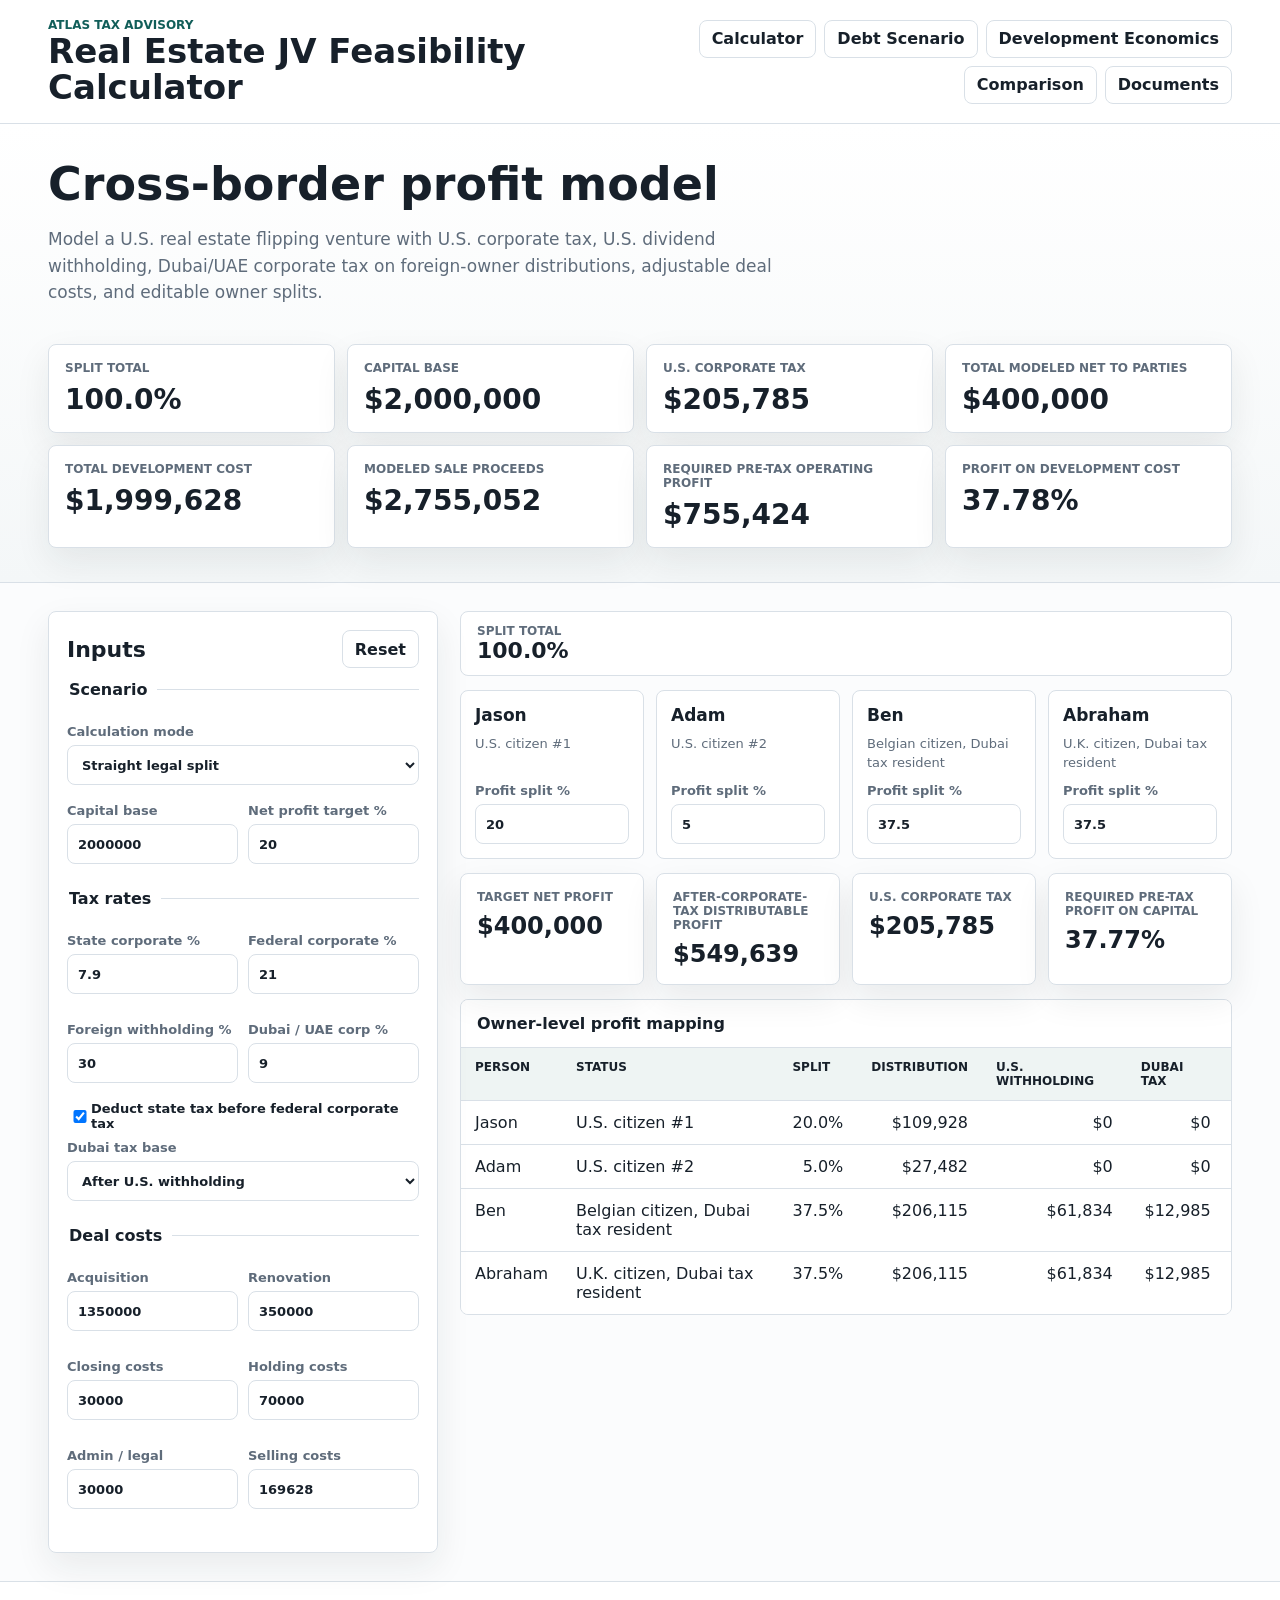
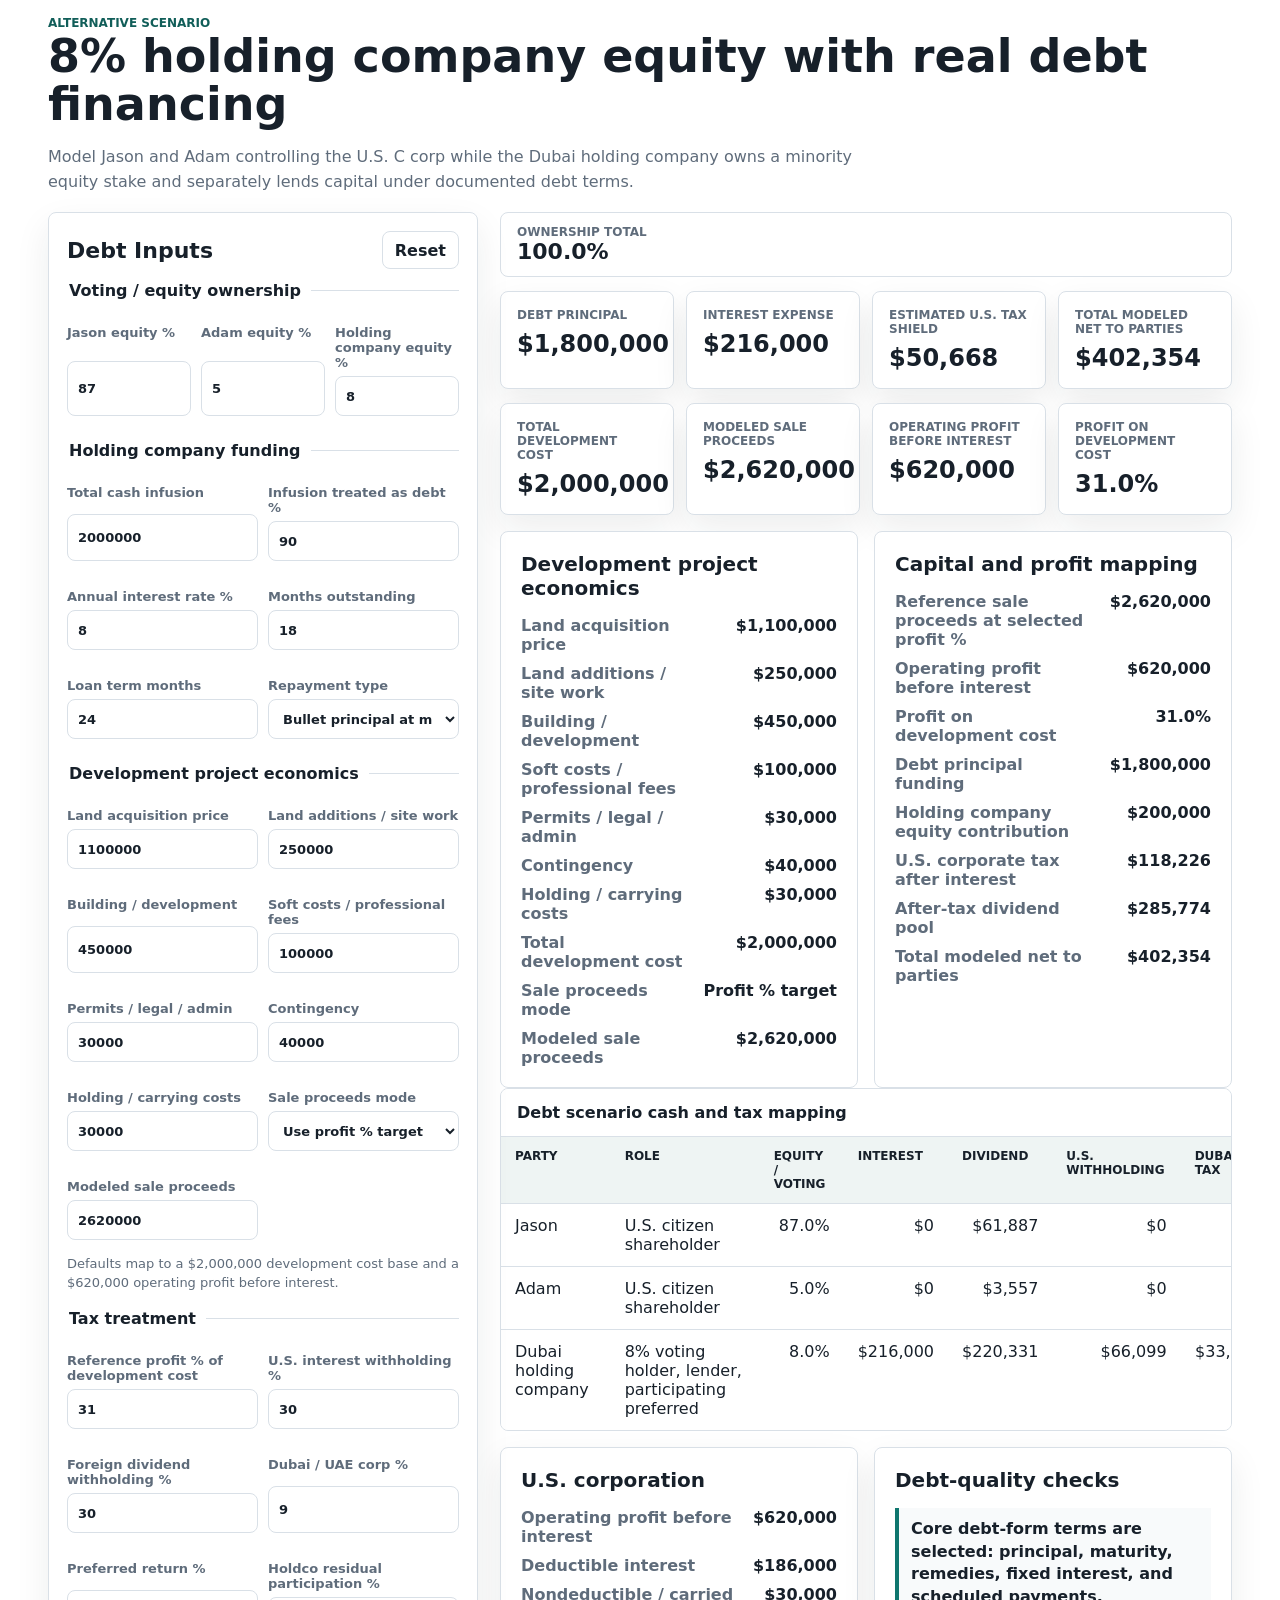
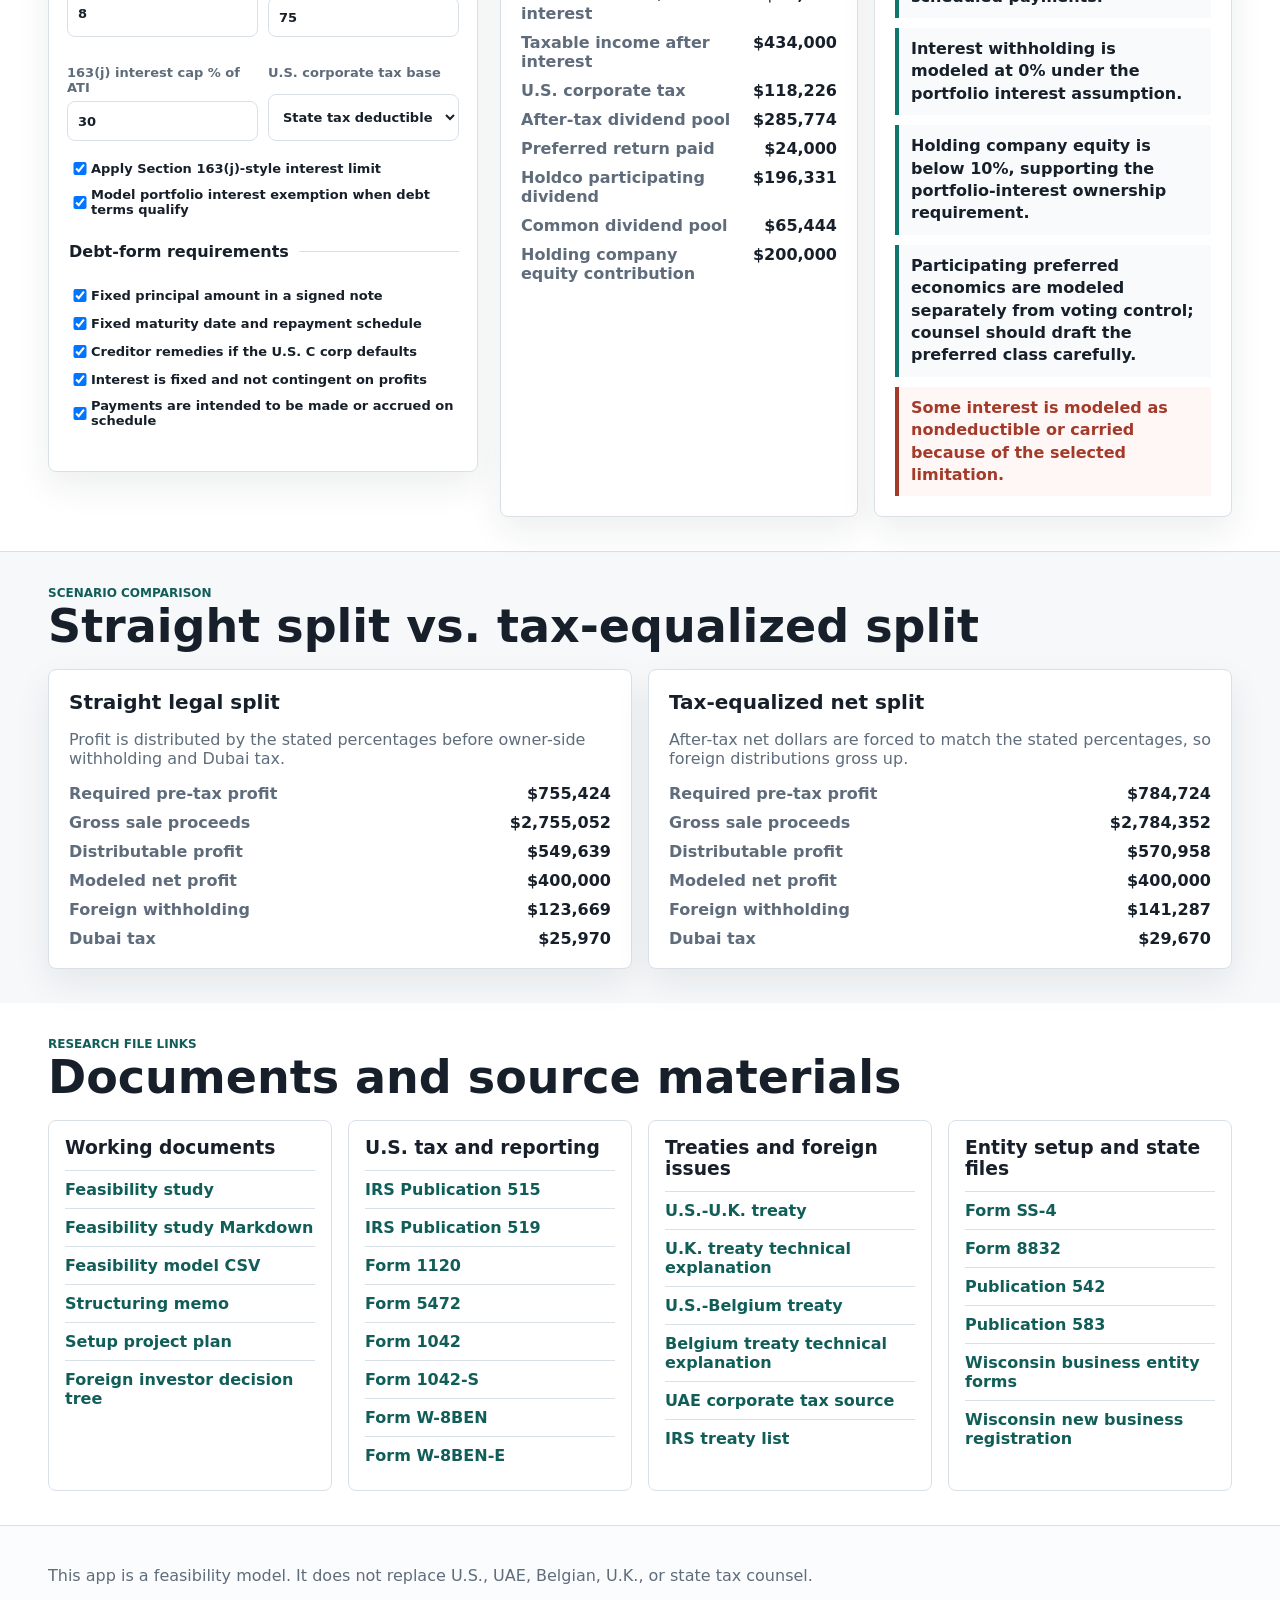
<file: index.html>
<!doctype html>
<html lang="en">
  <head>
    <meta charset="utf-8">
    <meta name="viewport" content="width=device-width, initial-scale=1">
    <title>Real Estate JV Tax Feasibility App</title>
    <link rel="stylesheet" href="assets/styles.css?v=20260604-cross-border-metrics">
  </head>
  <body>
    <header class="topbar">
      <div>
        <p class="eyebrow">Atlas Tax Advisory</p>
        <h1>Real Estate JV Feasibility Calculator</h1>
      </div>
      <nav aria-label="Document navigation">
        <a href="#calculator">Calculator</a>
        <a href="#debt-scenario">Debt Scenario</a>
        <a href="#development-economics">Development Economics</a>
        <a href="#comparison">Comparison</a>
        <a href="#documents">Documents</a>
      </nav>
    </header>

    <main>
      <section class="summary-band" aria-labelledby="summary-title">
        <div>
          <h2 id="summary-title">Cross-border profit model</h2>
          <p>
            Model a U.S. real estate flipping venture with U.S. corporate tax, U.S. dividend withholding,
            Dubai/UAE corporate tax on foreign-owner distributions, adjustable deal costs, and editable owner splits.
          </p>
        </div>
        <div class="metric-strip comparable-metrics" aria-live="polite">
          <div>
            <span>Split total</span>
            <strong id="heroSplitTotal">100.0%</strong>
          </div>
          <div>
            <span>Capital base</span>
            <strong id="heroCapital">$2,000,000</strong>
          </div>
          <div>
            <span>U.S. corporate tax</span>
            <strong id="heroCorpTax">$0</strong>
          </div>
          <div>
            <span>Total modeled net to parties</span>
            <strong id="heroNet">$0</strong>
          </div>
          <div>
            <span>Total development cost</span>
            <strong id="heroProjectCost">$0</strong>
          </div>
          <div>
            <span>Modeled sale proceeds</span>
            <strong id="heroProceeds">$0</strong>
          </div>
          <div>
            <span>Required pre-tax operating profit</span>
            <strong id="heroPretax">$0</strong>
          </div>
          <div>
            <span>Profit on development cost</span>
            <strong id="heroProjectProfitPct">0.0%</strong>
          </div>
        </div>
      </section>

      <section id="calculator" class="layout">
        <aside class="control-panel" aria-label="Calculator inputs">
          <div class="panel-head">
            <h2>Inputs</h2>
            <button id="resetBtn" type="button">Reset</button>
          </div>

          <fieldset>
            <legend>Scenario</legend>
            <label>
              <span>Calculation mode</span>
              <select id="mode">
                <option value="legal">Straight legal split</option>
                <option value="equalized">Tax-equalized net split</option>
              </select>
            </label>
            <div class="two-col">
              <label>
                <span>Capital base</span>
                <input id="capital" type="number" min="0" step="10000" value="2000000">
              </label>
              <label>
                <span>Net profit target %</span>
                <input id="targetNetPct" type="number" min="0" step="0.1" value="20">
              </label>
            </div>
          </fieldset>

          <fieldset>
            <legend>Tax rates</legend>
            <div class="two-col">
              <label>
                <span>State corporate %</span>
                <input id="stateTax" type="number" min="0" step="0.1" value="7.9">
              </label>
              <label>
                <span>Federal corporate %</span>
                <input id="federalTax" type="number" min="0" step="0.1" value="21">
              </label>
              <label>
                <span>Foreign withholding %</span>
                <input id="withholdingTax" type="number" min="0" step="0.1" value="30">
              </label>
              <label>
                <span>Dubai / UAE corp %</span>
                <input id="uaeTax" type="number" min="0" step="0.1" value="9">
              </label>
            </div>
            <label class="check-row">
              <input id="stateDeductible" type="checkbox" checked>
              <span>Deduct state tax before federal corporate tax</span>
            </label>
            <label>
              <span>Dubai tax base</span>
              <select id="uaeTaxBase">
                <option value="afterWithholding">After U.S. withholding</option>
                <option value="beforeWithholding">Before U.S. withholding</option>
              </select>
            </label>
          </fieldset>

          <fieldset>
            <legend>Deal costs</legend>
            <div class="two-col">
              <label>
                <span>Acquisition</span>
                <input id="acquisitionCost" type="number" min="0" step="10000" value="1350000">
              </label>
              <label>
                <span>Renovation</span>
                <input id="renovationCost" type="number" min="0" step="10000" value="350000">
              </label>
              <label>
                <span>Closing costs</span>
                <input id="closingCost" type="number" min="0" step="1000" value="30000">
              </label>
              <label>
                <span>Holding costs</span>
                <input id="holdingCost" type="number" min="0" step="1000" value="70000">
              </label>
              <label>
                <span>Admin / legal</span>
                <input id="adminCost" type="number" min="0" step="1000" value="30000">
              </label>
              <label>
                <span>Selling costs</span>
                <input id="sellingCost" type="number" min="0" step="1000" value="169628">
              </label>
            </div>
          </fieldset>
        </aside>

        <section class="workspace" aria-label="Calculator results">
          <div class="status-row">
            <div>
              <span>Split total</span>
              <strong id="splitTotal">100.0%</strong>
            </div>
            <p id="splitWarning" class="warning" role="status"></p>
          </div>

          <div class="owners" id="owners"></div>

          <div class="result-grid">
            <article>
              <span>Target net profit</span>
              <strong id="targetNet">$0</strong>
            </article>
            <article>
              <span>After-corporate-tax distributable profit</span>
              <strong id="distributableProfit">$0</strong>
            </article>
            <article>
              <span>U.S. corporate tax</span>
              <strong id="corpTaxTotal">$0</strong>
            </article>
            <article>
              <span>Required pre-tax profit on capital</span>
              <strong id="pretaxPct">0.0%</strong>
            </article>
          </div>

          <div class="table-wrap">
            <table>
              <caption>Owner-level profit mapping</caption>
              <thead>
                <tr>
                  <th>Person</th>
                  <th>Status</th>
                  <th>Split</th>
                  <th>Distribution</th>
                  <th>U.S. withholding</th>
                  <th>Dubai tax</th>
                  <th>Modeled net</th>
                </tr>
              </thead>
              <tbody id="ownerRows"></tbody>
            </table>
          </div>
        </section>
      </section>

      <section id="debt-scenario" class="debt-band" aria-labelledby="debt-title">
        <div class="section-title">
          <p class="eyebrow">Alternative scenario</p>
          <h2 id="debt-title">8% holding company equity with real debt financing</h2>
          <p>
            Model Jason and Adam controlling the U.S. C corp while the Dubai holding company owns a minority
            equity stake and separately lends capital under documented debt terms.
          </p>
        </div>

        <div class="debt-layout">
          <aside class="control-panel debt-panel" aria-label="Debt scenario inputs">
            <div class="panel-head">
              <h2>Debt Inputs</h2>
              <button id="debtResetBtn" type="button">Reset</button>
            </div>

            <fieldset>
              <legend>Voting / equity ownership</legend>
              <div class="three-col">
                <label>
                  <span>Jason equity %</span>
                  <input id="debtJasonEquity" type="number" min="0" step="0.1" value="87">
                </label>
                <label>
                  <span>Adam equity %</span>
                  <input id="debtAdamEquity" type="number" min="0" step="0.1" value="5">
                </label>
                <label>
                  <span>Holding company equity %</span>
                  <input id="debtHoldcoEquity" type="number" min="0" step="0.1" value="8">
                </label>
              </div>
            </fieldset>

            <fieldset>
              <legend>Holding company funding</legend>
              <div class="two-col">
                <label>
                  <span>Total cash infusion</span>
                  <input id="holdcoInfusion" type="number" min="0" step="10000" value="2000000">
                </label>
                <label>
                  <span>Infusion treated as debt %</span>
                  <input id="debtFundingPct" type="number" min="0" max="100" step="1" value="90">
                </label>
                <label>
                  <span>Annual interest rate %</span>
                  <input id="interestRate" type="number" min="0" step="0.1" value="8">
                </label>
                <label>
                  <span>Months outstanding</span>
                  <input id="monthsOutstanding" type="number" min="1" step="1" value="18">
                </label>
                <label>
                  <span>Loan term months</span>
                  <input id="loanTermMonths" type="number" min="1" step="1" value="24">
                </label>
                <label>
                  <span>Repayment type</span>
                  <select id="repaymentType">
                    <option value="bullet">Bullet principal at maturity</option>
                    <option value="amortizing">Level principal amortization</option>
                  </select>
                </label>
              </div>
            </fieldset>

            <fieldset id="development-economics">
              <legend>Development project economics</legend>
              <div class="two-col">
                <label>
                  <span>Land acquisition price</span>
                  <input id="devLandCost" type="number" min="0" step="10000" value="1100000">
                </label>
                <label>
                  <span>Land additions / site work</span>
                  <input id="devLandImprovements" type="number" min="0" step="10000" value="250000">
                </label>
                <label>
                  <span>Building / development</span>
                  <input id="devHardCosts" type="number" min="0" step="10000" value="450000">
                </label>
                <label>
                  <span>Soft costs / professional fees</span>
                  <input id="devSoftCosts" type="number" min="0" step="5000" value="100000">
                </label>
                <label>
                  <span>Permits / legal / admin</span>
                  <input id="devAdminCosts" type="number" min="0" step="5000" value="30000">
                </label>
                <label>
                  <span>Contingency</span>
                  <input id="devContingency" type="number" min="0" step="5000" value="40000">
                </label>
                <label>
                  <span>Holding / carrying costs</span>
                  <input id="devCarryingCosts" type="number" min="0" step="5000" value="30000">
                </label>
                <label>
                  <span>Sale proceeds mode</span>
                  <select id="devSaleMode">
                    <option value="targetProfit">Use profit % target</option>
                    <option value="manualSale">Use manual sale proceeds</option>
                  </select>
                </label>
                <label>
                  <span>Modeled sale proceeds</span>
                  <input id="devSaleProceeds" type="number" min="0" step="10000" value="2620000">
                </label>
              </div>
              <p class="field-note">
                Defaults map to a $2,000,000 development cost base and a $620,000 operating profit before interest.
              </p>
            </fieldset>

            <fieldset>
              <legend>Tax treatment</legend>
              <div class="two-col">
                <label>
                  <span>Reference profit % of development cost</span>
                  <input id="debtOperatingProfitPct" type="number" min="0" step="0.1" value="31">
                </label>
                <label>
                  <span>U.S. interest withholding %</span>
                  <input id="interestWithholdingRate" type="number" min="0" step="0.1" value="30">
                </label>
                <label>
                  <span>Foreign dividend withholding %</span>
                  <input id="debtDividendWithholdingRate" type="number" min="0" step="0.1" value="30">
                </label>
                <label>
                  <span>Dubai / UAE corp %</span>
                  <input id="debtUaeTaxRate" type="number" min="0" step="0.1" value="9">
                </label>
                <label>
                  <span>Preferred return %</span>
                  <input id="preferredReturnRate" type="number" min="0" step="0.1" value="8">
                </label>
                <label>
                  <span>Holdco residual participation %</span>
                  <input id="preferredParticipationPct" type="number" min="0" max="100" step="0.1" value="75">
                </label>
                <label>
                  <span>163(j) interest cap % of ATI</span>
                  <input id="interestLimitPct" type="number" min="0" step="1" value="30">
                </label>
                <label>
                  <span>U.S. corporate tax base</span>
                  <select id="debtStateDeductible">
                    <option value="yes">State tax deductible federally</option>
                    <option value="no">State tax not deductible federally</option>
                  </select>
                </label>
              </div>
              <label class="check-row">
                <input id="applyInterestLimit" type="checkbox" checked>
                <span>Apply Section 163(j)-style interest limit</span>
              </label>
              <label class="check-row">
                <input id="portfolioInterestExemption" type="checkbox" checked>
                <span>Model portfolio interest exemption when debt terms qualify</span>
              </label>
            </fieldset>

            <fieldset>
              <legend>Debt-form requirements</legend>
              <label class="check-row">
                <input id="fixedPrincipal" type="checkbox" checked>
                <span>Fixed principal amount in a signed note</span>
              </label>
              <label class="check-row">
                <input id="fixedMaturity" type="checkbox" checked>
                <span>Fixed maturity date and repayment schedule</span>
              </label>
              <label class="check-row">
                <input id="creditorRights" type="checkbox" checked>
                <span>Creditor remedies if the U.S. C corp defaults</span>
              </label>
              <label class="check-row">
                <input id="nonContingentInterest" type="checkbox" checked>
                <span>Interest is fixed and not contingent on profits</span>
              </label>
              <label class="check-row">
                <input id="actualPaymentIntent" type="checkbox" checked>
                <span>Payments are intended to be made or accrued on schedule</span>
              </label>
            </fieldset>
          </aside>

          <section class="workspace" aria-label="Debt scenario results">
            <div class="status-row">
              <div>
                <span>Ownership total</span>
                <strong id="debtOwnershipTotal">100.0%</strong>
              </div>
              <p id="debtWarning" class="warning" role="status"></p>
            </div>

            <div class="result-grid debt-results">
              <article>
                <span>Debt principal</span>
                <strong id="debtPrincipal">$0</strong>
              </article>
              <article>
                <span>Interest expense</span>
                <strong id="interestExpense">$0</strong>
              </article>
              <article>
                <span>Estimated U.S. tax shield</span>
                <strong id="taxShield">$0</strong>
              </article>
              <article>
                <span>Total modeled net to parties</span>
                <strong id="debtModeledNet">$0</strong>
              </article>
            </div>

            <div class="result-grid development-results">
              <article>
                <span>Total development cost</span>
                <strong id="devTotalCost">$2,000,000</strong>
              </article>
              <article>
                <span>Modeled sale proceeds</span>
                <strong id="devModeledSale">$2,620,000</strong>
              </article>
              <article>
                <span>Operating profit before interest</span>
                <strong id="devOperatingProfit">$620,000</strong>
              </article>
              <article>
                <span>Profit on development cost</span>
                <strong id="devProfitPct">31.0%</strong>
              </article>
            </div>

            <div class="project-economics-grid">
              <article>
                <h3>Development project economics</h3>
                <dl id="developmentSummary">
                  <dt>Land acquisition price</dt><dd>$1,100,000</dd>
                  <dt>Land additions / site work</dt><dd>$250,000</dd>
                  <dt>Building / development</dt><dd>$450,000</dd>
                  <dt>Soft costs / professional fees</dt><dd>$100,000</dd>
                  <dt>Permits / legal / admin</dt><dd>$30,000</dd>
                  <dt>Contingency</dt><dd>$40,000</dd>
                  <dt>Holding / carrying costs</dt><dd>$30,000</dd>
                  <dt>Total development cost</dt><dd>$2,000,000</dd>
                  <dt>Sale proceeds mode</dt><dd>Profit % target</dd>
                  <dt>Modeled sale proceeds</dt><dd>$2,620,000</dd>
                </dl>
              </article>
              <article>
                <h3>Capital and profit mapping</h3>
                <dl id="capitalMappingSummary">
                  <dt>Reference sale proceeds at selected profit %</dt><dd>$2,620,000</dd>
                  <dt>Operating profit before interest</dt><dd>$620,000</dd>
                  <dt>Profit on development cost</dt><dd>31.0%</dd>
                  <dt>Debt principal funding</dt><dd>$1,350,000</dd>
                  <dt>Holding company equity contribution</dt><dd>$150,000</dd>
                  <dt>U.S. corporate tax after interest</dt><dd>$118,226</dd>
                  <dt>After-tax dividend pool</dt><dd>$285,774</dd>
                  <dt>Total modeled net to parties</dt><dd>$402,899</dd>
                </dl>
              </article>
            </div>

            <div class="table-wrap">
              <table>
                <caption>Debt scenario cash and tax mapping</caption>
                <thead>
                  <tr>
                    <th>Party</th>
                    <th>Role</th>
                    <th>Equity / voting</th>
                    <th>Interest</th>
                    <th>Dividend</th>
                    <th>U.S. withholding</th>
                    <th>Dubai tax</th>
                    <th>Modeled net</th>
                  </tr>
                </thead>
                <tbody id="debtRows"></tbody>
              </table>
            </div>

            <div class="compare-grid debt-detail-grid">
              <article>
                <h3>U.S. corporation</h3>
                <dl id="debtCorpSummary"></dl>
              </article>
              <article>
                <h3>Debt-quality checks</h3>
                <ul id="debtQualityList" class="risk-list"></ul>
              </article>
            </div>
          </section>
        </div>
      </section>

      <section id="comparison" class="comparison-band" aria-labelledby="comparison-title">
        <div class="section-title">
          <p class="eyebrow">Scenario comparison</p>
          <h2 id="comparison-title">Straight split vs. tax-equalized split</h2>
        </div>
        <div class="compare-grid">
          <article>
            <h3>Straight legal split</h3>
            <p>Profit is distributed by the stated percentages before owner-side withholding and Dubai tax.</p>
            <dl id="legalSummary"></dl>
          </article>
          <article>
            <h3>Tax-equalized net split</h3>
            <p>After-tax net dollars are forced to match the stated percentages, so foreign distributions gross up.</p>
            <dl id="equalizedSummary"></dl>
          </article>
        </div>
      </section>

      <section id="documents" class="documents-band" aria-labelledby="documents-title">
        <div class="section-title">
          <p class="eyebrow">Research file links</p>
          <h2 id="documents-title">Documents and source materials</h2>
        </div>
        <div class="document-grid">
          <article>
            <h3>Working documents</h3>
            <a href="research/real-estate-jv-tax-2026-06-03/feasibility-study-20pct-net-profit.html">Feasibility study</a>
            <a href="research/real-estate-jv-tax-2026-06-03/feasibility-study-20pct-net-profit.md">Feasibility study Markdown</a>
            <a href="research/real-estate-jv-tax-2026-06-03/feasibility-study-20pct-net-profit-model.csv">Feasibility model CSV</a>
            <a href="research/real-estate-jv-tax-2026-06-03/structuring-memo.html">Structuring memo</a>
            <a href="research/real-estate-jv-tax-2026-06-03/project-plan.html">Setup project plan</a>
            <a href="research/real-estate-jv-tax-2026-06-03/foreign-investor-decision-tree.html">Foreign investor decision tree</a>
          </article>
          <article>
            <h3>U.S. tax and reporting</h3>
            <a href="https://www.irs.gov/pub/irs-pdf/p515.pdf">IRS Publication 515</a>
            <a href="https://www.irs.gov/pub/irs-pdf/p519.pdf">IRS Publication 519</a>
            <a href="https://www.irs.gov/pub/irs-pdf/f1120.pdf">Form 1120</a>
            <a href="https://www.irs.gov/pub/irs-pdf/f5472.pdf">Form 5472</a>
            <a href="https://www.irs.gov/pub/irs-pdf/f1042.pdf">Form 1042</a>
            <a href="https://www.irs.gov/pub/irs-pdf/f1042s.pdf">Form 1042-S</a>
            <a href="https://www.irs.gov/pub/irs-pdf/fw8ben.pdf">Form W-8BEN</a>
            <a href="https://www.irs.gov/pub/irs-pdf/fw8bene.pdf">Form W-8BEN-E</a>
          </article>
          <article>
            <h3>Treaties and foreign issues</h3>
            <a href="https://home.treasury.gov/system/files/131/Treaty-UK-7-24-2001.pdf">U.S.-U.K. treaty</a>
            <a href="https://www.irs.gov/pub/irs-trty/uktech.pdf">U.K. treaty technical explanation</a>
            <a href="https://www.irs.gov/pub/irs-trty/belgium.pdf">U.S.-Belgium treaty</a>
            <a href="https://www.irs.gov/pub/irs-trty/belgtech.pdf">Belgium treaty technical explanation</a>
            <a href="https://tax.gov.ae/en/taxes/corporate.tax.aspx">UAE corporate tax source</a>
            <a href="https://www.irs.gov/businesses/international-businesses/united-states-income-tax-treaties-a-to-z">IRS treaty list</a>
          </article>
          <article>
            <h3>Entity setup and state files</h3>
            <a href="https://www.irs.gov/pub/irs-pdf/fss4.pdf">Form SS-4</a>
            <a href="https://www.irs.gov/pub/irs-pdf/f8832.pdf">Form 8832</a>
            <a href="https://www.irs.gov/pub/irs-pdf/p542.pdf">Publication 542</a>
            <a href="https://www.irs.gov/pub/irs-pdf/p583.pdf">Publication 583</a>
            <a href="https://wdfi.org/corporations/forms/">Wisconsin business entity forms</a>
            <a href="https://www.revenue.wi.gov/Pages/Businesses/New-Business-home.aspx">Wisconsin new business registration</a>
          </article>
        </div>
      </section>
    </main>

    <footer>
      <p>This app is a feasibility model. It does not replace U.S., UAE, Belgian, U.K., or state tax counsel.</p>
    </footer>

    <script src="assets/app.js?v=20260604-cross-border-metrics"></script>
  </body>
</html>
</file>
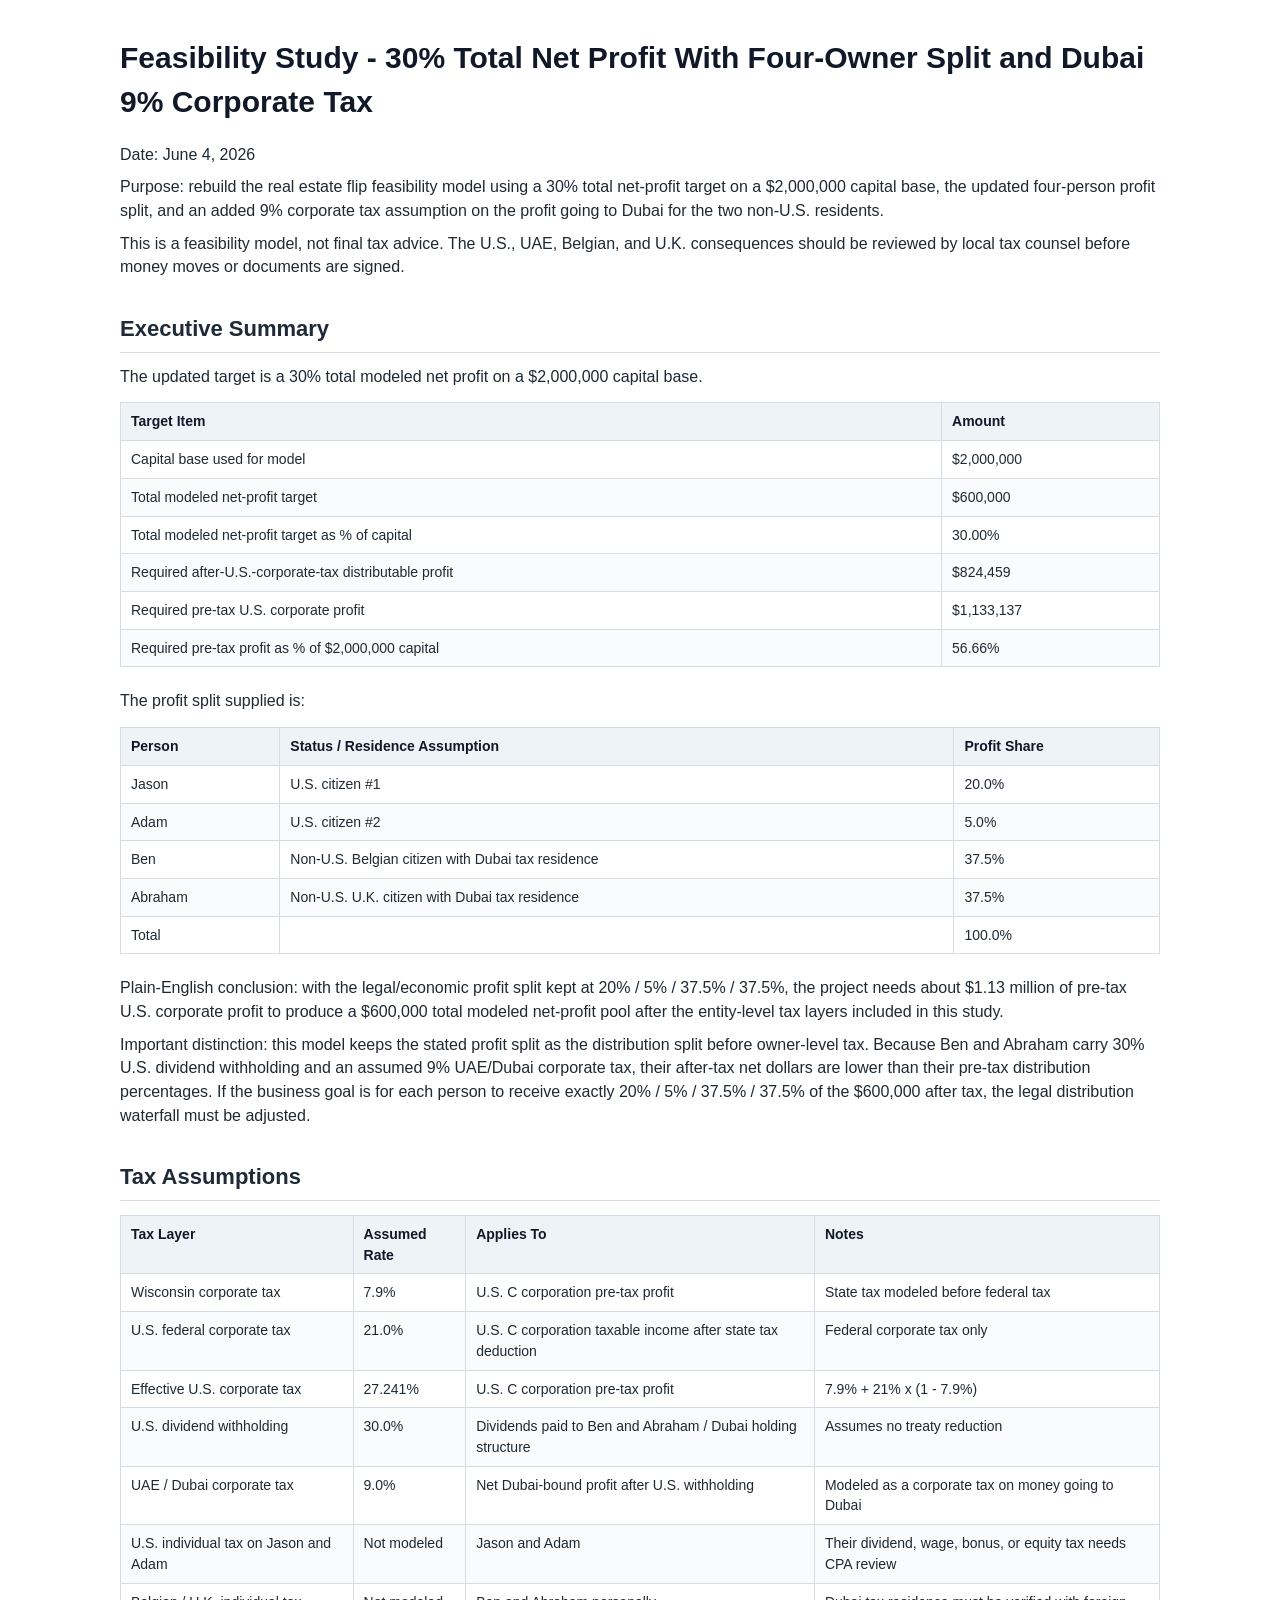
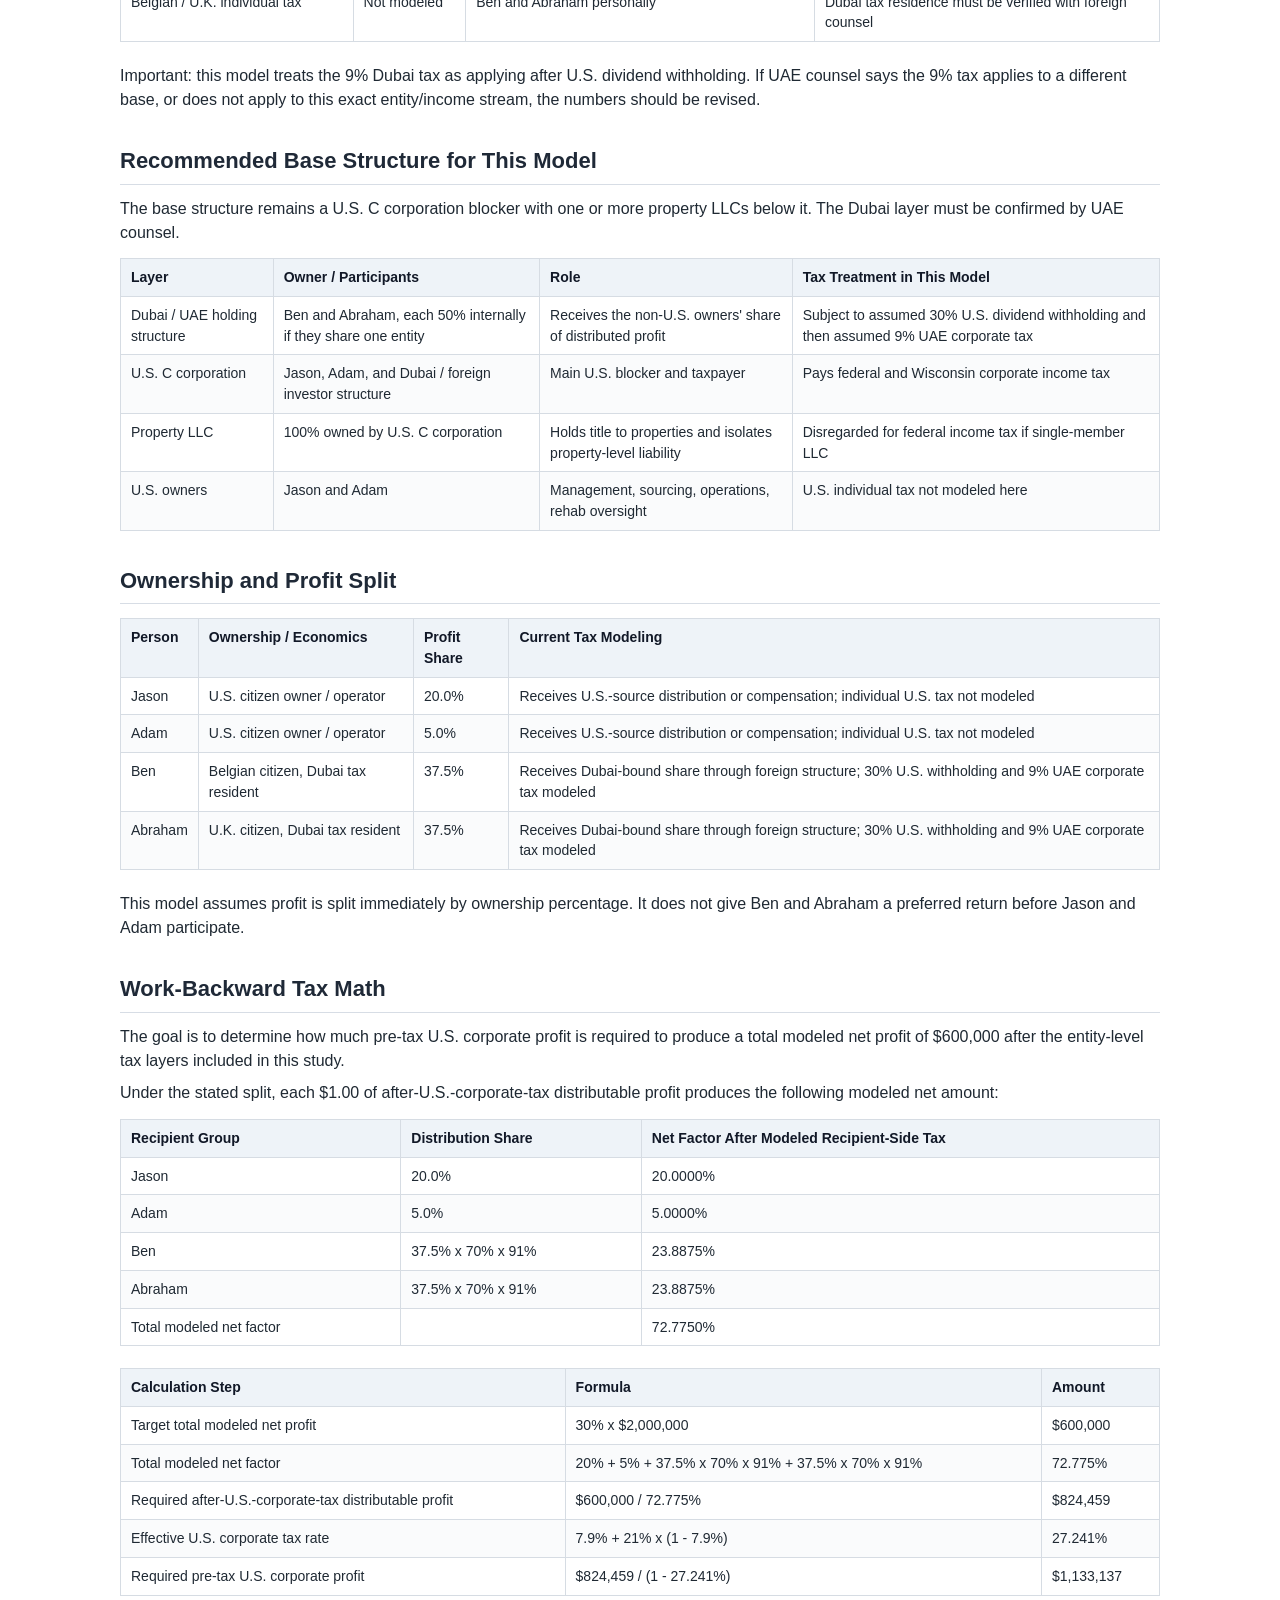
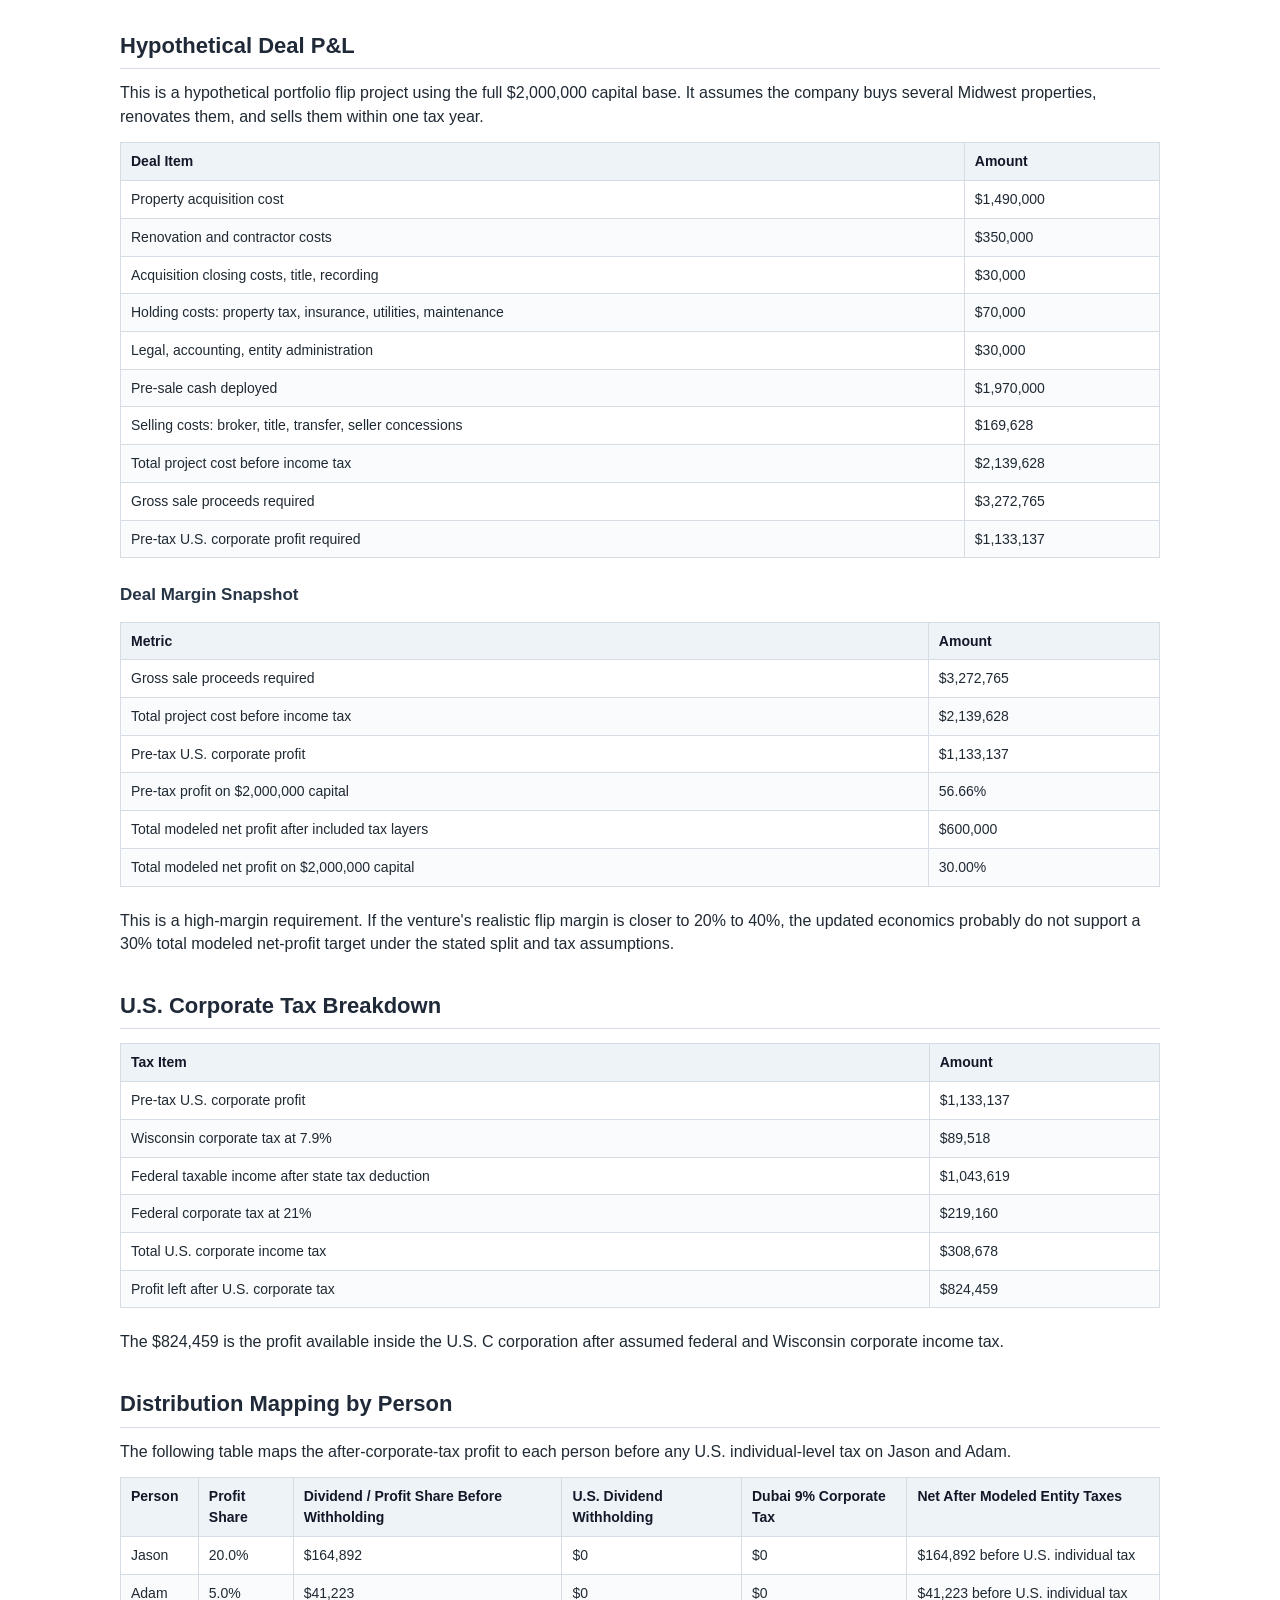
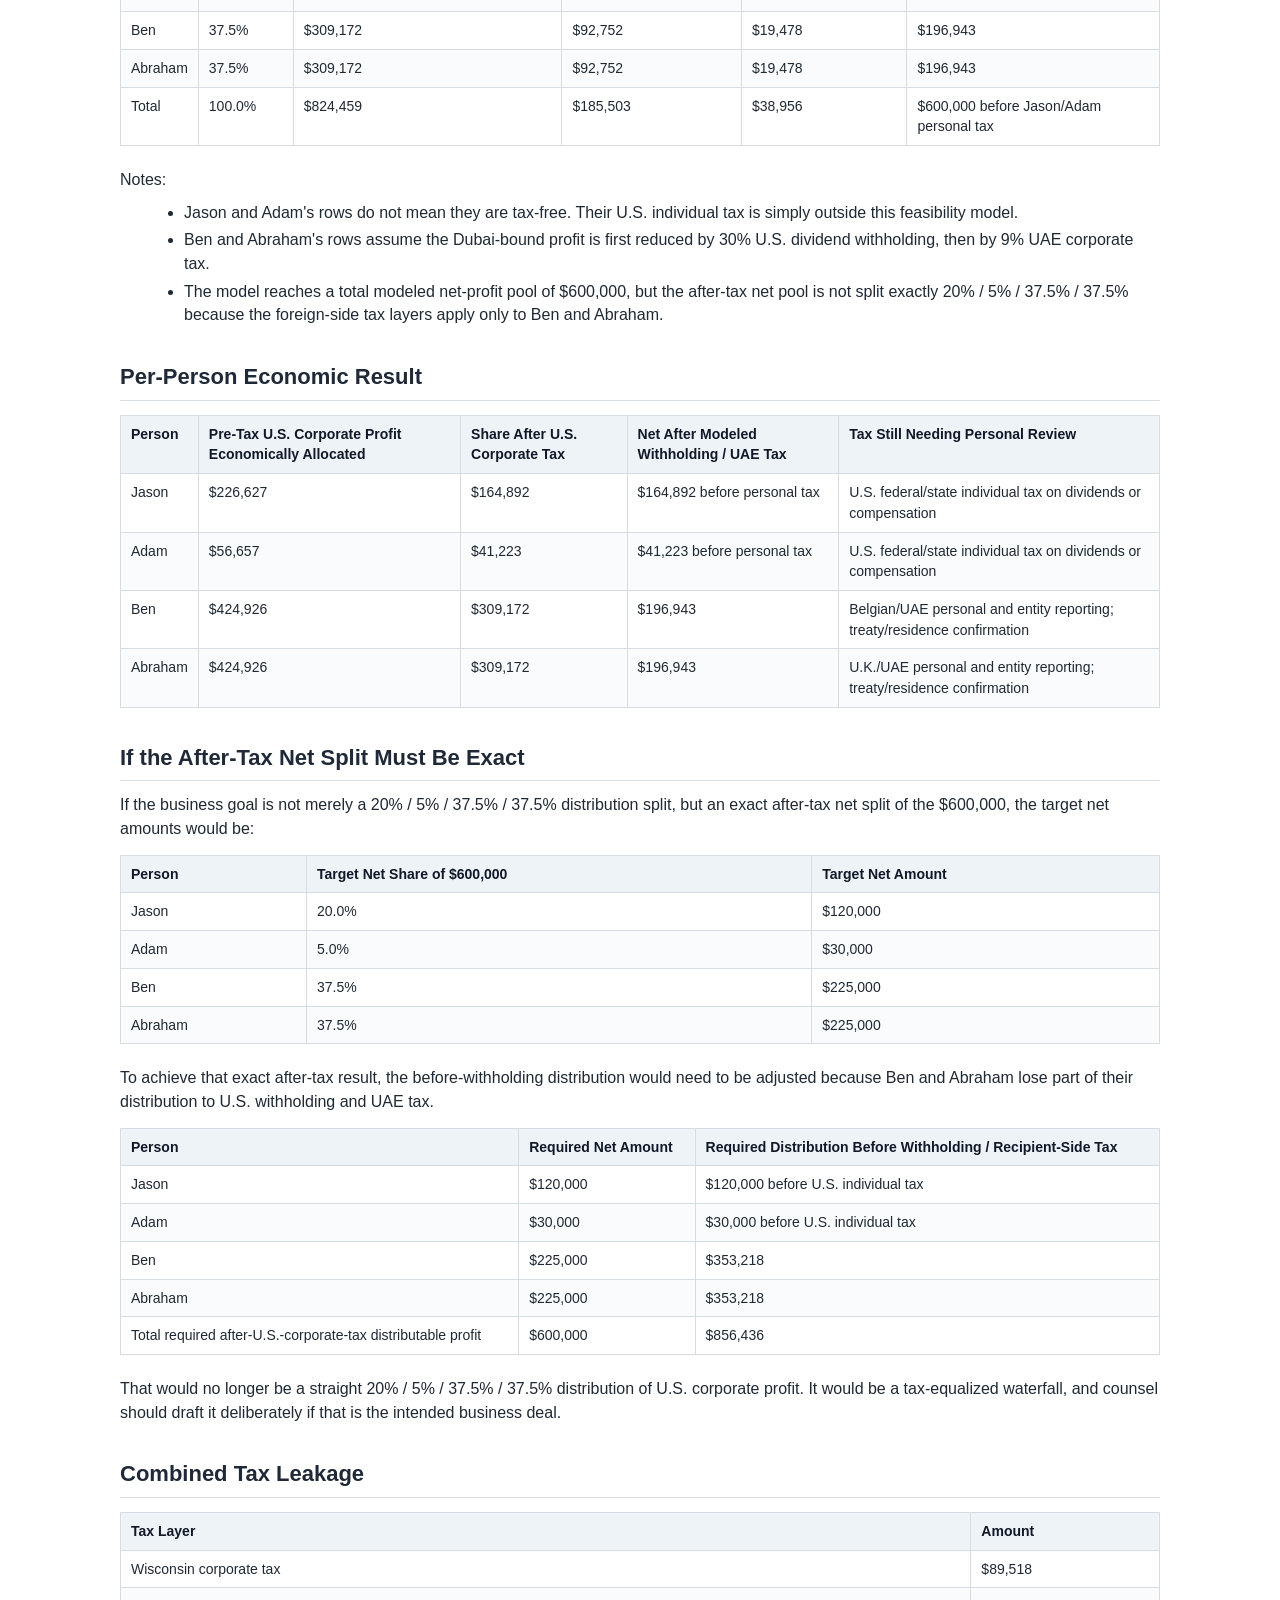
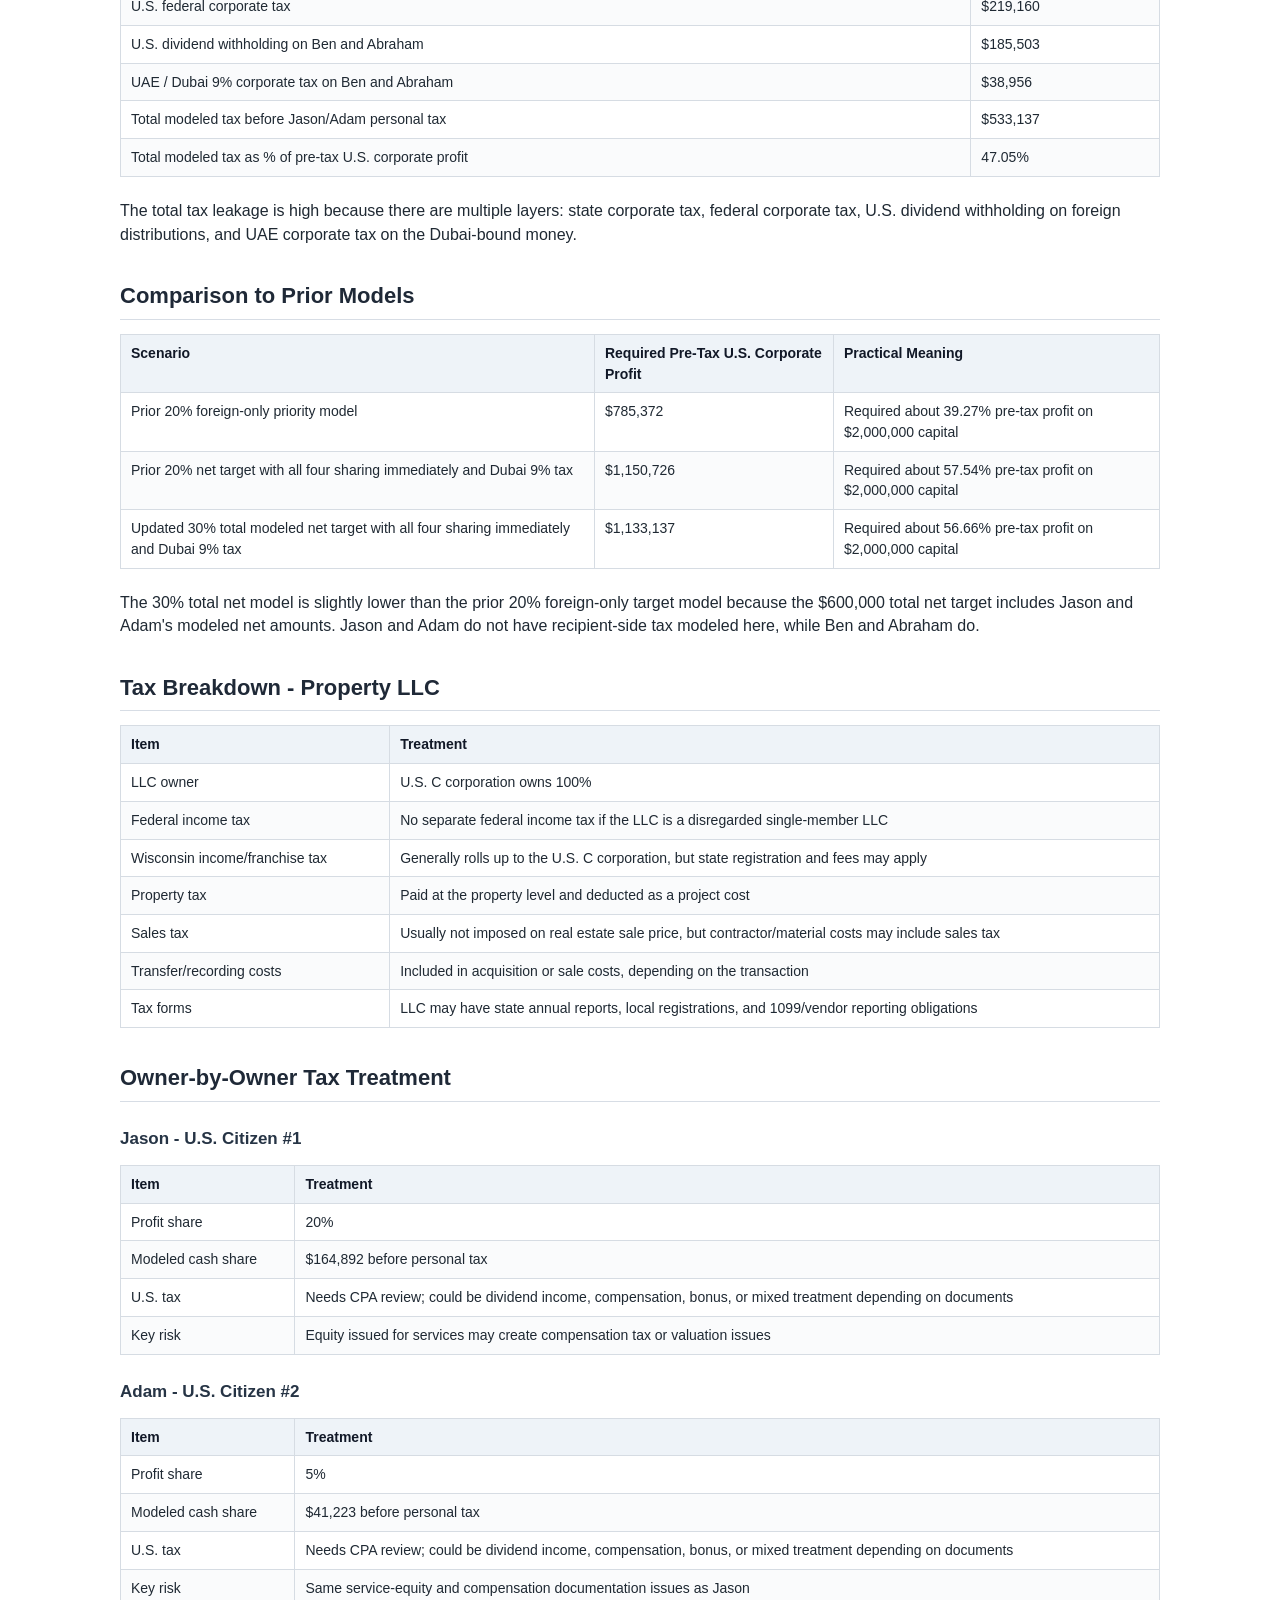
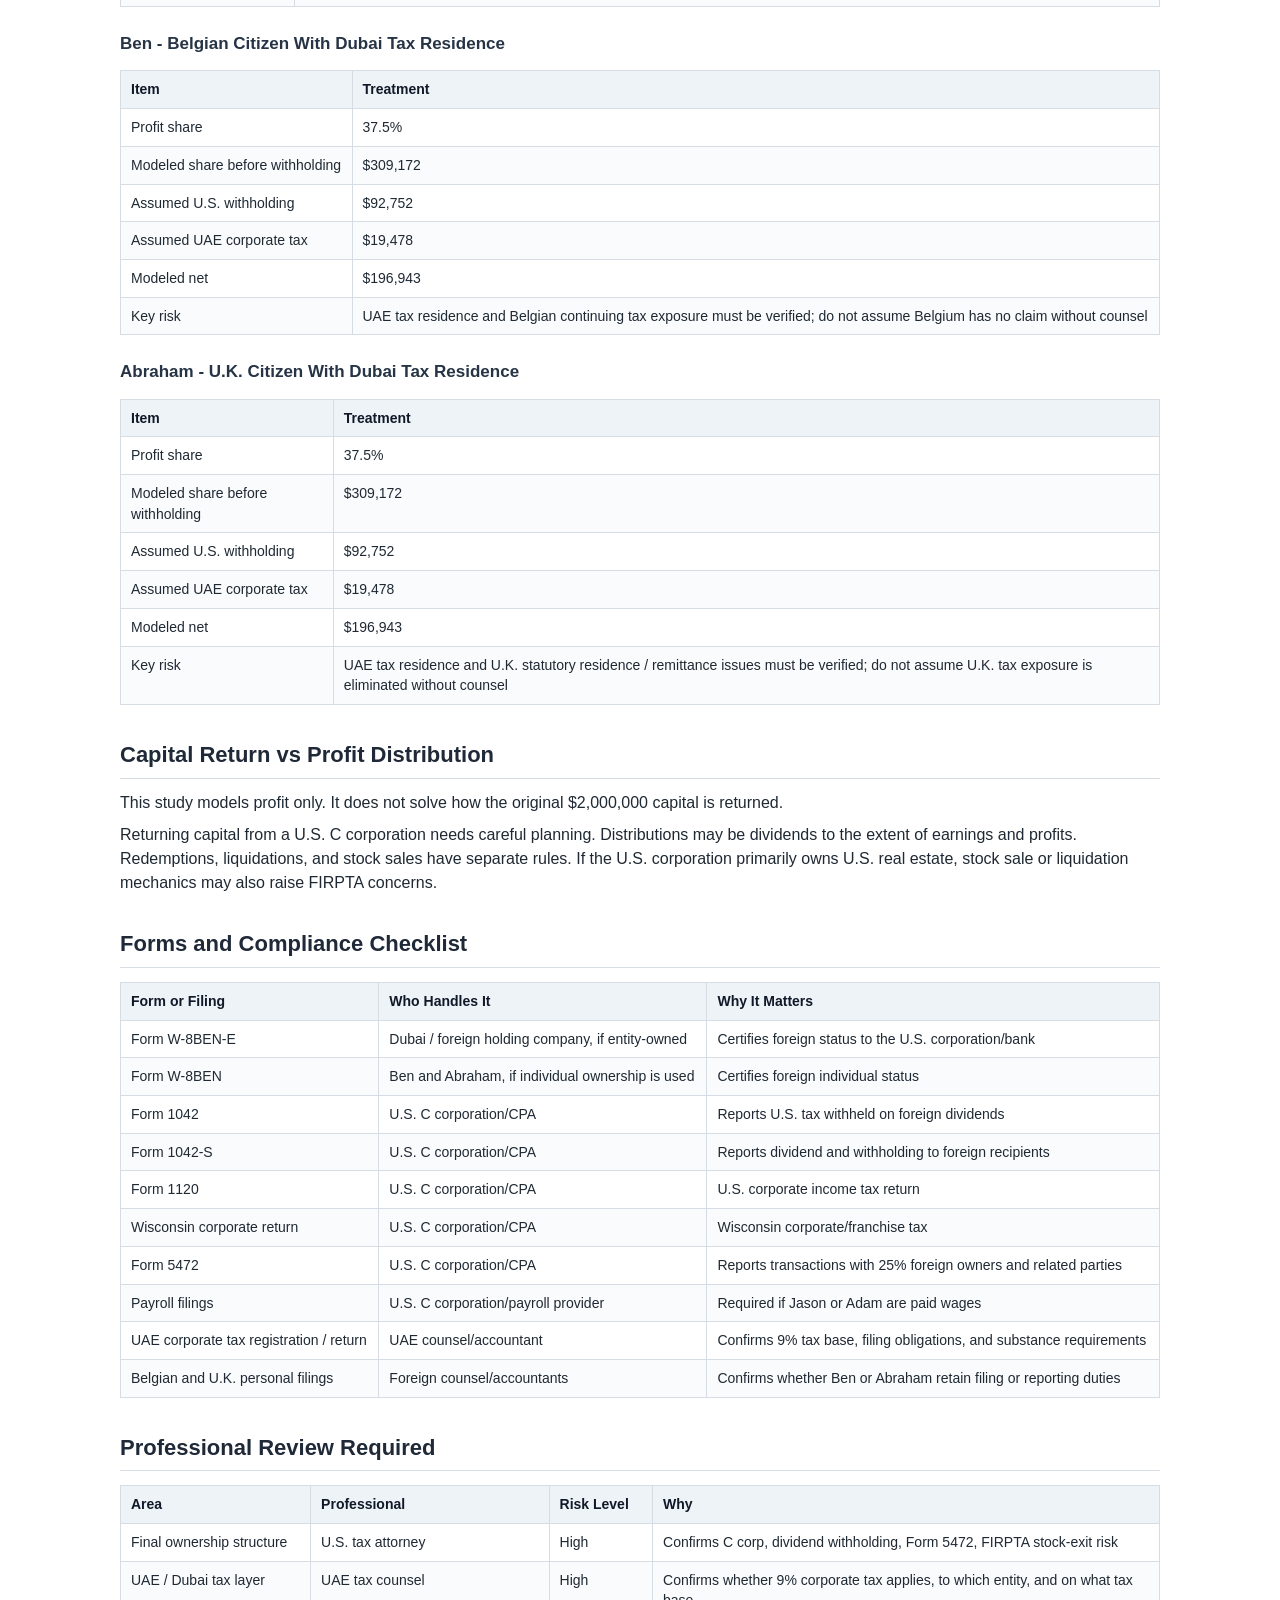
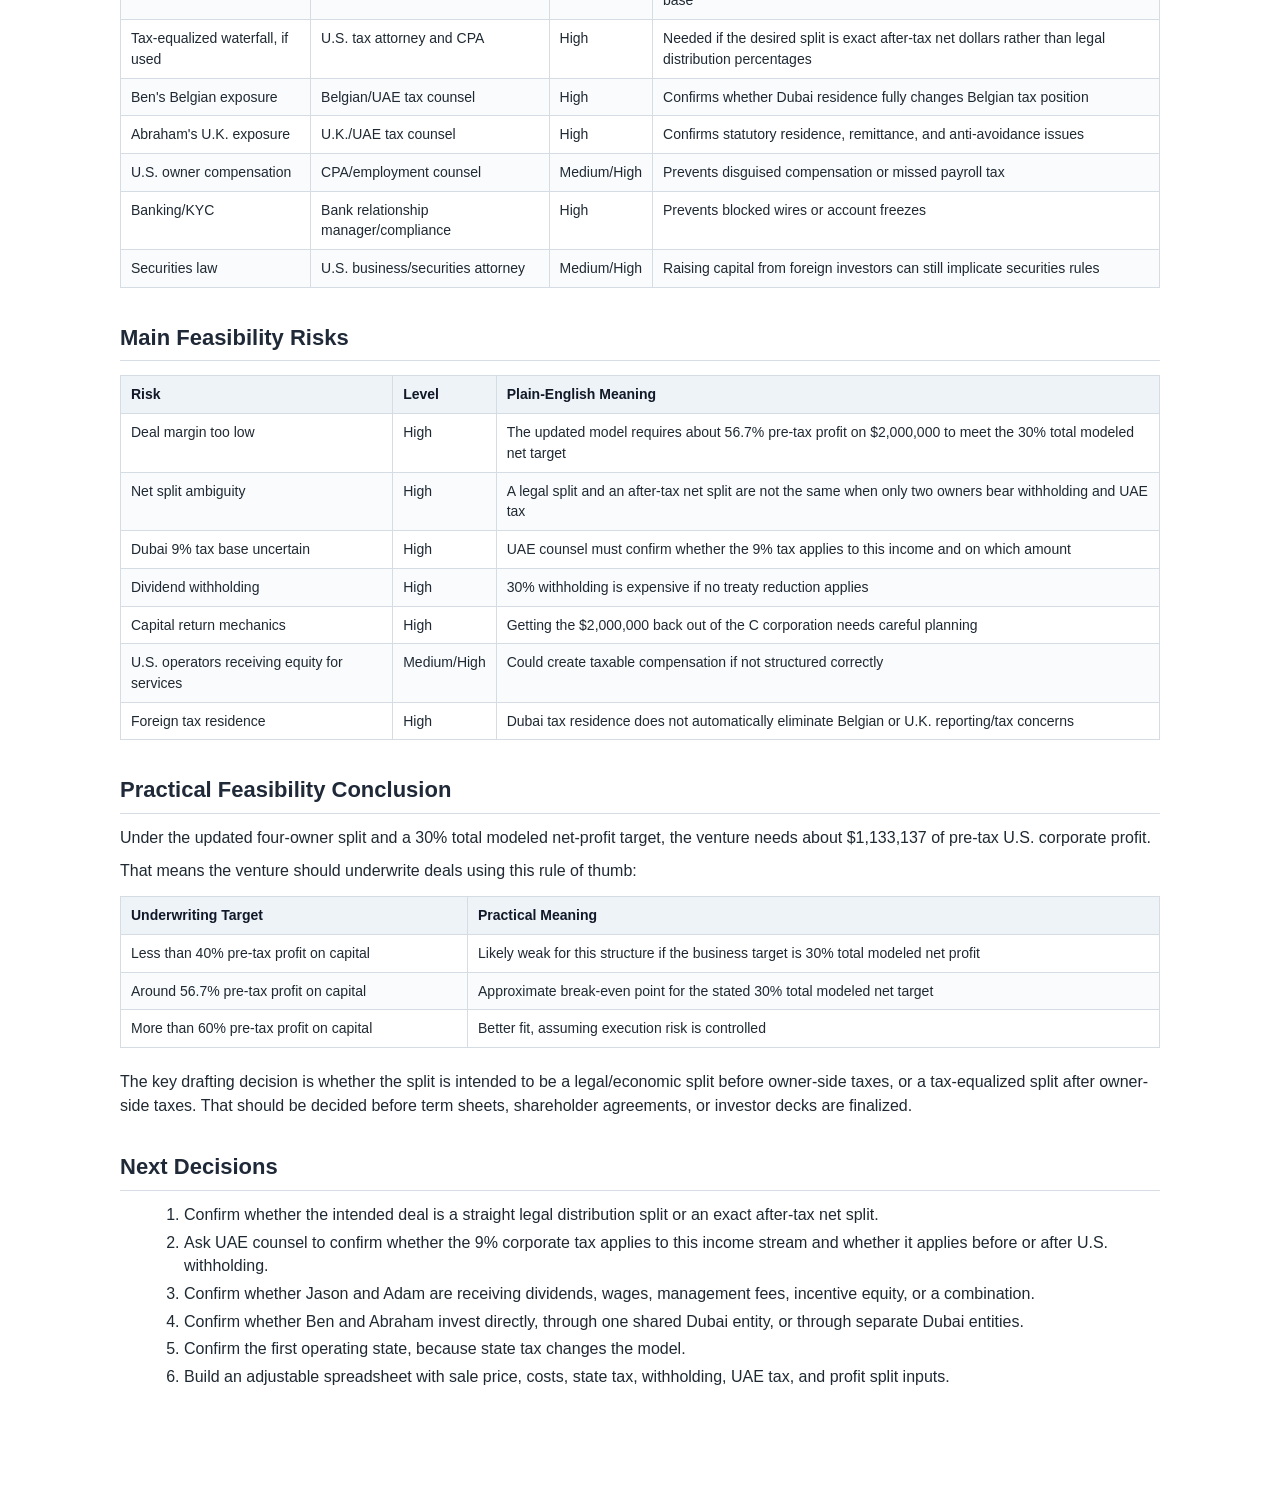
<file: research/real-estate-jv-tax-2026-06-03/feasibility-study-20pct-net-profit.html>
<!doctype html>
<html><head><meta charset="utf-8"><title>U.S. Real Estate JV Setup Project Plan</title><style>
body { font-family: Arial, Helvetica, sans-serif; line-height: 1.48; color: #1f2933; max-width: 1040px; margin: 36px auto; padding: 0 28px 60px; }
h1 { font-size: 30px; margin: 0 0 18px; color: #111827; }
h2 { font-size: 22px; margin: 34px 0 12px; border-bottom: 1px solid #d7dde5; padding-bottom: 6px; color: #1f2937; }
h3 { font-size: 17px; margin: 24px 0 8px; color: #263445; }
p { margin: 9px 0; }
table { border-collapse: collapse; width: 100%; margin: 14px 0 22px; font-size: 14px; }
th, td { border: 1px solid #d6dce3; padding: 8px 10px; vertical-align: top; }
th { background: #eef3f8; color: #111827; text-align: left; }
tr:nth-child(even) td { background: #fafbfc; }
ol, ul { margin: 9px 0 16px 24px; }
li { margin: 4px 0; }
@media print { body { max-width: none; margin: 0.55in; padding: 0; } h2 { break-after: avoid; } table { break-inside: avoid; } }
</style></head><body>
<h1>Feasibility Study - 30% Total Net Profit With Four-Owner Split and Dubai 9% Corporate Tax</h1>
<p>Date: June 4, 2026</p>
<p>Purpose: rebuild the real estate flip feasibility model using a 30% total net-profit target on a $2,000,000 capital base, the updated four-person profit split, and an added 9% corporate tax assumption on the profit going to Dubai for the two non-U.S. residents.</p>
<p>This is a feasibility model, not final tax advice. The U.S., UAE, Belgian, and U.K. consequences should be reviewed by local tax counsel before money moves or documents are signed.</p>
<h2>Executive Summary</h2>
<p>The updated target is a 30% total modeled net profit on a $2,000,000 capital base.</p>
<table><thead><tr><th>Target Item</th><th>Amount</th></tr></thead><tbody><tr><td>Capital base used for model</td><td>$2,000,000</td></tr><tr><td>Total modeled net-profit target</td><td>$600,000</td></tr><tr><td>Total modeled net-profit target as % of capital</td><td>30.00%</td></tr><tr><td>Required after-U.S.-corporate-tax distributable profit</td><td>$824,459</td></tr><tr><td>Required pre-tax U.S. corporate profit</td><td>$1,133,137</td></tr><tr><td>Required pre-tax profit as % of $2,000,000 capital</td><td>56.66%</td></tr></tbody></table>
<p>The profit split supplied is:</p>
<table><thead><tr><th>Person</th><th>Status / Residence Assumption</th><th>Profit Share</th></tr></thead><tbody><tr><td>Jason</td><td>U.S. citizen #1</td><td>20.0%</td></tr><tr><td>Adam</td><td>U.S. citizen #2</td><td>5.0%</td></tr><tr><td>Ben</td><td>Non-U.S. Belgian citizen with Dubai tax residence</td><td>37.5%</td></tr><tr><td>Abraham</td><td>Non-U.S. U.K. citizen with Dubai tax residence</td><td>37.5%</td></tr><tr><td>Total</td><td></td><td>100.0%</td></tr></tbody></table>
<p>Plain-English conclusion: with the legal/economic profit split kept at 20% / 5% / 37.5% / 37.5%, the project needs about $1.13 million of pre-tax U.S. corporate profit to produce a $600,000 total modeled net-profit pool after the entity-level tax layers included in this study.</p>
<p>Important distinction: this model keeps the stated profit split as the distribution split before owner-level tax. Because Ben and Abraham carry 30% U.S. dividend withholding and an assumed 9% UAE/Dubai corporate tax, their after-tax net dollars are lower than their pre-tax distribution percentages. If the business goal is for each person to receive exactly 20% / 5% / 37.5% / 37.5% of the $600,000 after tax, the legal distribution waterfall must be adjusted.</p>
<h2>Tax Assumptions</h2>
<table><thead><tr><th>Tax Layer</th><th>Assumed Rate</th><th>Applies To</th><th>Notes</th></tr></thead><tbody><tr><td>Wisconsin corporate tax</td><td>7.9%</td><td>U.S. C corporation pre-tax profit</td><td>State tax modeled before federal tax</td></tr><tr><td>U.S. federal corporate tax</td><td>21.0%</td><td>U.S. C corporation taxable income after state tax deduction</td><td>Federal corporate tax only</td></tr><tr><td>Effective U.S. corporate tax</td><td>27.241%</td><td>U.S. C corporation pre-tax profit</td><td>7.9% + 21% x (1 - 7.9%)</td></tr><tr><td>U.S. dividend withholding</td><td>30.0%</td><td>Dividends paid to Ben and Abraham / Dubai holding structure</td><td>Assumes no treaty reduction</td></tr><tr><td>UAE / Dubai corporate tax</td><td>9.0%</td><td>Net Dubai-bound profit after U.S. withholding</td><td>Modeled as a corporate tax on money going to Dubai</td></tr><tr><td>U.S. individual tax on Jason and Adam</td><td>Not modeled</td><td>Jason and Adam</td><td>Their dividend, wage, bonus, or equity tax needs CPA review</td></tr><tr><td>Belgian / U.K. individual tax</td><td>Not modeled</td><td>Ben and Abraham personally</td><td>Dubai tax residence must be verified with foreign counsel</td></tr></tbody></table>
<p>Important: this model treats the 9% Dubai tax as applying after U.S. dividend withholding. If UAE counsel says the 9% tax applies to a different base, or does not apply to this exact entity/income stream, the numbers should be revised.</p>
<h2>Recommended Base Structure for This Model</h2>
<p>The base structure remains a U.S. C corporation blocker with one or more property LLCs below it. The Dubai layer must be confirmed by UAE counsel.</p>
<table><thead><tr><th>Layer</th><th>Owner / Participants</th><th>Role</th><th>Tax Treatment in This Model</th></tr></thead><tbody><tr><td>Dubai / UAE holding structure</td><td>Ben and Abraham, each 50% internally if they share one entity</td><td>Receives the non-U.S. owners' share of distributed profit</td><td>Subject to assumed 30% U.S. dividend withholding and then assumed 9% UAE corporate tax</td></tr><tr><td>U.S. C corporation</td><td>Jason, Adam, and Dubai / foreign investor structure</td><td>Main U.S. blocker and taxpayer</td><td>Pays federal and Wisconsin corporate income tax</td></tr><tr><td>Property LLC</td><td>100% owned by U.S. C corporation</td><td>Holds title to properties and isolates property-level liability</td><td>Disregarded for federal income tax if single-member LLC</td></tr><tr><td>U.S. owners</td><td>Jason and Adam</td><td>Management, sourcing, operations, rehab oversight</td><td>U.S. individual tax not modeled here</td></tr></tbody></table>
<h2>Ownership and Profit Split</h2>
<table><thead><tr><th>Person</th><th>Ownership / Economics</th><th>Profit Share</th><th>Current Tax Modeling</th></tr></thead><tbody><tr><td>Jason</td><td>U.S. citizen owner / operator</td><td>20.0%</td><td>Receives U.S.-source distribution or compensation; individual U.S. tax not modeled</td></tr><tr><td>Adam</td><td>U.S. citizen owner / operator</td><td>5.0%</td><td>Receives U.S.-source distribution or compensation; individual U.S. tax not modeled</td></tr><tr><td>Ben</td><td>Belgian citizen, Dubai tax resident</td><td>37.5%</td><td>Receives Dubai-bound share through foreign structure; 30% U.S. withholding and 9% UAE corporate tax modeled</td></tr><tr><td>Abraham</td><td>U.K. citizen, Dubai tax resident</td><td>37.5%</td><td>Receives Dubai-bound share through foreign structure; 30% U.S. withholding and 9% UAE corporate tax modeled</td></tr></tbody></table>
<p>This model assumes profit is split immediately by ownership percentage. It does not give Ben and Abraham a preferred return before Jason and Adam participate.</p>
<h2>Work-Backward Tax Math</h2>
<p>The goal is to determine how much pre-tax U.S. corporate profit is required to produce a total modeled net profit of $600,000 after the entity-level tax layers included in this study.</p>
<p>Under the stated split, each $1.00 of after-U.S.-corporate-tax distributable profit produces the following modeled net amount:</p>
<table><thead><tr><th>Recipient Group</th><th>Distribution Share</th><th>Net Factor After Modeled Recipient-Side Tax</th></tr></thead><tbody><tr><td>Jason</td><td>20.0%</td><td>20.0000%</td></tr><tr><td>Adam</td><td>5.0%</td><td>5.0000%</td></tr><tr><td>Ben</td><td>37.5% x 70% x 91%</td><td>23.8875%</td></tr><tr><td>Abraham</td><td>37.5% x 70% x 91%</td><td>23.8875%</td></tr><tr><td>Total modeled net factor</td><td></td><td>72.7750%</td></tr></tbody></table>
<table><thead><tr><th>Calculation Step</th><th>Formula</th><th>Amount</th></tr></thead><tbody><tr><td>Target total modeled net profit</td><td>30% x $2,000,000</td><td>$600,000</td></tr><tr><td>Total modeled net factor</td><td>20% + 5% + 37.5% x 70% x 91% + 37.5% x 70% x 91%</td><td>72.775%</td></tr><tr><td>Required after-U.S.-corporate-tax distributable profit</td><td>$600,000 / 72.775%</td><td>$824,459</td></tr><tr><td>Effective U.S. corporate tax rate</td><td>7.9% + 21% x (1 - 7.9%)</td><td>27.241%</td></tr><tr><td>Required pre-tax U.S. corporate profit</td><td>$824,459 / (1 - 27.241%)</td><td>$1,133,137</td></tr></tbody></table>
<h2>Hypothetical Deal P&amp;L</h2>
<p>This is a hypothetical portfolio flip project using the full $2,000,000 capital base. It assumes the company buys several Midwest properties, renovates them, and sells them within one tax year.</p>
<table><thead><tr><th>Deal Item</th><th>Amount</th></tr></thead><tbody><tr><td>Property acquisition cost</td><td>$1,490,000</td></tr><tr><td>Renovation and contractor costs</td><td>$350,000</td></tr><tr><td>Acquisition closing costs, title, recording</td><td>$30,000</td></tr><tr><td>Holding costs: property tax, insurance, utilities, maintenance</td><td>$70,000</td></tr><tr><td>Legal, accounting, entity administration</td><td>$30,000</td></tr><tr><td>Pre-sale cash deployed</td><td>$1,970,000</td></tr><tr><td>Selling costs: broker, title, transfer, seller concessions</td><td>$169,628</td></tr><tr><td>Total project cost before income tax</td><td>$2,139,628</td></tr><tr><td>Gross sale proceeds required</td><td>$3,272,765</td></tr><tr><td>Pre-tax U.S. corporate profit required</td><td>$1,133,137</td></tr></tbody></table>
<h3>Deal Margin Snapshot</h3>
<table><thead><tr><th>Metric</th><th>Amount</th></tr></thead><tbody><tr><td>Gross sale proceeds required</td><td>$3,272,765</td></tr><tr><td>Total project cost before income tax</td><td>$2,139,628</td></tr><tr><td>Pre-tax U.S. corporate profit</td><td>$1,133,137</td></tr><tr><td>Pre-tax profit on $2,000,000 capital</td><td>56.66%</td></tr><tr><td>Total modeled net profit after included tax layers</td><td>$600,000</td></tr><tr><td>Total modeled net profit on $2,000,000 capital</td><td>30.00%</td></tr></tbody></table>
<p>This is a high-margin requirement. If the venture's realistic flip margin is closer to 20% to 40%, the updated economics probably do not support a 30% total modeled net-profit target under the stated split and tax assumptions.</p>
<h2>U.S. Corporate Tax Breakdown</h2>
<table><thead><tr><th>Tax Item</th><th>Amount</th></tr></thead><tbody><tr><td>Pre-tax U.S. corporate profit</td><td>$1,133,137</td></tr><tr><td>Wisconsin corporate tax at 7.9%</td><td>$89,518</td></tr><tr><td>Federal taxable income after state tax deduction</td><td>$1,043,619</td></tr><tr><td>Federal corporate tax at 21%</td><td>$219,160</td></tr><tr><td>Total U.S. corporate income tax</td><td>$308,678</td></tr><tr><td>Profit left after U.S. corporate tax</td><td>$824,459</td></tr></tbody></table>
<p>The $824,459 is the profit available inside the U.S. C corporation after assumed federal and Wisconsin corporate income tax.</p>
<h2>Distribution Mapping by Person</h2>
<p>The following table maps the after-corporate-tax profit to each person before any U.S. individual-level tax on Jason and Adam.</p>
<table><thead><tr><th>Person</th><th>Profit Share</th><th>Dividend / Profit Share Before Withholding</th><th>U.S. Dividend Withholding</th><th>Dubai 9% Corporate Tax</th><th>Net After Modeled Entity Taxes</th></tr></thead><tbody><tr><td>Jason</td><td>20.0%</td><td>$164,892</td><td>$0</td><td>$0</td><td>$164,892 before U.S. individual tax</td></tr><tr><td>Adam</td><td>5.0%</td><td>$41,223</td><td>$0</td><td>$0</td><td>$41,223 before U.S. individual tax</td></tr><tr><td>Ben</td><td>37.5%</td><td>$309,172</td><td>$92,752</td><td>$19,478</td><td>$196,943</td></tr><tr><td>Abraham</td><td>37.5%</td><td>$309,172</td><td>$92,752</td><td>$19,478</td><td>$196,943</td></tr><tr><td>Total</td><td>100.0%</td><td>$824,459</td><td>$185,503</td><td>$38,956</td><td>$600,000 before Jason/Adam personal tax</td></tr></tbody></table>
<p>Notes:</p>
<ul>
<li>Jason and Adam's rows do not mean they are tax-free. Their U.S. individual tax is simply outside this feasibility model.</li>
<li>Ben and Abraham's rows assume the Dubai-bound profit is first reduced by 30% U.S. dividend withholding, then by 9% UAE corporate tax.</li>
<li>The model reaches a total modeled net-profit pool of $600,000, but the after-tax net pool is not split exactly 20% / 5% / 37.5% / 37.5% because the foreign-side tax layers apply only to Ben and Abraham.</li>
</ul>
<h2>Per-Person Economic Result</h2>
<table><thead><tr><th>Person</th><th>Pre-Tax U.S. Corporate Profit Economically Allocated</th><th>Share After U.S. Corporate Tax</th><th>Net After Modeled Withholding / UAE Tax</th><th>Tax Still Needing Personal Review</th></tr></thead><tbody><tr><td>Jason</td><td>$226,627</td><td>$164,892</td><td>$164,892 before personal tax</td><td>U.S. federal/state individual tax on dividends or compensation</td></tr><tr><td>Adam</td><td>$56,657</td><td>$41,223</td><td>$41,223 before personal tax</td><td>U.S. federal/state individual tax on dividends or compensation</td></tr><tr><td>Ben</td><td>$424,926</td><td>$309,172</td><td>$196,943</td><td>Belgian/UAE personal and entity reporting; treaty/residence confirmation</td></tr><tr><td>Abraham</td><td>$424,926</td><td>$309,172</td><td>$196,943</td><td>U.K./UAE personal and entity reporting; treaty/residence confirmation</td></tr></tbody></table>
<h2>If the After-Tax Net Split Must Be Exact</h2>
<p>If the business goal is not merely a 20% / 5% / 37.5% / 37.5% distribution split, but an exact after-tax net split of the $600,000, the target net amounts would be:</p>
<table><thead><tr><th>Person</th><th>Target Net Share of $600,000</th><th>Target Net Amount</th></tr></thead><tbody><tr><td>Jason</td><td>20.0%</td><td>$120,000</td></tr><tr><td>Adam</td><td>5.0%</td><td>$30,000</td></tr><tr><td>Ben</td><td>37.5%</td><td>$225,000</td></tr><tr><td>Abraham</td><td>37.5%</td><td>$225,000</td></tr></tbody></table>
<p>To achieve that exact after-tax result, the before-withholding distribution would need to be adjusted because Ben and Abraham lose part of their distribution to U.S. withholding and UAE tax.</p>
<table><thead><tr><th>Person</th><th>Required Net Amount</th><th>Required Distribution Before Withholding / Recipient-Side Tax</th></tr></thead><tbody><tr><td>Jason</td><td>$120,000</td><td>$120,000 before U.S. individual tax</td></tr><tr><td>Adam</td><td>$30,000</td><td>$30,000 before U.S. individual tax</td></tr><tr><td>Ben</td><td>$225,000</td><td>$353,218</td></tr><tr><td>Abraham</td><td>$225,000</td><td>$353,218</td></tr><tr><td>Total required after-U.S.-corporate-tax distributable profit</td><td>$600,000</td><td>$856,436</td></tr></tbody></table>
<p>That would no longer be a straight 20% / 5% / 37.5% / 37.5% distribution of U.S. corporate profit. It would be a tax-equalized waterfall, and counsel should draft it deliberately if that is the intended business deal.</p>
<h2>Combined Tax Leakage</h2>
<table><thead><tr><th>Tax Layer</th><th>Amount</th></tr></thead><tbody><tr><td>Wisconsin corporate tax</td><td>$89,518</td></tr><tr><td>U.S. federal corporate tax</td><td>$219,160</td></tr><tr><td>U.S. dividend withholding on Ben and Abraham</td><td>$185,503</td></tr><tr><td>UAE / Dubai 9% corporate tax on Ben and Abraham</td><td>$38,956</td></tr><tr><td>Total modeled tax before Jason/Adam personal tax</td><td>$533,137</td></tr><tr><td>Total modeled tax as % of pre-tax U.S. corporate profit</td><td>47.05%</td></tr></tbody></table>
<p>The total tax leakage is high because there are multiple layers: state corporate tax, federal corporate tax, U.S. dividend withholding on foreign distributions, and UAE corporate tax on the Dubai-bound money.</p>
<h2>Comparison to Prior Models</h2>
<table><thead><tr><th>Scenario</th><th>Required Pre-Tax U.S. Corporate Profit</th><th>Practical Meaning</th></tr></thead><tbody><tr><td>Prior 20% foreign-only priority model</td><td>$785,372</td><td>Required about 39.27% pre-tax profit on $2,000,000 capital</td></tr><tr><td>Prior 20% net target with all four sharing immediately and Dubai 9% tax</td><td>$1,150,726</td><td>Required about 57.54% pre-tax profit on $2,000,000 capital</td></tr><tr><td>Updated 30% total modeled net target with all four sharing immediately and Dubai 9% tax</td><td>$1,133,137</td><td>Required about 56.66% pre-tax profit on $2,000,000 capital</td></tr></tbody></table>
<p>The 30% total net model is slightly lower than the prior 20% foreign-only target model because the $600,000 total net target includes Jason and Adam's modeled net amounts. Jason and Adam do not have recipient-side tax modeled here, while Ben and Abraham do.</p>
<h2>Tax Breakdown - Property LLC</h2>
<table><thead><tr><th>Item</th><th>Treatment</th></tr></thead><tbody><tr><td>LLC owner</td><td>U.S. C corporation owns 100%</td></tr><tr><td>Federal income tax</td><td>No separate federal income tax if the LLC is a disregarded single-member LLC</td></tr><tr><td>Wisconsin income/franchise tax</td><td>Generally rolls up to the U.S. C corporation, but state registration and fees may apply</td></tr><tr><td>Property tax</td><td>Paid at the property level and deducted as a project cost</td></tr><tr><td>Sales tax</td><td>Usually not imposed on real estate sale price, but contractor/material costs may include sales tax</td></tr><tr><td>Transfer/recording costs</td><td>Included in acquisition or sale costs, depending on the transaction</td></tr><tr><td>Tax forms</td><td>LLC may have state annual reports, local registrations, and 1099/vendor reporting obligations</td></tr></tbody></table>
<h2>Owner-by-Owner Tax Treatment</h2>
<h3>Jason - U.S. Citizen #1</h3>
<table><thead><tr><th>Item</th><th>Treatment</th></tr></thead><tbody><tr><td>Profit share</td><td>20%</td></tr><tr><td>Modeled cash share</td><td>$164,892 before personal tax</td></tr><tr><td>U.S. tax</td><td>Needs CPA review; could be dividend income, compensation, bonus, or mixed treatment depending on documents</td></tr><tr><td>Key risk</td><td>Equity issued for services may create compensation tax or valuation issues</td></tr></tbody></table>
<h3>Adam - U.S. Citizen #2</h3>
<table><thead><tr><th>Item</th><th>Treatment</th></tr></thead><tbody><tr><td>Profit share</td><td>5%</td></tr><tr><td>Modeled cash share</td><td>$41,223 before personal tax</td></tr><tr><td>U.S. tax</td><td>Needs CPA review; could be dividend income, compensation, bonus, or mixed treatment depending on documents</td></tr><tr><td>Key risk</td><td>Same service-equity and compensation documentation issues as Jason</td></tr></tbody></table>
<h3>Ben - Belgian Citizen With Dubai Tax Residence</h3>
<table><thead><tr><th>Item</th><th>Treatment</th></tr></thead><tbody><tr><td>Profit share</td><td>37.5%</td></tr><tr><td>Modeled share before withholding</td><td>$309,172</td></tr><tr><td>Assumed U.S. withholding</td><td>$92,752</td></tr><tr><td>Assumed UAE corporate tax</td><td>$19,478</td></tr><tr><td>Modeled net</td><td>$196,943</td></tr><tr><td>Key risk</td><td>UAE tax residence and Belgian continuing tax exposure must be verified; do not assume Belgium has no claim without counsel</td></tr></tbody></table>
<h3>Abraham - U.K. Citizen With Dubai Tax Residence</h3>
<table><thead><tr><th>Item</th><th>Treatment</th></tr></thead><tbody><tr><td>Profit share</td><td>37.5%</td></tr><tr><td>Modeled share before withholding</td><td>$309,172</td></tr><tr><td>Assumed U.S. withholding</td><td>$92,752</td></tr><tr><td>Assumed UAE corporate tax</td><td>$19,478</td></tr><tr><td>Modeled net</td><td>$196,943</td></tr><tr><td>Key risk</td><td>UAE tax residence and U.K. statutory residence / remittance issues must be verified; do not assume U.K. tax exposure is eliminated without counsel</td></tr></tbody></table>
<h2>Capital Return vs Profit Distribution</h2>
<p>This study models profit only. It does not solve how the original $2,000,000 capital is returned.</p>
<p>Returning capital from a U.S. C corporation needs careful planning. Distributions may be dividends to the extent of earnings and profits. Redemptions, liquidations, and stock sales have separate rules. If the U.S. corporation primarily owns U.S. real estate, stock sale or liquidation mechanics may also raise FIRPTA concerns.</p>
<h2>Forms and Compliance Checklist</h2>
<table><thead><tr><th>Form or Filing</th><th>Who Handles It</th><th>Why It Matters</th></tr></thead><tbody><tr><td>Form W-8BEN-E</td><td>Dubai / foreign holding company, if entity-owned</td><td>Certifies foreign status to the U.S. corporation/bank</td></tr><tr><td>Form W-8BEN</td><td>Ben and Abraham, if individual ownership is used</td><td>Certifies foreign individual status</td></tr><tr><td>Form 1042</td><td>U.S. C corporation/CPA</td><td>Reports U.S. tax withheld on foreign dividends</td></tr><tr><td>Form 1042-S</td><td>U.S. C corporation/CPA</td><td>Reports dividend and withholding to foreign recipients</td></tr><tr><td>Form 1120</td><td>U.S. C corporation/CPA</td><td>U.S. corporate income tax return</td></tr><tr><td>Wisconsin corporate return</td><td>U.S. C corporation/CPA</td><td>Wisconsin corporate/franchise tax</td></tr><tr><td>Form 5472</td><td>U.S. C corporation/CPA</td><td>Reports transactions with 25% foreign owners and related parties</td></tr><tr><td>Payroll filings</td><td>U.S. C corporation/payroll provider</td><td>Required if Jason or Adam are paid wages</td></tr><tr><td>UAE corporate tax registration / return</td><td>UAE counsel/accountant</td><td>Confirms 9% tax base, filing obligations, and substance requirements</td></tr><tr><td>Belgian and U.K. personal filings</td><td>Foreign counsel/accountants</td><td>Confirms whether Ben or Abraham retain filing or reporting duties</td></tr></tbody></table>
<h2>Professional Review Required</h2>
<table><thead><tr><th>Area</th><th>Professional</th><th>Risk Level</th><th>Why</th></tr></thead><tbody><tr><td>Final ownership structure</td><td>U.S. tax attorney</td><td>High</td><td>Confirms C corp, dividend withholding, Form 5472, FIRPTA stock-exit risk</td></tr><tr><td>UAE / Dubai tax layer</td><td>UAE tax counsel</td><td>High</td><td>Confirms whether 9% corporate tax applies, to which entity, and on what tax base</td></tr><tr><td>Tax-equalized waterfall, if used</td><td>U.S. tax attorney and CPA</td><td>High</td><td>Needed if the desired split is exact after-tax net dollars rather than legal distribution percentages</td></tr><tr><td>Ben's Belgian exposure</td><td>Belgian/UAE tax counsel</td><td>High</td><td>Confirms whether Dubai residence fully changes Belgian tax position</td></tr><tr><td>Abraham's U.K. exposure</td><td>U.K./UAE tax counsel</td><td>High</td><td>Confirms statutory residence, remittance, and anti-avoidance issues</td></tr><tr><td>U.S. owner compensation</td><td>CPA/employment counsel</td><td>Medium/High</td><td>Prevents disguised compensation or missed payroll tax</td></tr><tr><td>Banking/KYC</td><td>Bank relationship manager/compliance</td><td>High</td><td>Prevents blocked wires or account freezes</td></tr><tr><td>Securities law</td><td>U.S. business/securities attorney</td><td>Medium/High</td><td>Raising capital from foreign investors can still implicate securities rules</td></tr></tbody></table>
<h2>Main Feasibility Risks</h2>
<table><thead><tr><th>Risk</th><th>Level</th><th>Plain-English Meaning</th></tr></thead><tbody><tr><td>Deal margin too low</td><td>High</td><td>The updated model requires about 56.7% pre-tax profit on $2,000,000 to meet the 30% total modeled net target</td></tr><tr><td>Net split ambiguity</td><td>High</td><td>A legal split and an after-tax net split are not the same when only two owners bear withholding and UAE tax</td></tr><tr><td>Dubai 9% tax base uncertain</td><td>High</td><td>UAE counsel must confirm whether the 9% tax applies to this income and on which amount</td></tr><tr><td>Dividend withholding</td><td>High</td><td>30% withholding is expensive if no treaty reduction applies</td></tr><tr><td>Capital return mechanics</td><td>High</td><td>Getting the $2,000,000 back out of the C corporation needs careful planning</td></tr><tr><td>U.S. operators receiving equity for services</td><td>Medium/High</td><td>Could create taxable compensation if not structured correctly</td></tr><tr><td>Foreign tax residence</td><td>High</td><td>Dubai tax residence does not automatically eliminate Belgian or U.K. reporting/tax concerns</td></tr></tbody></table>
<h2>Practical Feasibility Conclusion</h2>
<p>Under the updated four-owner split and a 30% total modeled net-profit target, the venture needs about $1,133,137 of pre-tax U.S. corporate profit.</p>
<p>That means the venture should underwrite deals using this rule of thumb:</p>
<table><thead><tr><th>Underwriting Target</th><th>Practical Meaning</th></tr></thead><tbody><tr><td>Less than 40% pre-tax profit on capital</td><td>Likely weak for this structure if the business target is 30% total modeled net profit</td></tr><tr><td>Around 56.7% pre-tax profit on capital</td><td>Approximate break-even point for the stated 30% total modeled net target</td></tr><tr><td>More than 60% pre-tax profit on capital</td><td>Better fit, assuming execution risk is controlled</td></tr></tbody></table>
<p>The key drafting decision is whether the split is intended to be a legal/economic split before owner-side taxes, or a tax-equalized split after owner-side taxes. That should be decided before term sheets, shareholder agreements, or investor decks are finalized.</p>
<h2>Next Decisions</h2>
<ol>
<li>Confirm whether the intended deal is a straight legal distribution split or an exact after-tax net split.</li>
<li>Ask UAE counsel to confirm whether the 9% corporate tax applies to this income stream and whether it applies before or after U.S. withholding.</li>
<li>Confirm whether Jason and Adam are receiving dividends, wages, management fees, incentive equity, or a combination.</li>
<li>Confirm whether Ben and Abraham invest directly, through one shared Dubai entity, or through separate Dubai entities.</li>
<li>Confirm the first operating state, because state tax changes the model.</li>
<li>Build an adjustable spreadsheet with sale price, costs, state tax, withholding, UAE tax, and profit split inputs.</li>
</ol>
</body></html>
</file>
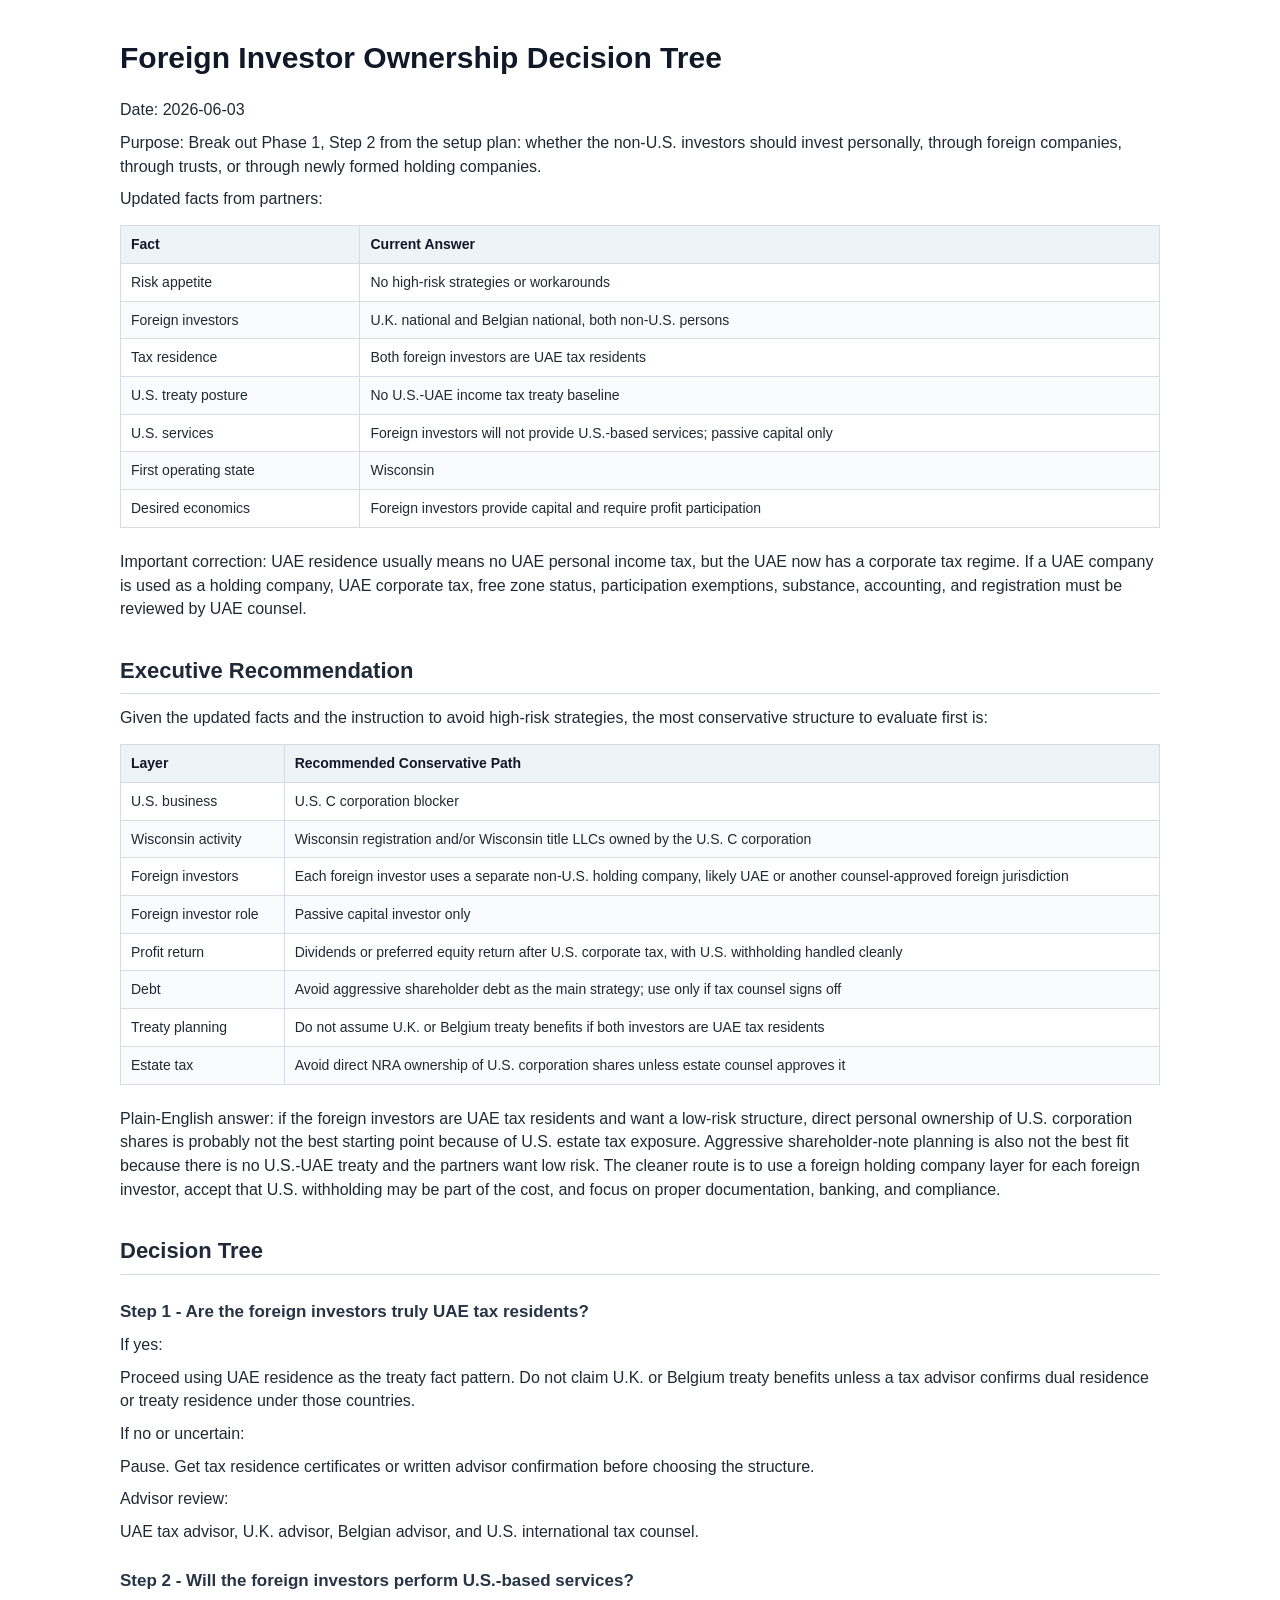
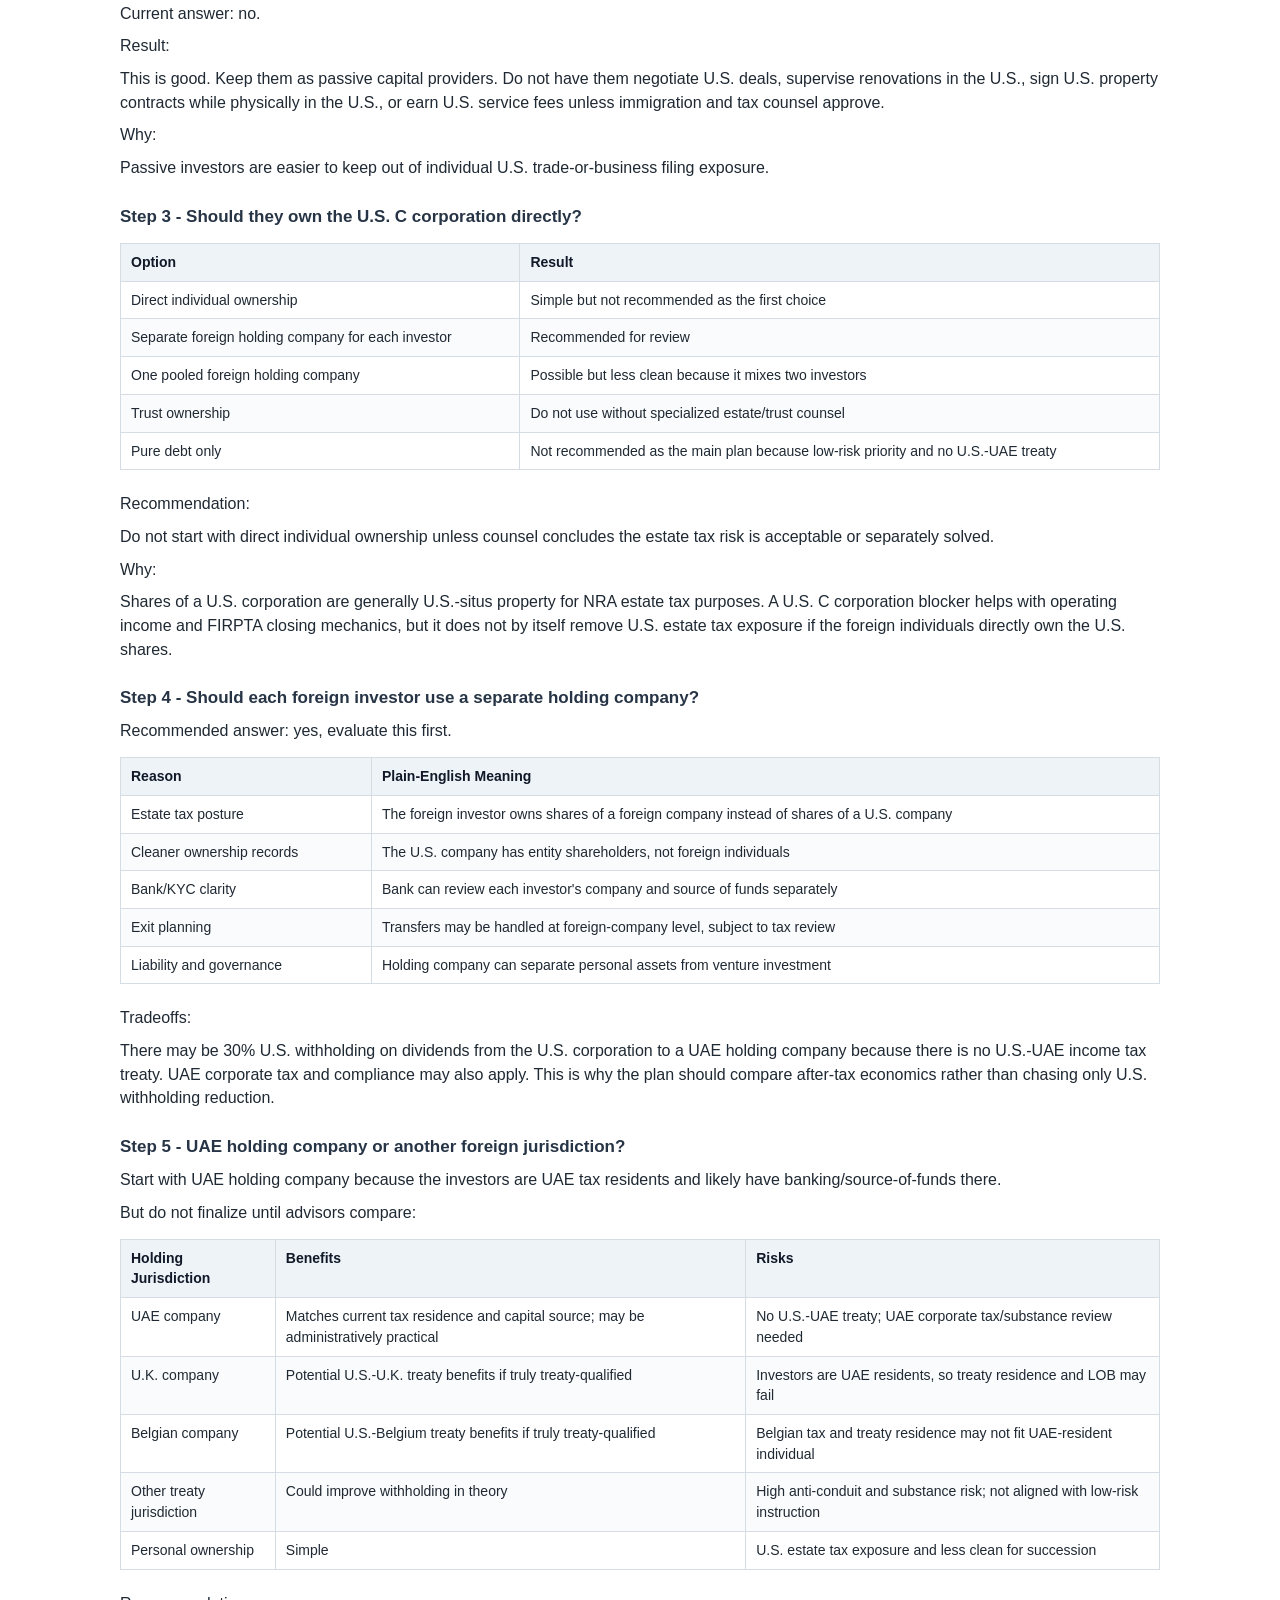
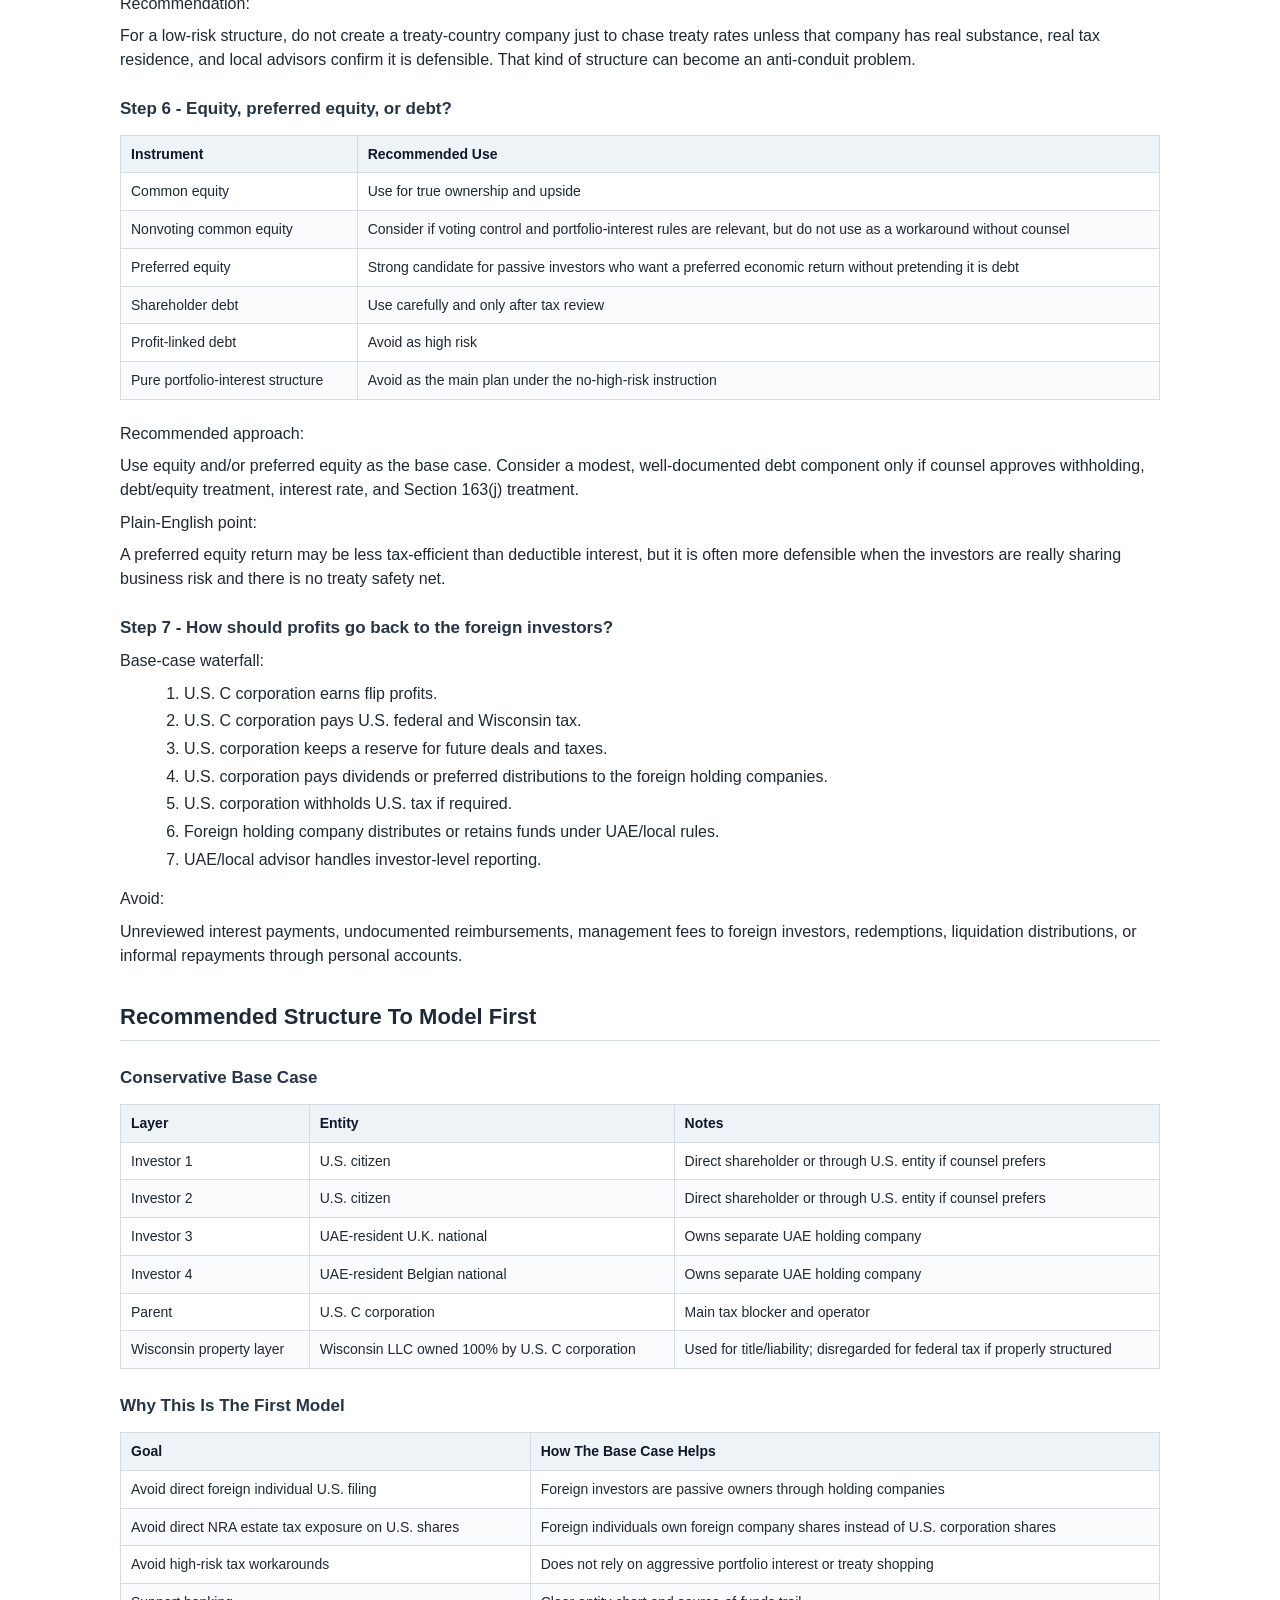
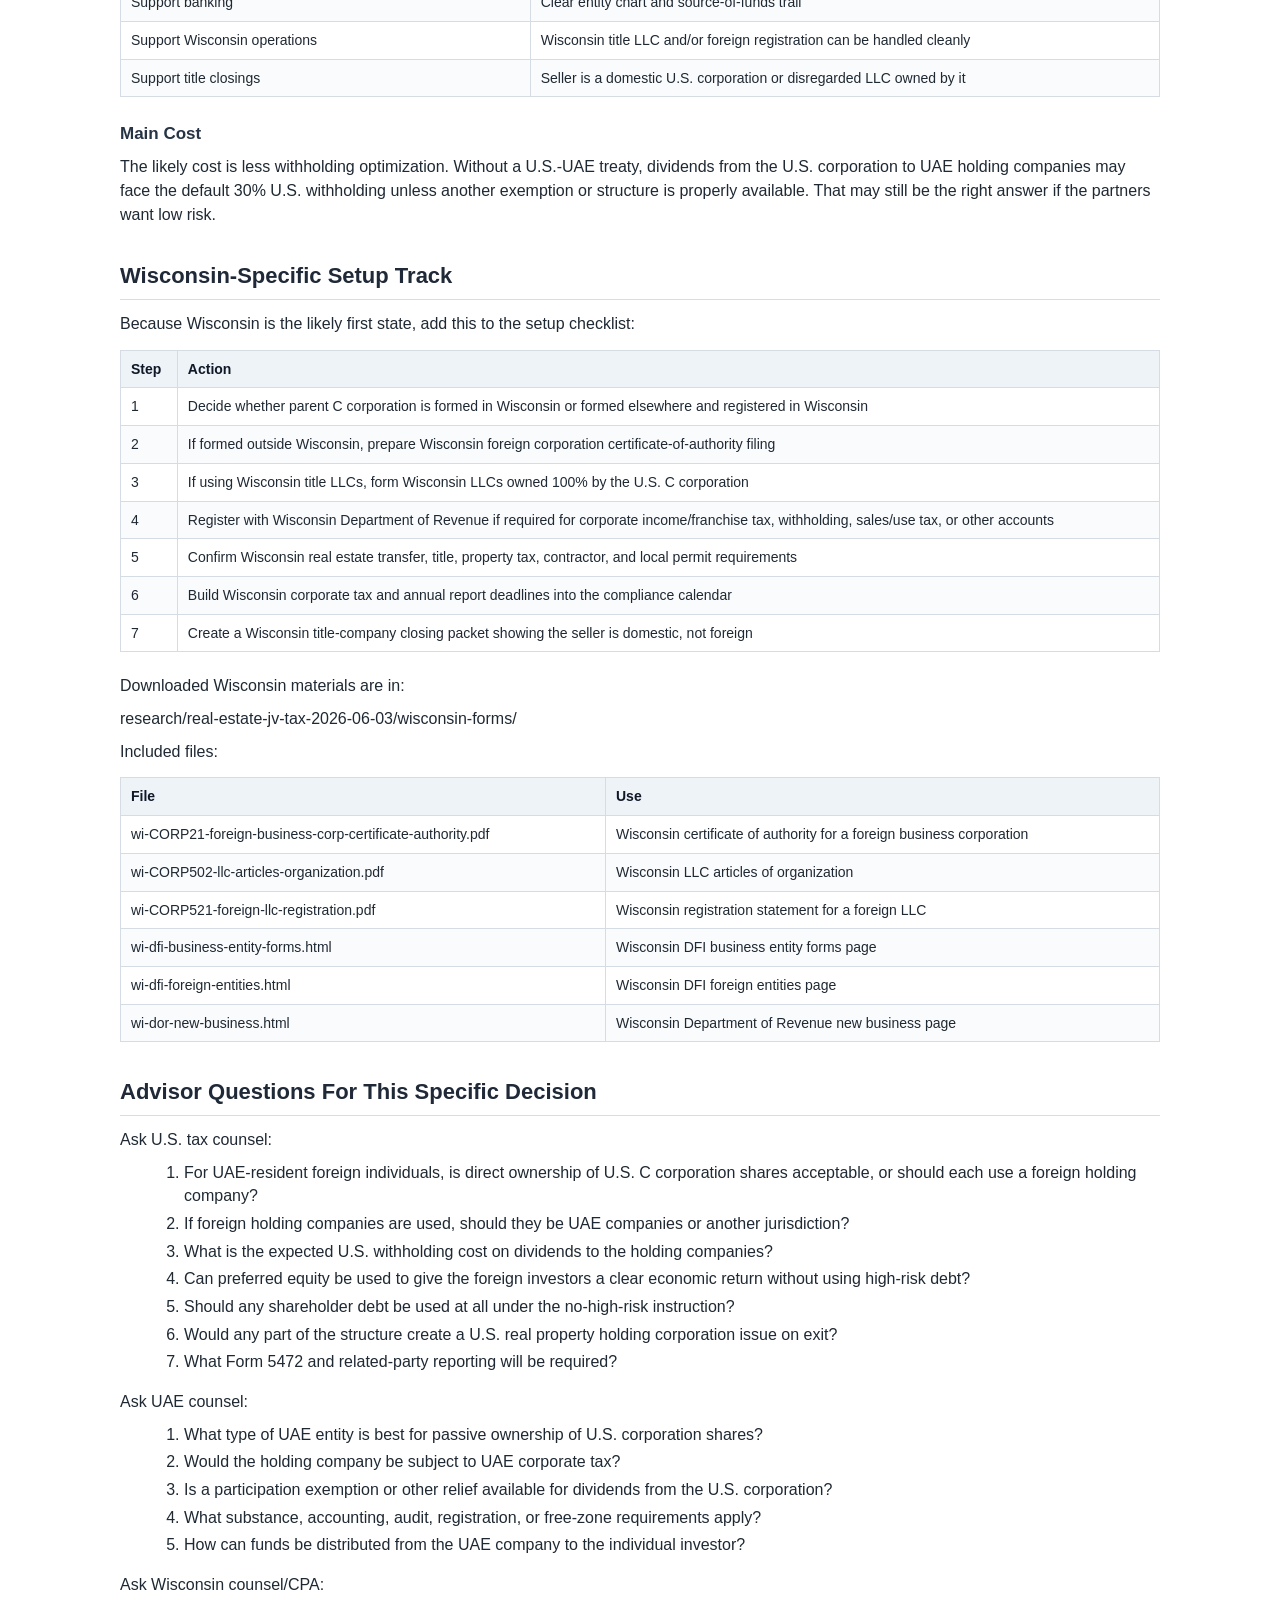
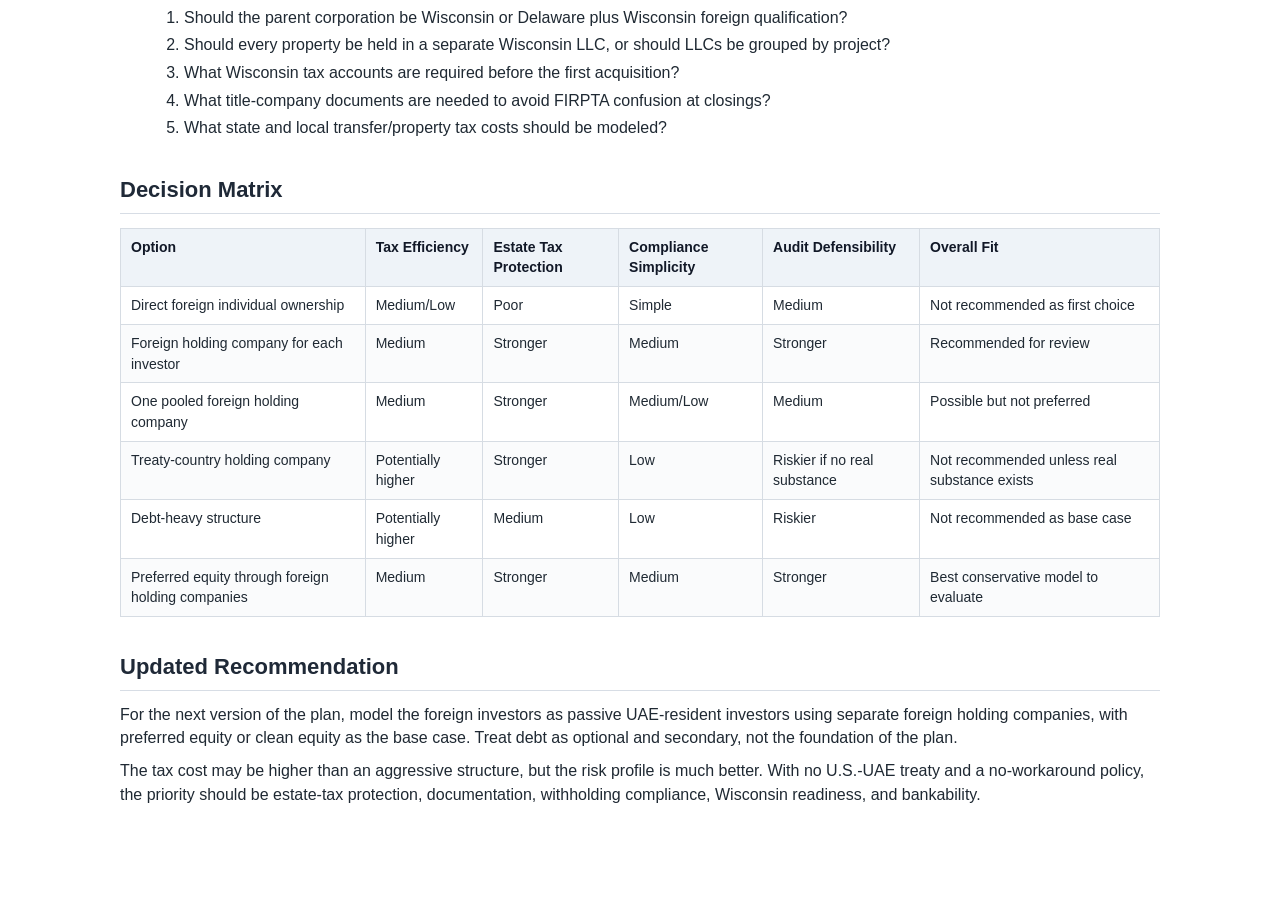
<file: research/real-estate-jv-tax-2026-06-03/foreign-investor-decision-tree.html>
<!doctype html>
<html><head><meta charset="utf-8"><title>U.S. Real Estate JV Setup Project Plan</title><style>
body { font-family: Arial, Helvetica, sans-serif; line-height: 1.48; color: #1f2933; max-width: 1040px; margin: 36px auto; padding: 0 28px 60px; }
h1 { font-size: 30px; margin: 0 0 18px; color: #111827; }
h2 { font-size: 22px; margin: 34px 0 12px; border-bottom: 1px solid #d7dde5; padding-bottom: 6px; color: #1f2937; }
h3 { font-size: 17px; margin: 24px 0 8px; color: #263445; }
p { margin: 9px 0; }
table { border-collapse: collapse; width: 100%; margin: 14px 0 22px; font-size: 14px; }
th, td { border: 1px solid #d6dce3; padding: 8px 10px; vertical-align: top; }
th { background: #eef3f8; color: #111827; text-align: left; }
tr:nth-child(even) td { background: #fafbfc; }
ol, ul { margin: 9px 0 16px 24px; }
li { margin: 4px 0; }
@media print { body { max-width: none; margin: 0.55in; padding: 0; } h2 { break-after: avoid; } table { break-inside: avoid; } }
</style></head><body>
<h1>Foreign Investor Ownership Decision Tree</h1>
<p>Date: 2026-06-03</p>
<p>Purpose: Break out Phase 1, Step 2 from the setup plan: whether the non-U.S. investors should invest personally, through foreign companies, through trusts, or through newly formed holding companies.</p>
<p>Updated facts from partners:</p>
<table><thead><tr><th>Fact</th><th>Current Answer</th></tr></thead><tbody><tr><td>Risk appetite</td><td>No high-risk strategies or workarounds</td></tr><tr><td>Foreign investors</td><td>U.K. national and Belgian national, both non-U.S. persons</td></tr><tr><td>Tax residence</td><td>Both foreign investors are UAE tax residents</td></tr><tr><td>U.S. treaty posture</td><td>No U.S.-UAE income tax treaty baseline</td></tr><tr><td>U.S. services</td><td>Foreign investors will not provide U.S.-based services; passive capital only</td></tr><tr><td>First operating state</td><td>Wisconsin</td></tr><tr><td>Desired economics</td><td>Foreign investors provide capital and require profit participation</td></tr></tbody></table>
<p>Important correction: UAE residence usually means no UAE personal income tax, but the UAE now has a corporate tax regime. If a UAE company is used as a holding company, UAE corporate tax, free zone status, participation exemptions, substance, accounting, and registration must be reviewed by UAE counsel.</p>
<h2>Executive Recommendation</h2>
<p>Given the updated facts and the instruction to avoid high-risk strategies, the most conservative structure to evaluate first is:</p>
<table><thead><tr><th>Layer</th><th>Recommended Conservative Path</th></tr></thead><tbody><tr><td>U.S. business</td><td>U.S. C corporation blocker</td></tr><tr><td>Wisconsin activity</td><td>Wisconsin registration and/or Wisconsin title LLCs owned by the U.S. C corporation</td></tr><tr><td>Foreign investors</td><td>Each foreign investor uses a separate non-U.S. holding company, likely UAE or another counsel-approved foreign jurisdiction</td></tr><tr><td>Foreign investor role</td><td>Passive capital investor only</td></tr><tr><td>Profit return</td><td>Dividends or preferred equity return after U.S. corporate tax, with U.S. withholding handled cleanly</td></tr><tr><td>Debt</td><td>Avoid aggressive shareholder debt as the main strategy; use only if tax counsel signs off</td></tr><tr><td>Treaty planning</td><td>Do not assume U.K. or Belgium treaty benefits if both investors are UAE tax residents</td></tr><tr><td>Estate tax</td><td>Avoid direct NRA ownership of U.S. corporation shares unless estate counsel approves it</td></tr></tbody></table>
<p>Plain-English answer: if the foreign investors are UAE tax residents and want a low-risk structure, direct personal ownership of U.S. corporation shares is probably not the best starting point because of U.S. estate tax exposure. Aggressive shareholder-note planning is also not the best fit because there is no U.S.-UAE treaty and the partners want low risk. The cleaner route is to use a foreign holding company layer for each foreign investor, accept that U.S. withholding may be part of the cost, and focus on proper documentation, banking, and compliance.</p>
<h2>Decision Tree</h2>
<h3>Step 1 - Are the foreign investors truly UAE tax residents?</h3>
<p>If yes:</p>
<p>Proceed using UAE residence as the treaty fact pattern. Do not claim U.K. or Belgium treaty benefits unless a tax advisor confirms dual residence or treaty residence under those countries.</p>
<p>If no or uncertain:</p>
<p>Pause. Get tax residence certificates or written advisor confirmation before choosing the structure.</p>
<p>Advisor review:</p>
<p>UAE tax advisor, U.K. advisor, Belgian advisor, and U.S. international tax counsel.</p>
<h3>Step 2 - Will the foreign investors perform U.S.-based services?</h3>
<p>Current answer: no.</p>
<p>Result:</p>
<p>This is good. Keep them as passive capital providers. Do not have them negotiate U.S. deals, supervise renovations in the U.S., sign U.S. property contracts while physically in the U.S., or earn U.S. service fees unless immigration and tax counsel approve.</p>
<p>Why:</p>
<p>Passive investors are easier to keep out of individual U.S. trade-or-business filing exposure.</p>
<h3>Step 3 - Should they own the U.S. C corporation directly?</h3>
<table><thead><tr><th>Option</th><th>Result</th></tr></thead><tbody><tr><td>Direct individual ownership</td><td>Simple but not recommended as the first choice</td></tr><tr><td>Separate foreign holding company for each investor</td><td>Recommended for review</td></tr><tr><td>One pooled foreign holding company</td><td>Possible but less clean because it mixes two investors</td></tr><tr><td>Trust ownership</td><td>Do not use without specialized estate/trust counsel</td></tr><tr><td>Pure debt only</td><td>Not recommended as the main plan because low-risk priority and no U.S.-UAE treaty</td></tr></tbody></table>
<p>Recommendation:</p>
<p>Do not start with direct individual ownership unless counsel concludes the estate tax risk is acceptable or separately solved.</p>
<p>Why:</p>
<p>Shares of a U.S. corporation are generally U.S.-situs property for NRA estate tax purposes. A U.S. C corporation blocker helps with operating income and FIRPTA closing mechanics, but it does not by itself remove U.S. estate tax exposure if the foreign individuals directly own the U.S. shares.</p>
<h3>Step 4 - Should each foreign investor use a separate holding company?</h3>
<p>Recommended answer: yes, evaluate this first.</p>
<table><thead><tr><th>Reason</th><th>Plain-English Meaning</th></tr></thead><tbody><tr><td>Estate tax posture</td><td>The foreign investor owns shares of a foreign company instead of shares of a U.S. company</td></tr><tr><td>Cleaner ownership records</td><td>The U.S. company has entity shareholders, not foreign individuals</td></tr><tr><td>Bank/KYC clarity</td><td>Bank can review each investor's company and source of funds separately</td></tr><tr><td>Exit planning</td><td>Transfers may be handled at foreign-company level, subject to tax review</td></tr><tr><td>Liability and governance</td><td>Holding company can separate personal assets from venture investment</td></tr></tbody></table>
<p>Tradeoffs:</p>
<p>There may be 30% U.S. withholding on dividends from the U.S. corporation to a UAE holding company because there is no U.S.-UAE income tax treaty. UAE corporate tax and compliance may also apply. This is why the plan should compare after-tax economics rather than chasing only U.S. withholding reduction.</p>
<h3>Step 5 - UAE holding company or another foreign jurisdiction?</h3>
<p>Start with UAE holding company because the investors are UAE tax residents and likely have banking/source-of-funds there.</p>
<p>But do not finalize until advisors compare:</p>
<table><thead><tr><th>Holding Jurisdiction</th><th>Benefits</th><th>Risks</th></tr></thead><tbody><tr><td>UAE company</td><td>Matches current tax residence and capital source; may be administratively practical</td><td>No U.S.-UAE treaty; UAE corporate tax/substance review needed</td></tr><tr><td>U.K. company</td><td>Potential U.S.-U.K. treaty benefits if truly treaty-qualified</td><td>Investors are UAE residents, so treaty residence and LOB may fail</td></tr><tr><td>Belgian company</td><td>Potential U.S.-Belgium treaty benefits if truly treaty-qualified</td><td>Belgian tax and treaty residence may not fit UAE-resident individual</td></tr><tr><td>Other treaty jurisdiction</td><td>Could improve withholding in theory</td><td>High anti-conduit and substance risk; not aligned with low-risk instruction</td></tr><tr><td>Personal ownership</td><td>Simple</td><td>U.S. estate tax exposure and less clean for succession</td></tr></tbody></table>
<p>Recommendation:</p>
<p>For a low-risk structure, do not create a treaty-country company just to chase treaty rates unless that company has real substance, real tax residence, and local advisors confirm it is defensible. That kind of structure can become an anti-conduit problem.</p>
<h3>Step 6 - Equity, preferred equity, or debt?</h3>
<table><thead><tr><th>Instrument</th><th>Recommended Use</th></tr></thead><tbody><tr><td>Common equity</td><td>Use for true ownership and upside</td></tr><tr><td>Nonvoting common equity</td><td>Consider if voting control and portfolio-interest rules are relevant, but do not use as a workaround without counsel</td></tr><tr><td>Preferred equity</td><td>Strong candidate for passive investors who want a preferred economic return without pretending it is debt</td></tr><tr><td>Shareholder debt</td><td>Use carefully and only after tax review</td></tr><tr><td>Profit-linked debt</td><td>Avoid as high risk</td></tr><tr><td>Pure portfolio-interest structure</td><td>Avoid as the main plan under the no-high-risk instruction</td></tr></tbody></table>
<p>Recommended approach:</p>
<p>Use equity and/or preferred equity as the base case. Consider a modest, well-documented debt component only if counsel approves withholding, debt/equity treatment, interest rate, and Section 163(j) treatment.</p>
<p>Plain-English point:</p>
<p>A preferred equity return may be less tax-efficient than deductible interest, but it is often more defensible when the investors are really sharing business risk and there is no treaty safety net.</p>
<h3>Step 7 - How should profits go back to the foreign investors?</h3>
<p>Base-case waterfall:</p>
<ol>
<li>U.S. C corporation earns flip profits.</li>
<li>U.S. C corporation pays U.S. federal and Wisconsin tax.</li>
<li>U.S. corporation keeps a reserve for future deals and taxes.</li>
<li>U.S. corporation pays dividends or preferred distributions to the foreign holding companies.</li>
<li>U.S. corporation withholds U.S. tax if required.</li>
<li>Foreign holding company distributes or retains funds under UAE/local rules.</li>
<li>UAE/local advisor handles investor-level reporting.</li>
</ol>
<p>Avoid:</p>
<p>Unreviewed interest payments, undocumented reimbursements, management fees to foreign investors, redemptions, liquidation distributions, or informal repayments through personal accounts.</p>
<h2>Recommended Structure To Model First</h2>
<h3>Conservative Base Case</h3>
<table><thead><tr><th>Layer</th><th>Entity</th><th>Notes</th></tr></thead><tbody><tr><td>Investor 1</td><td>U.S. citizen</td><td>Direct shareholder or through U.S. entity if counsel prefers</td></tr><tr><td>Investor 2</td><td>U.S. citizen</td><td>Direct shareholder or through U.S. entity if counsel prefers</td></tr><tr><td>Investor 3</td><td>UAE-resident U.K. national</td><td>Owns separate UAE holding company</td></tr><tr><td>Investor 4</td><td>UAE-resident Belgian national</td><td>Owns separate UAE holding company</td></tr><tr><td>Parent</td><td>U.S. C corporation</td><td>Main tax blocker and operator</td></tr><tr><td>Wisconsin property layer</td><td>Wisconsin LLC owned 100% by U.S. C corporation</td><td>Used for title/liability; disregarded for federal tax if properly structured</td></tr></tbody></table>
<h3>Why This Is The First Model</h3>
<table><thead><tr><th>Goal</th><th>How The Base Case Helps</th></tr></thead><tbody><tr><td>Avoid direct foreign individual U.S. filing</td><td>Foreign investors are passive owners through holding companies</td></tr><tr><td>Avoid direct NRA estate tax exposure on U.S. shares</td><td>Foreign individuals own foreign company shares instead of U.S. corporation shares</td></tr><tr><td>Avoid high-risk tax workarounds</td><td>Does not rely on aggressive portfolio interest or treaty shopping</td></tr><tr><td>Support banking</td><td>Clear entity chart and source-of-funds trail</td></tr><tr><td>Support Wisconsin operations</td><td>Wisconsin title LLC and/or foreign registration can be handled cleanly</td></tr><tr><td>Support title closings</td><td>Seller is a domestic U.S. corporation or disregarded LLC owned by it</td></tr></tbody></table>
<h3>Main Cost</h3>
<p>The likely cost is less withholding optimization. Without a U.S.-UAE treaty, dividends from the U.S. corporation to UAE holding companies may face the default 30% U.S. withholding unless another exemption or structure is properly available. That may still be the right answer if the partners want low risk.</p>
<h2>Wisconsin-Specific Setup Track</h2>
<p>Because Wisconsin is the likely first state, add this to the setup checklist:</p>
<table><thead><tr><th>Step</th><th>Action</th></tr></thead><tbody><tr><td>1</td><td>Decide whether parent C corporation is formed in Wisconsin or formed elsewhere and registered in Wisconsin</td></tr><tr><td>2</td><td>If formed outside Wisconsin, prepare Wisconsin foreign corporation certificate-of-authority filing</td></tr><tr><td>3</td><td>If using Wisconsin title LLCs, form Wisconsin LLCs owned 100% by the U.S. C corporation</td></tr><tr><td>4</td><td>Register with Wisconsin Department of Revenue if required for corporate income/franchise tax, withholding, sales/use tax, or other accounts</td></tr><tr><td>5</td><td>Confirm Wisconsin real estate transfer, title, property tax, contractor, and local permit requirements</td></tr><tr><td>6</td><td>Build Wisconsin corporate tax and annual report deadlines into the compliance calendar</td></tr><tr><td>7</td><td>Create a Wisconsin title-company closing packet showing the seller is domestic, not foreign</td></tr></tbody></table>
<p>Downloaded Wisconsin materials are in:</p>
<p>research/real-estate-jv-tax-2026-06-03/wisconsin-forms/</p>
<p>Included files:</p>
<table><thead><tr><th>File</th><th>Use</th></tr></thead><tbody><tr><td>wi-CORP21-foreign-business-corp-certificate-authority.pdf</td><td>Wisconsin certificate of authority for a foreign business corporation</td></tr><tr><td>wi-CORP502-llc-articles-organization.pdf</td><td>Wisconsin LLC articles of organization</td></tr><tr><td>wi-CORP521-foreign-llc-registration.pdf</td><td>Wisconsin registration statement for a foreign LLC</td></tr><tr><td>wi-dfi-business-entity-forms.html</td><td>Wisconsin DFI business entity forms page</td></tr><tr><td>wi-dfi-foreign-entities.html</td><td>Wisconsin DFI foreign entities page</td></tr><tr><td>wi-dor-new-business.html</td><td>Wisconsin Department of Revenue new business page</td></tr></tbody></table>
<h2>Advisor Questions For This Specific Decision</h2>
<p>Ask U.S. tax counsel:</p>
<ol>
<li>For UAE-resident foreign individuals, is direct ownership of U.S. C corporation shares acceptable, or should each use a foreign holding company?</li>
<li>If foreign holding companies are used, should they be UAE companies or another jurisdiction?</li>
<li>What is the expected U.S. withholding cost on dividends to the holding companies?</li>
<li>Can preferred equity be used to give the foreign investors a clear economic return without using high-risk debt?</li>
<li>Should any shareholder debt be used at all under the no-high-risk instruction?</li>
<li>Would any part of the structure create a U.S. real property holding corporation issue on exit?</li>
<li>What Form 5472 and related-party reporting will be required?</li>
</ol>
<p>Ask UAE counsel:</p>
<ol>
<li>What type of UAE entity is best for passive ownership of U.S. corporation shares?</li>
<li>Would the holding company be subject to UAE corporate tax?</li>
<li>Is a participation exemption or other relief available for dividends from the U.S. corporation?</li>
<li>What substance, accounting, audit, registration, or free-zone requirements apply?</li>
<li>How can funds be distributed from the UAE company to the individual investor?</li>
</ol>
<p>Ask Wisconsin counsel/CPA:</p>
<ol>
<li>Should the parent corporation be Wisconsin or Delaware plus Wisconsin foreign qualification?</li>
<li>Should every property be held in a separate Wisconsin LLC, or should LLCs be grouped by project?</li>
<li>What Wisconsin tax accounts are required before the first acquisition?</li>
<li>What title-company documents are needed to avoid FIRPTA confusion at closings?</li>
<li>What state and local transfer/property tax costs should be modeled?</li>
</ol>
<h2>Decision Matrix</h2>
<table><thead><tr><th>Option</th><th>Tax Efficiency</th><th>Estate Tax Protection</th><th>Compliance Simplicity</th><th>Audit Defensibility</th><th>Overall Fit</th></tr></thead><tbody><tr><td>Direct foreign individual ownership</td><td>Medium/Low</td><td>Poor</td><td>Simple</td><td>Medium</td><td>Not recommended as first choice</td></tr><tr><td>Foreign holding company for each investor</td><td>Medium</td><td>Stronger</td><td>Medium</td><td>Stronger</td><td>Recommended for review</td></tr><tr><td>One pooled foreign holding company</td><td>Medium</td><td>Stronger</td><td>Medium/Low</td><td>Medium</td><td>Possible but not preferred</td></tr><tr><td>Treaty-country holding company</td><td>Potentially higher</td><td>Stronger</td><td>Low</td><td>Riskier if no real substance</td><td>Not recommended unless real substance exists</td></tr><tr><td>Debt-heavy structure</td><td>Potentially higher</td><td>Medium</td><td>Low</td><td>Riskier</td><td>Not recommended as base case</td></tr><tr><td>Preferred equity through foreign holding companies</td><td>Medium</td><td>Stronger</td><td>Medium</td><td>Stronger</td><td>Best conservative model to evaluate</td></tr></tbody></table>
<h2>Updated Recommendation</h2>
<p>For the next version of the plan, model the foreign investors as passive UAE-resident investors using separate foreign holding companies, with preferred equity or clean equity as the base case. Treat debt as optional and secondary, not the foundation of the plan.</p>
<p>The tax cost may be higher than an aggressive structure, but the risk profile is much better. With no U.S.-UAE treaty and a no-workaround policy, the priority should be estate-tax protection, documentation, withholding compliance, Wisconsin readiness, and bankability.</p>
</body></html>
</file>
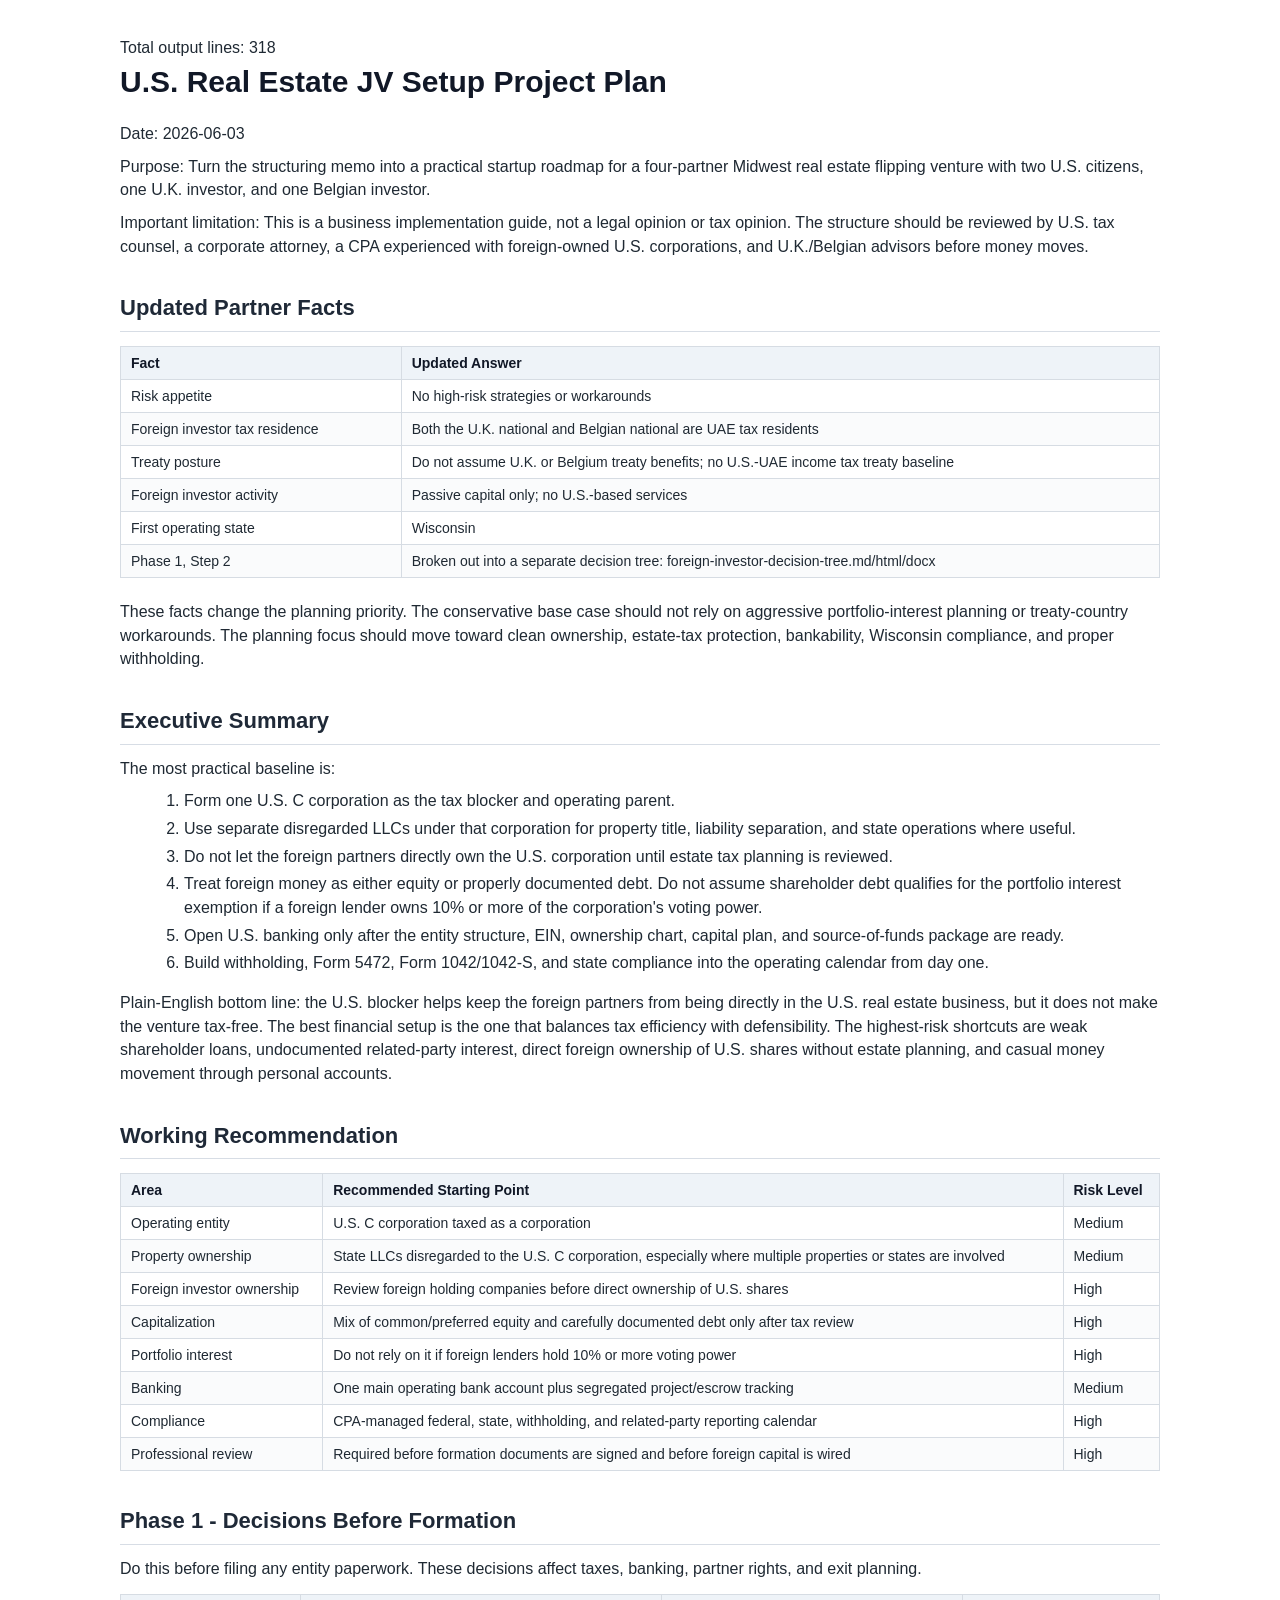
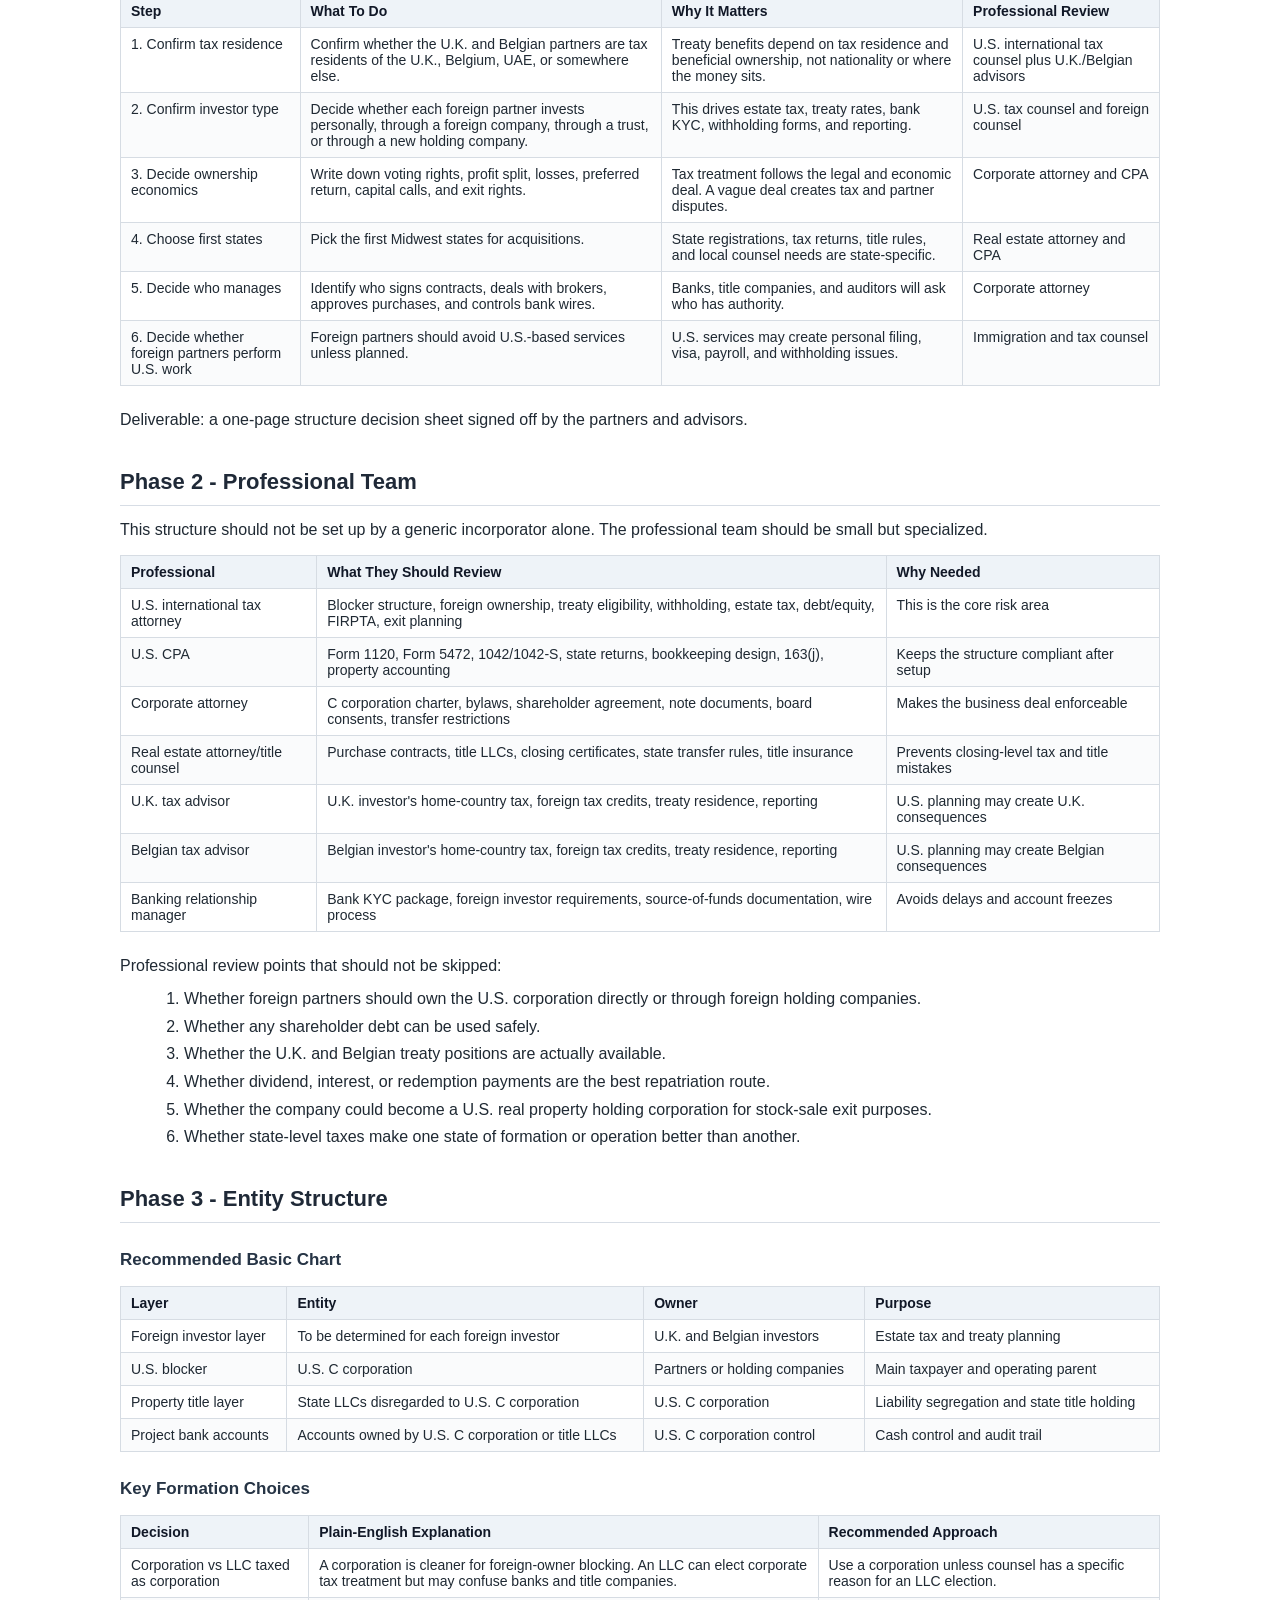
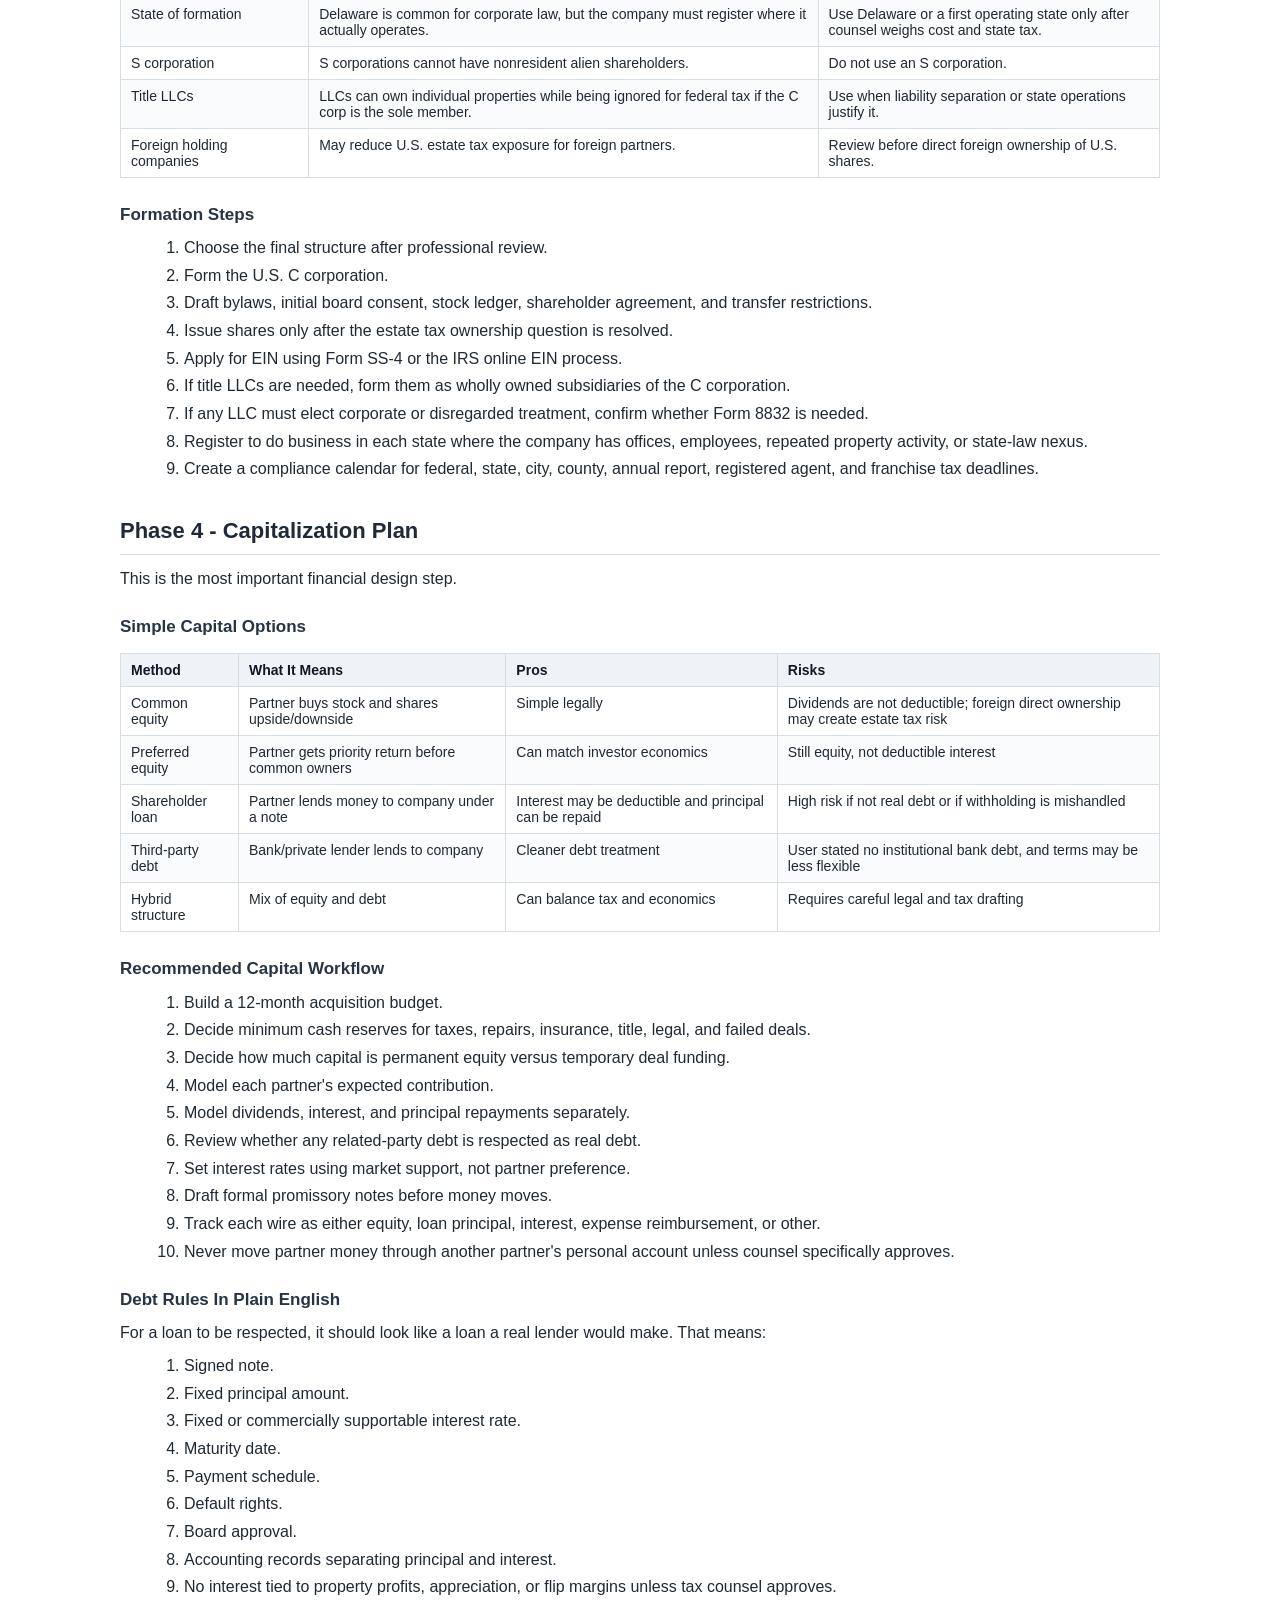
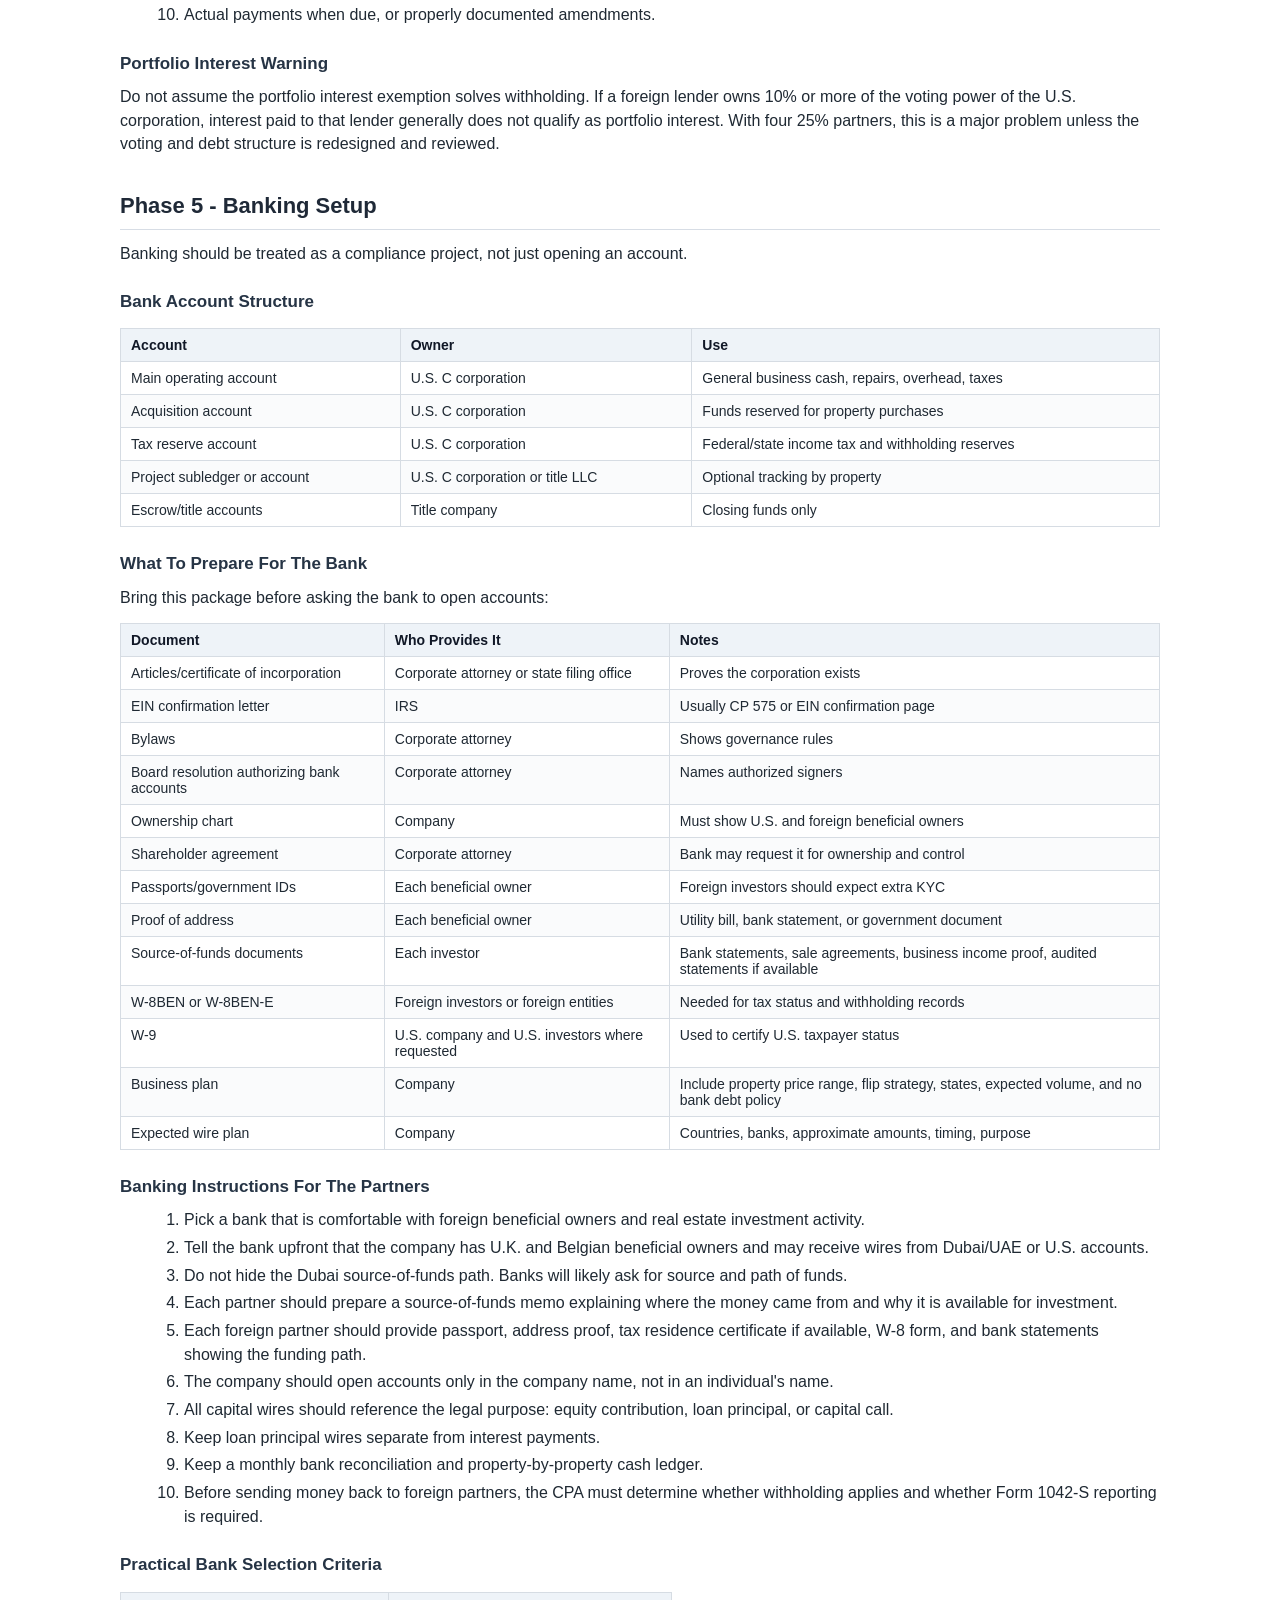
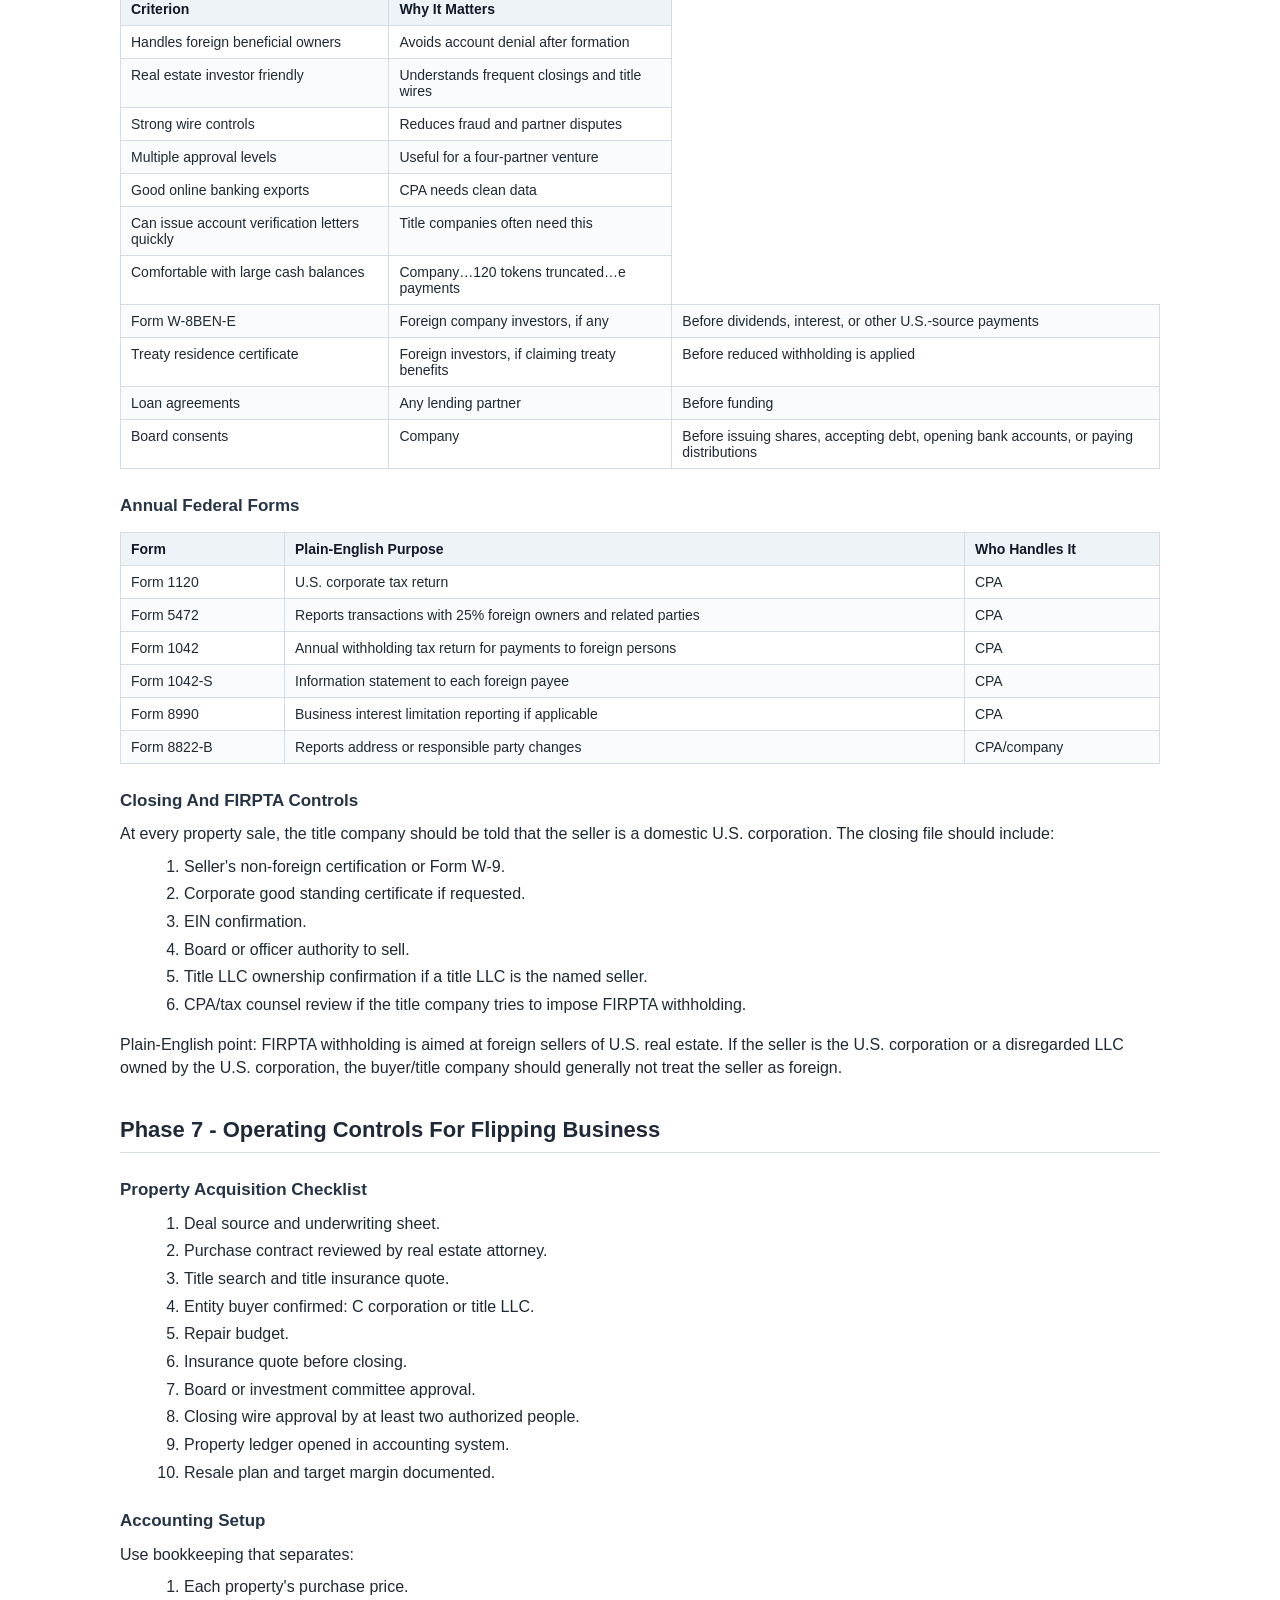
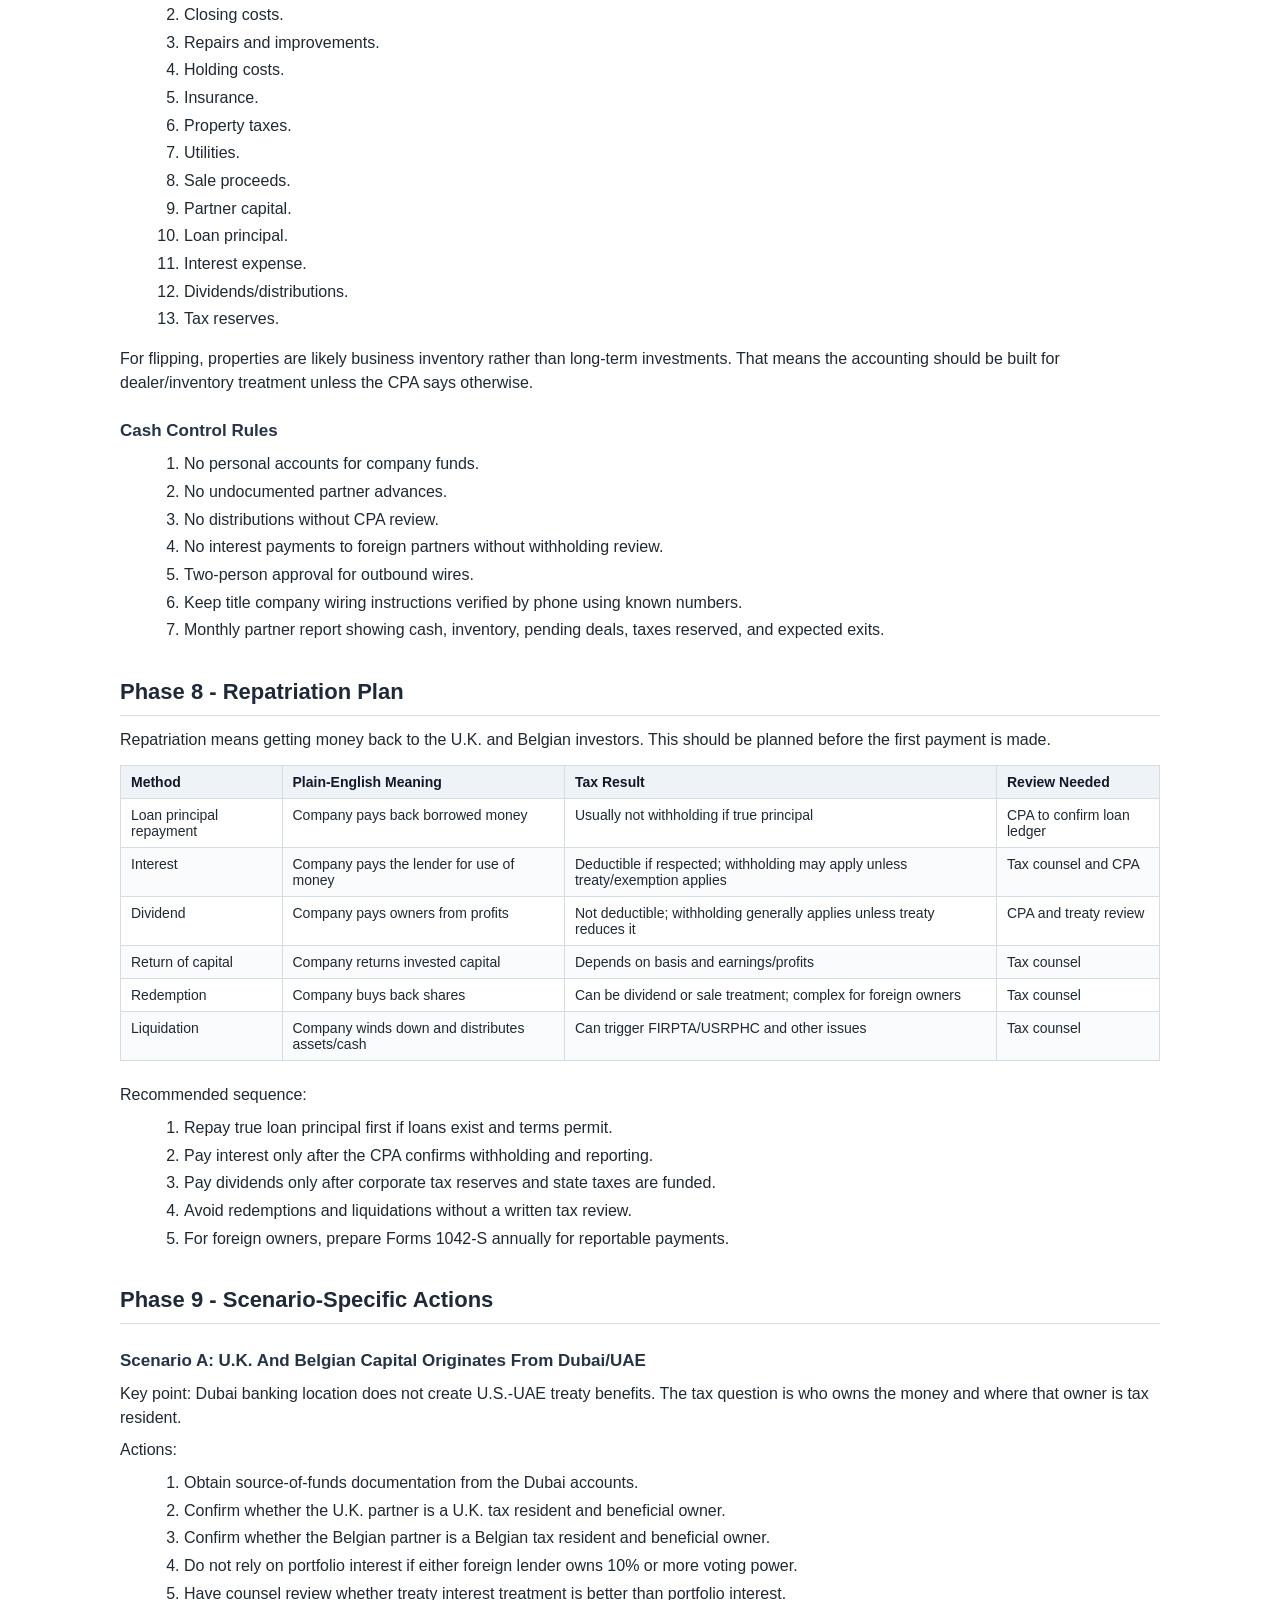
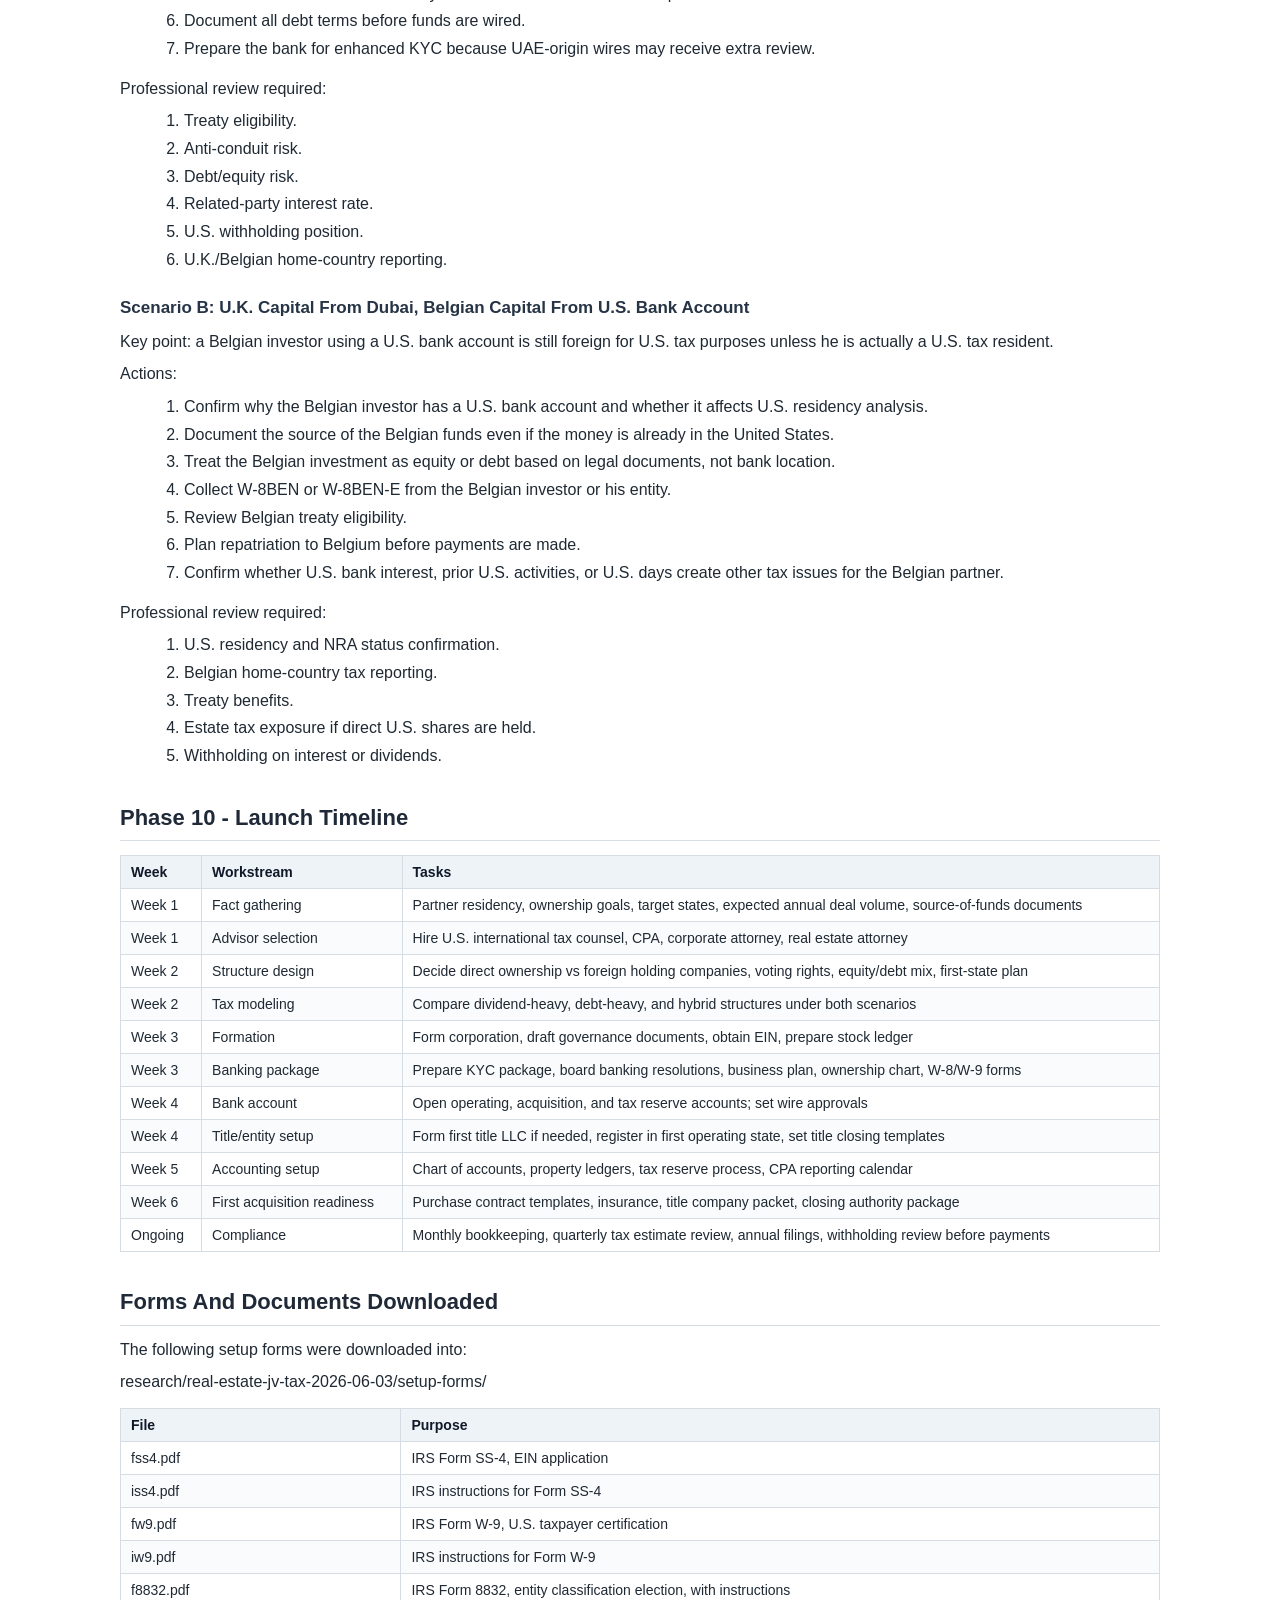
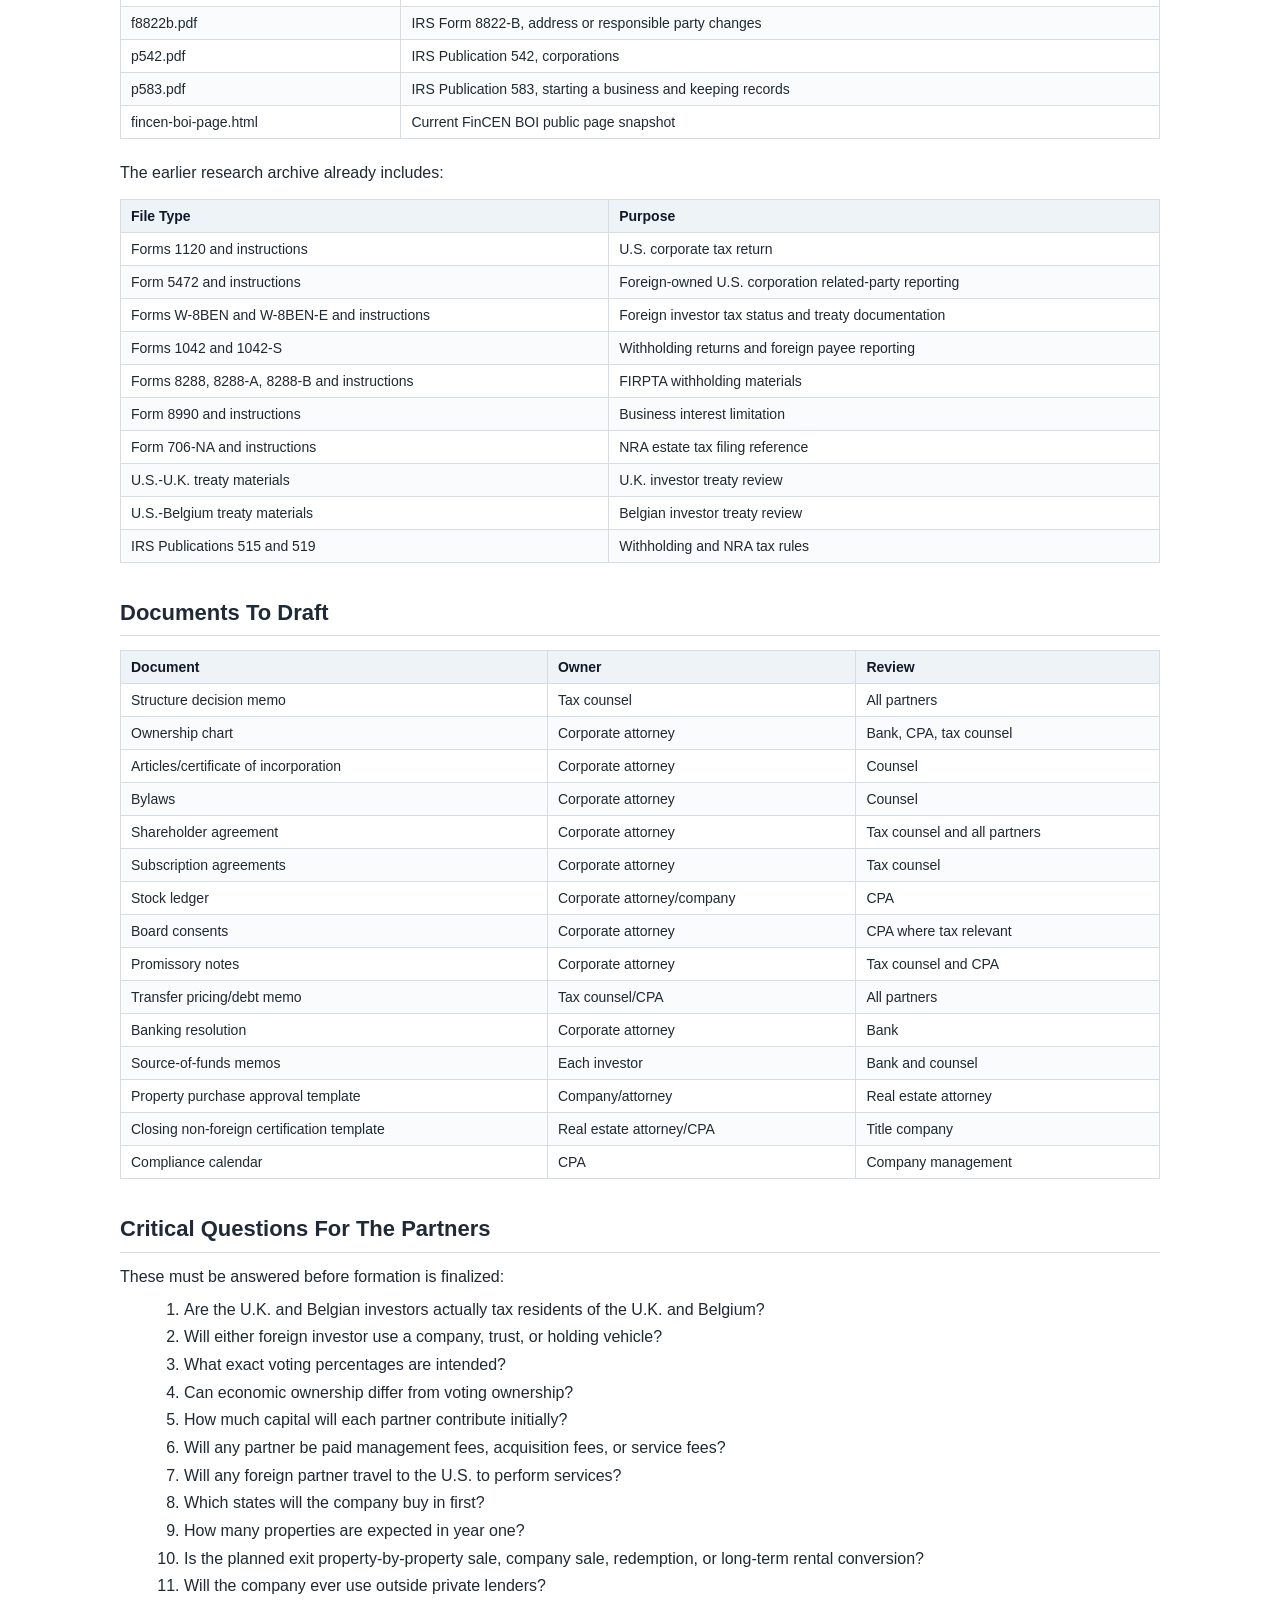
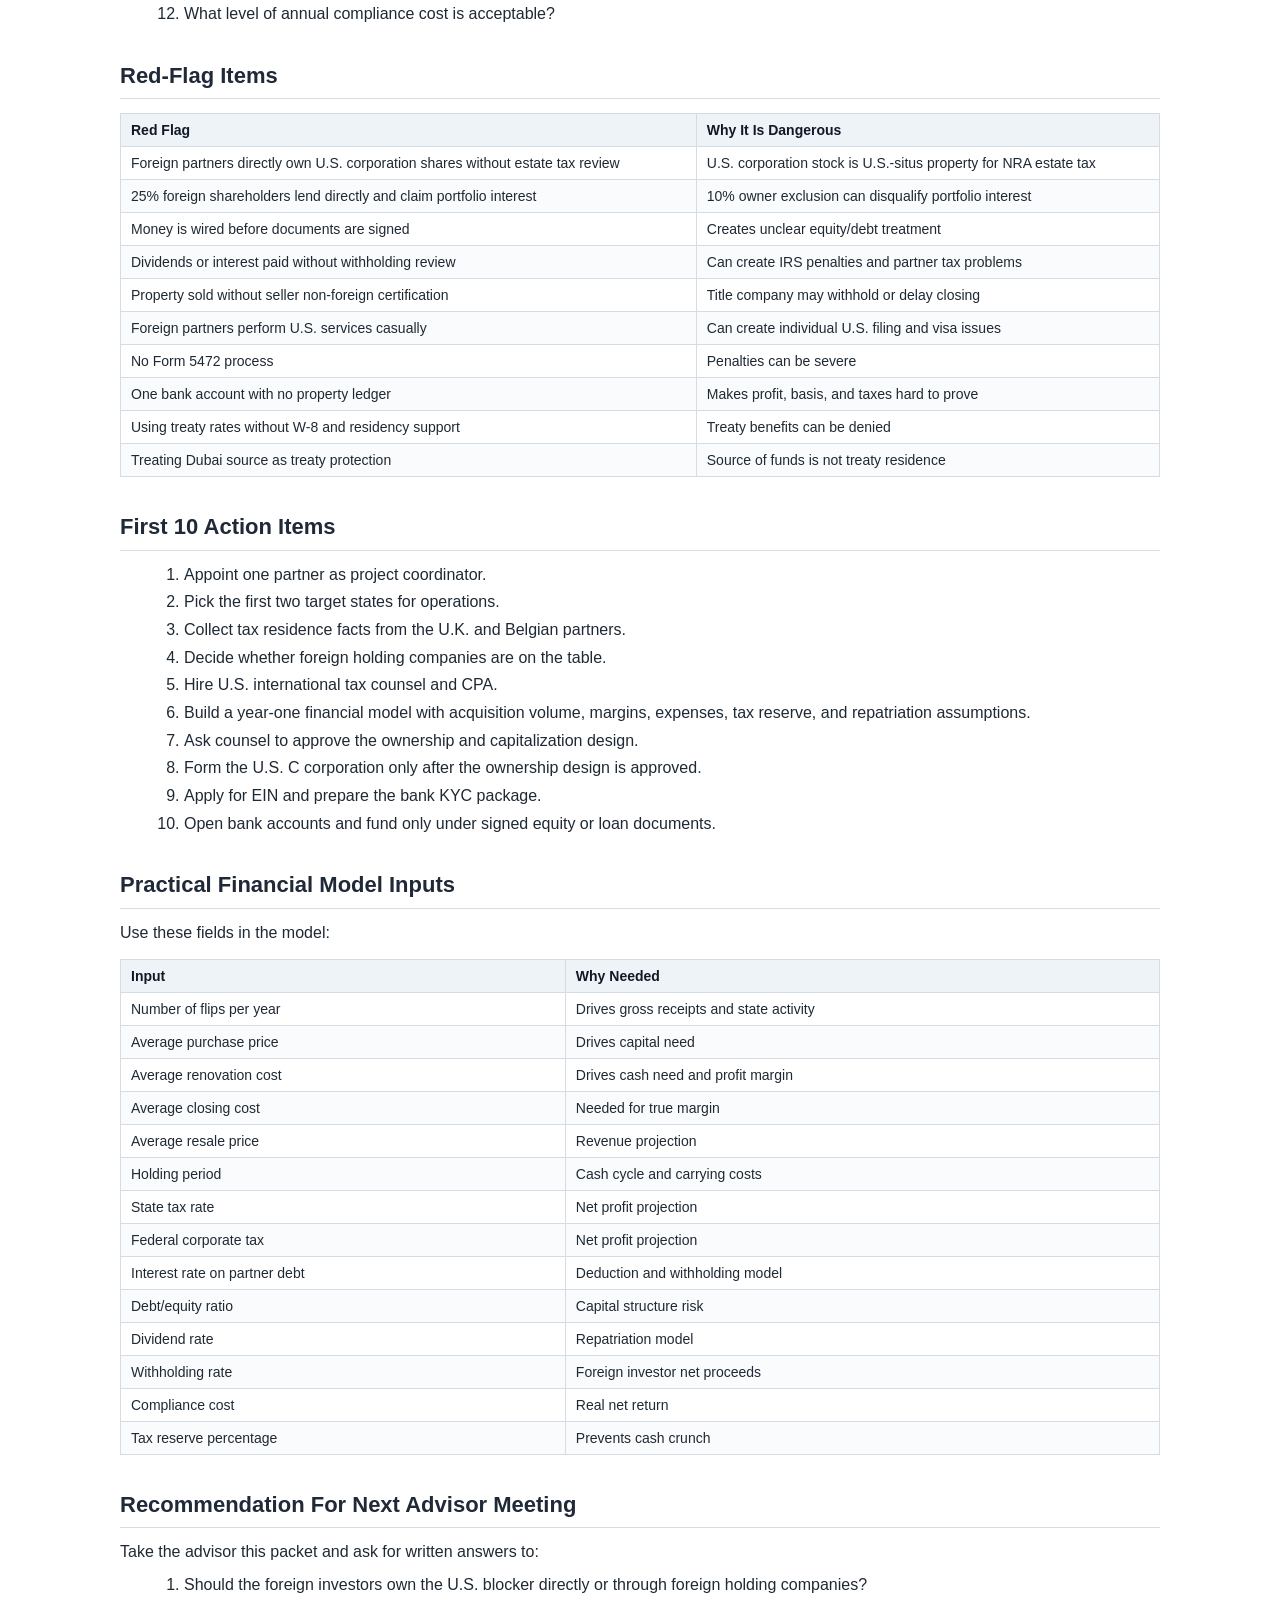
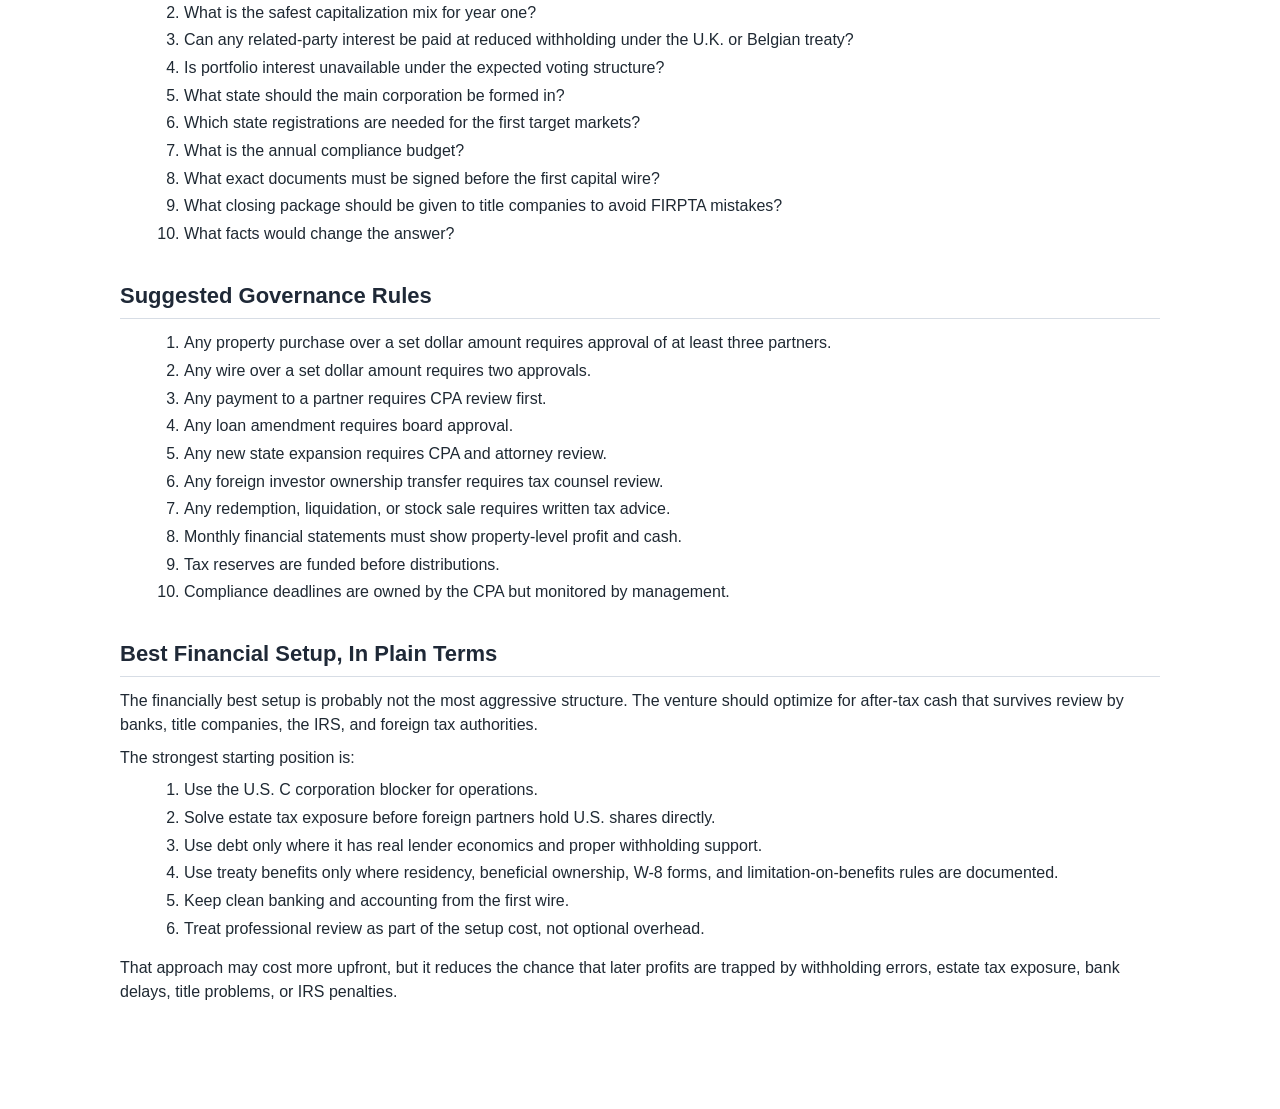
<file: research/real-estate-jv-tax-2026-06-03/project-plan.html>
Total output lines: 318

<!doctype html>
<html><head><meta charset="utf-8"><title>U.S. Real Estate JV Setup Project Plan</title><style>
body { font-family: Arial, Helvetica, sans-serif; line-height: 1.48; color: #1f2933; max-width: 1040px; margin: 36px auto; padding: 0 28px 60px; }
h1 { font-size: 30px; margin: 0 0 18px; color: #111827; }
h2 { font-size: 22px; margin: 34px 0 12px; border-bottom: 1px solid #d7dde5; padding-bottom: 6px; color: #1f2937; }
h3 { font-size: 17px; margin: 24px 0 8px; color: #263445; }
p { margin: 9px 0; }
table { border-collapse: collapse; width: 100%; margin: 14px 0 22px; font-size: 14px; }
th, td { border: 1px solid #d6dce3; padding: 8px 10px; vertical-align: top; }
th { background: #eef3f8; color: #111827; text-align: left; }
tr:nth-child(even) td { background: #fafbfc; }
ol, ul { margin: 9px 0 16px 24px; }
li { margin: 4px 0; }
@media print { body { max-width: none; margin: 0.55in; padding: 0; } h2 { break-after: avoid; } table { break-inside: avoid; } }
</style></head><body>
<h1>U.S. Real Estate JV Setup Project Plan</h1>
<p>Date: 2026-06-03</p>
<p>Purpose: Turn the structuring memo into a practical startup roadmap for a four-partner Midwest real estate flipping venture with two U.S. citizens, one U.K. investor, and one Belgian investor.</p>
<p>Important limitation: This is a business implementation guide, not a legal opinion or tax opinion. The structure should be reviewed by U.S. tax counsel, a corporate attorney, a CPA experienced with foreign-owned U.S. corporations, and U.K./Belgian advisors before money moves.</p>
<h2>Updated Partner Facts</h2>
<table><thead><tr><th>Fact</th><th>Updated Answer</th></tr></thead><tbody><tr><td>Risk appetite</td><td>No high-risk strategies or workarounds</td></tr><tr><td>Foreign investor tax residence</td><td>Both the U.K. national and Belgian national are UAE tax residents</td></tr><tr><td>Treaty posture</td><td>Do not assume U.K. or Belgium treaty benefits; no U.S.-UAE income tax treaty baseline</td></tr><tr><td>Foreign investor activity</td><td>Passive capital only; no U.S.-based services</td></tr><tr><td>First operating state</td><td>Wisconsin</td></tr><tr><td>Phase 1, Step 2</td><td>Broken out into a separate decision tree: foreign-investor-decision-tree.md/html/docx</td></tr></tbody></table>
<p>These facts change the planning priority. The conservative base case should not rely on aggressive portfolio-interest planning or treaty-country workarounds. The planning focus should move toward clean ownership, estate-tax protection, bankability, Wisconsin compliance, and proper withholding.</p>
<h2>Executive Summary</h2>
<p>The most practical baseline is:</p>
<ol>
<li>Form one U.S. C corporation as the tax blocker and operating parent.</li>
<li>Use separate disregarded LLCs under that corporation for property title, liability separation, and state operations where useful.</li>
<li>Do not let the foreign partners directly own the U.S. corporation until estate tax planning is reviewed.</li>
<li>Treat foreign money as either equity or properly documented debt. Do not assume shareholder debt qualifies for the portfolio interest exemption if a foreign lender owns 10% or more of the corporation's voting power.</li>
<li>Open U.S. banking only after the entity structure, EIN, ownership chart, capital plan, and source-of-funds package are ready.</li>
<li>Build withholding, Form 5472, Form 1042/1042-S, and state compliance into the operating calendar from day one.</li>
</ol>
<p>Plain-English bottom line: the U.S. blocker helps keep the foreign partners from being directly in the U.S. real estate business, but it does not make the venture tax-free. The best financial setup is the one that balances tax efficiency with defensibility. The highest-risk shortcuts are weak shareholder loans, undocumented related-party interest, direct foreign ownership of U.S. shares without estate planning, and casual money movement through personal accounts.</p>
<h2>Working Recommendation</h2>
<table><thead><tr><th>Area</th><th>Recommended Starting Point</th><th>Risk Level</th></tr></thead><tbody><tr><td>Operating entity</td><td>U.S. C corporation taxed as a corporation</td><td>Medium</td></tr><tr><td>Property ownership</td><td>State LLCs disregarded to the U.S. C corporation, especially where multiple properties or states are involved</td><td>Medium</td></tr><tr><td>Foreign investor ownership</td><td>Review foreign holding companies before direct ownership of U.S. shares</td><td>High</td></tr><tr><td>Capitalization</td><td>Mix of common/preferred equity and carefully documented debt only after tax review</td><td>High</td></tr><tr><td>Portfolio interest</td><td>Do not rely on it if foreign lenders hold 10% or more voting power</td><td>High</td></tr><tr><td>Banking</td><td>One main operating bank account plus segregated project/escrow tracking</td><td>Medium</td></tr><tr><td>Compliance</td><td>CPA-managed federal, state, withholding, and related-party reporting calendar</td><td>High</td></tr><tr><td>Professional review</td><td>Required before formation documents are signed and before foreign capital is wired</td><td>High</td></tr></tbody></table>
<h2>Phase 1 - Decisions Before Formation</h2>
<p>Do this before filing any entity paperwork. These decisions affect taxes, banking, partner rights, and exit planning.</p>
<table><thead><tr><th>Step</th><th>What To Do</th><th>Why It Matters</th><th>Professional Review</th></tr></thead><tbody><tr><td>1. Confirm tax residence</td><td>Confirm whether the U.K. and Belgian partners are tax residents of the U.K., Belgium, UAE, or somewhere else.</td><td>Treaty benefits depend on tax residence and beneficial ownership, not nationality or where the money sits.</td><td>U.S. international tax counsel plus U.K./Belgian advisors</td></tr><tr><td>2. Confirm investor type</td><td>Decide whether each foreign partner invests personally, through a foreign company, through a trust, or through a new holding company.</td><td>This drives estate tax, treaty rates, bank KYC, withholding forms, and reporting.</td><td>U.S. tax counsel and foreign counsel</td></tr><tr><td>3. Decide ownership economics</td><td>Write down voting rights, profit split, losses, preferred return, capital calls, and exit rights.</td><td>Tax treatment follows the legal and economic deal. A vague deal creates tax and partner disputes.</td><td>Corporate attorney and CPA</td></tr><tr><td>4. Choose first states</td><td>Pick the first Midwest states for acquisitions.</td><td>State registrations, tax returns, title rules, and local counsel needs are state-specific.</td><td>Real estate attorney and CPA</td></tr><tr><td>5. Decide who manages</td><td>Identify who signs contracts, deals with brokers, approves purchases, and controls bank wires.</td><td>Banks, title companies, and auditors will ask who has authority.</td><td>Corporate attorney</td></tr><tr><td>6. Decide whether foreign partners perform U.S. work</td><td>Foreign partners should avoid U.S.-based services unless planned.</td><td>U.S. services may create personal filing, visa, payroll, and withholding issues.</td><td>Immigration and tax counsel</td></tr></tbody></table>
<p>Deliverable: a one-page structure decision sheet signed off by the partners and advisors.</p>
<h2>Phase 2 - Professional Team</h2>
<p>This structure should not be set up by a generic incorporator alone. The professional team should be small but specialized.</p>
<table><thead><tr><th>Professional</th><th>What They Should Review</th><th>Why Needed</th></tr></thead><tbody><tr><td>U.S. international tax attorney</td><td>Blocker structure, foreign ownership, treaty eligibility, withholding, estate tax, debt/equity, FIRPTA, exit planning</td><td>This is the core risk area</td></tr><tr><td>U.S. CPA</td><td>Form 1120, Form 5472, 1042/1042-S, state returns, bookkeeping design, 163(j), property accounting</td><td>Keeps the structure compliant after setup</td></tr><tr><td>Corporate attorney</td><td>C corporation charter, bylaws, shareholder agreement, note documents, board consents, transfer restrictions</td><td>Makes the business deal enforceable</td></tr><tr><td>Real estate attorney/title counsel</td><td>Purchase contracts, title LLCs, closing certificates, state transfer rules, title insurance</td><td>Prevents closing-level tax and title mistakes</td></tr><tr><td>U.K. tax advisor</td><td>U.K. investor's home-country tax, foreign tax credits, treaty residence, reporting</td><td>U.S. planning may create U.K. consequences</td></tr><tr><td>Belgian tax advisor</td><td>Belgian investor's home-country tax, foreign tax credits, treaty residence, reporting</td><td>U.S. planning may create Belgian consequences</td></tr><tr><td>Banking relationship manager</td><td>Bank KYC package, foreign investor requirements, source-of-funds documentation, wire process</td><td>Avoids delays and account freezes</td></tr></tbody></table>
<p>Professional review points that should not be skipped:</p>
<ol>
<li>Whether foreign partners should own the U.S. corporation directly or through foreign holding companies.</li>
<li>Whether any shareholder debt can be used safely.</li>
<li>Whether the U.K. and Belgian treaty positions are actually available.</li>
<li>Whether dividend, interest, or redemption payments are the best repatriation route.</li>
<li>Whether the company could become a U.S. real property holding corporation for stock-sale exit purposes.</li>
<li>Whether state-level taxes make one state of formation or operation better than another.</li>
</ol>
<h2>Phase 3 - Entity Structure</h2>
<h3>Recommended Basic Chart</h3>
<table><thead><tr><th>Layer</th><th>Entity</th><th>Owner</th><th>Purpose</th></tr></thead><tbody><tr><td>Foreign investor layer</td><td>To be determined for each foreign investor</td><td>U.K. and Belgian investors</td><td>Estate tax and treaty planning</td></tr><tr><td>U.S. blocker</td><td>U.S. C corporation</td><td>Partners or holding companies</td><td>Main taxpayer and operating parent</td></tr><tr><td>Property title layer</td><td>State LLCs disregarded to U.S. C corporation</td><td>U.S. C corporation</td><td>Liability segregation and state title holding</td></tr><tr><td>Project bank accounts</td><td>Accounts owned by U.S. C corporation or title LLCs</td><td>U.S. C corporation control</td><td>Cash control and audit trail</td></tr></tbody></table>
<h3>Key Formation Choices</h3>
<table><thead><tr><th>Decision</th><th>Plain-English Explanation</th><th>Recommended Approach</th></tr></thead><tbody><tr><td>Corporation vs LLC taxed as corporation</td><td>A corporation is cleaner for foreign-owner blocking. An LLC can elect corporate tax treatment but may confuse banks and title companies.</td><td>Use a corporation unless counsel has a specific reason for an LLC election.</td></tr><tr><td>State of formation</td><td>Delaware is common for corporate law, but the company must register where it actually operates.</td><td>Use Delaware or a first operating state only after counsel weighs cost and state tax.</td></tr><tr><td>S corporation</td><td>S corporations cannot have nonresident alien shareholders.</td><td>Do not use an S corporation.</td></tr><tr><td>Title LLCs</td><td>LLCs can own individual properties while being ignored for federal tax if the C corp is the sole member.</td><td>Use when liability separation or state operations justify it.</td></tr><tr><td>Foreign holding companies</td><td>May reduce U.S. estate tax exposure for foreign partners.</td><td>Review before direct foreign ownership of U.S. shares.</td></tr></tbody></table>
<h3>Formation Steps</h3>
<ol>
<li>Choose the final structure after professional review.</li>
<li>Form the U.S. C corporation.</li>
<li>Draft bylaws, initial board consent, stock ledger, shareholder agreement, and transfer restrictions.</li>
<li>Issue shares only after the estate tax ownership question is resolved.</li>
<li>Apply for EIN using Form SS-4 or the IRS online EIN process.</li>
<li>If title LLCs are needed, form them as wholly owned subsidiaries of the C corporation.</li>
<li>If any LLC must elect corporate or disregarded treatment, confirm whether Form 8832 is needed.</li>
<li>Register to do business in each state where the company has offices, employees, repeated property activity, or state-law nexus.</li>
<li>Create a compliance calendar for federal, state, city, county, annual report, registered agent, and franchise tax deadlines.</li>
</ol>
<h2>Phase 4 - Capitalization Plan</h2>
<p>This is the most important financial design step.</p>
<h3>Simple Capital Options</h3>
<table><thead><tr><th>Method</th><th>What It Means</th><th>Pros</th><th>Risks</th></tr></thead><tbody><tr><td>Common equity</td><td>Partner buys stock and shares upside/downside</td><td>Simple legally</td><td>Dividends are not deductible; foreign direct ownership may create estate tax risk</td></tr><tr><td>Preferred equity</td><td>Partner gets priority return before common owners</td><td>Can match investor economics</td><td>Still equity, not deductible interest</td></tr><tr><td>Shareholder loan</td><td>Partner lends money to company under a note</td><td>Interest may be deductible and principal can be repaid</td><td>High risk if not real debt or if withholding is mishandled</td></tr><tr><td>Third-party debt</td><td>Bank/private lender lends to company</td><td>Cleaner debt treatment</td><td>User stated no institutional bank debt, and terms may be less flexible</td></tr><tr><td>Hybrid structure</td><td>Mix of equity and debt</td><td>Can balance tax and economics</td><td>Requires careful legal and tax drafting</td></tr></tbody></table>
<h3>Recommended Capital Workflow</h3>
<ol>
<li>Build a 12-month acquisition budget.</li>
<li>Decide minimum cash reserves for taxes, repairs, insurance, title, legal, and failed deals.</li>
<li>Decide how much capital is permanent equity versus temporary deal funding.</li>
<li>Model each partner's expected contribution.</li>
<li>Model dividends, interest, and principal repayments separately.</li>
<li>Review whether any related-party debt is respected as real debt.</li>
<li>Set interest rates using market support, not partner preference.</li>
<li>Draft formal promissory notes before money moves.</li>
<li>Track each wire as either equity, loan principal, interest, expense reimbursement, or other.</li>
<li>Never move partner money through another partner's personal account unless counsel specifically approves.</li>
</ol>
<h3>Debt Rules In Plain English</h3>
<p>For a loan to be respected, it should look like a loan a real lender would make. That means:</p>
<ol>
<li>Signed note.</li>
<li>Fixed principal amount.</li>
<li>Fixed or commercially supportable interest rate.</li>
<li>Maturity date.</li>
<li>Payment schedule.</li>
<li>Default rights.</li>
<li>Board approval.</li>
<li>Accounting records separating principal and interest.</li>
<li>No interest tied to property profits, appreciation, or flip margins unless tax counsel approves.</li>
<li>Actual payments when due, or properly documented amendments.</li>
</ol>
<h3>Portfolio Interest Warning</h3>
<p>Do not assume the portfolio interest exemption solves withholding. If a foreign lender owns 10% or more of the voting power of the U.S. corporation, interest paid to that lender generally does not qualify as portfolio interest. With four 25% partners, this is a major problem unless the voting and debt structure is redesigned and reviewed.</p>
<h2>Phase 5 - Banking Setup</h2>
<p>Banking should be treated as a compliance project, not just opening an account.</p>
<h3>Bank Account Structure</h3>
<table><thead><tr><th>Account</th><th>Owner</th><th>Use</th></tr></thead><tbody><tr><td>Main operating account</td><td>U.S. C corporation</td><td>General business cash, repairs, overhead, taxes</td></tr><tr><td>Acquisition account</td><td>U.S. C corporation</td><td>Funds reserved for property purchases</td></tr><tr><td>Tax reserve account</td><td>U.S. C corporation</td><td>Federal/state income tax and withholding reserves</td></tr><tr><td>Project subledger or account</td><td>U.S. C corporation or title LLC</td><td>Optional tracking by property</td></tr><tr><td>Escrow/title accounts</td><td>Title company</td><td>Closing funds only</td></tr></tbody></table>
<h3>What To Prepare For The Bank</h3>
<p>Bring this package before asking the bank to open accounts:</p>
<table><thead><tr><th>Document</th><th>Who Provides It</th><th>Notes</th></tr></thead><tbody><tr><td>Articles/certificate of incorporation</td><td>Corporate attorney or state filing office</td><td>Proves the corporation exists</td></tr><tr><td>EIN confirmation letter</td><td>IRS</td><td>Usually CP 575 or EIN confirmation page</td></tr><tr><td>Bylaws</td><td>Corporate attorney</td><td>Shows governance rules</td></tr><tr><td>Board resolution authorizing bank accounts</td><td>Corporate attorney</td><td>Names authorized signers</td></tr><tr><td>Ownership chart</td><td>Company</td><td>Must show U.S. and foreign beneficial owners</td></tr><tr><td>Shareholder agreement</td><td>Corporate attorney</td><td>Bank may request it for ownership and control</td></tr><tr><td>Passports/government IDs</td><td>Each beneficial owner</td><td>Foreign investors should expect extra KYC</td></tr><tr><td>Proof of address</td><td>Each beneficial owner</td><td>Utility bill, bank statement, or government document</td></tr><tr><td>Source-of-funds documents</td><td>Each investor</td><td>Bank statements, sale agreements, business income proof, audited statements if available</td></tr><tr><td>W-8BEN or W-8BEN-E</td><td>Foreign investors or foreign entities</td><td>Needed for tax status and withholding records</td></tr><tr><td>W-9</td><td>U.S. company and U.S. investors where requested</td><td>Used to certify U.S. taxpayer status</td></tr><tr><td>Business plan</td><td>Company</td><td>Include property price range, flip strategy, states, expected volume, and no bank debt policy</td></tr><tr><td>Expected wire plan</td><td>Company</td><td>Countries, banks, approximate amounts, timing, purpose</td></tr></tbody></table>
<h3>Banking Instructions For The Partners</h3>
<ol>
<li>Pick a bank that is comfortable with foreign beneficial owners and real estate investment activity.</li>
<li>Tell the bank upfront that the company has U.K. and Belgian beneficial owners and may receive wires from Dubai/UAE or U.S. accounts.</li>
<li>Do not hide the Dubai source-of-funds path. Banks will likely ask for source and path of funds.</li>
<li>Each partner should prepare a source-of-funds memo explaining where the money came from and why it is available for investment.</li>
<li>Each foreign partner should provide passport, address proof, tax residence certificate if available, W-8 form, and bank statements showing the funding path.</li>
<li>The company should open accounts only in the company name, not in an individual's name.</li>
<li>All capital wires should reference the legal purpose: equity contribution, loan principal, or capital call.</li>
<li>Keep loan principal wires separate from interest payments.</li>
<li>Keep a monthly bank reconciliation and property-by-property cash ledger.</li>
<li>Before sending money back to foreign partners, the CPA must determine whether withholding applies and whether Form 1042-S reporting is required.</li>
</ol>
<h3>Practical Bank Selection Criteria</h3>
<table><thead><tr><th>Criterion</th><th>Why It Matters</th></tr></thead><tbody><tr><td>Handles foreign beneficial owners</td><td>Avoids account denial after formation</td></tr><tr><td>Real estate investor friendly</td><td>Understands frequent closings and title wires</td></tr><tr><td>Strong wire controls</td><td>Reduces fraud and partner disputes</td></tr><tr><td>Multiple approval levels</td><td>Useful for a four-partner venture</td></tr><tr><td>Good online banking exports</td><td>CPA needs clean data</td></tr><tr><td>Can issue account verification letters quickly</td><td>Title companies often need this</td></tr><tr><td>Comfortable with large cash balances</td><td>Company…120 tokens truncated…e payments</td></tr><tr><td>Form W-8BEN-E</td><td>Foreign company investors, if any</td><td>Before dividends, interest, or other U.S.-source payments</td></tr><tr><td>Treaty residence certificate</td><td>Foreign investors, if claiming treaty benefits</td><td>Before reduced withholding is applied</td></tr><tr><td>Loan agreements</td><td>Any lending partner</td><td>Before funding</td></tr><tr><td>Board consents</td><td>Company</td><td>Before issuing shares, accepting debt, opening bank accounts, or paying distributions</td></tr></tbody></table>
<h3>Annual Federal Forms</h3>
<table><thead><tr><th>Form</th><th>Plain-English Purpose</th><th>Who Handles It</th></tr></thead><tbody><tr><td>Form 1120</td><td>U.S. corporate tax return</td><td>CPA</td></tr><tr><td>Form 5472</td><td>Reports transactions with 25% foreign owners and related parties</td><td>CPA</td></tr><tr><td>Form 1042</td><td>Annual withholding tax return for payments to foreign persons</td><td>CPA</td></tr><tr><td>Form 1042-S</td><td>Information statement to each foreign payee</td><td>CPA</td></tr><tr><td>Form 8990</td><td>Business interest limitation reporting if applicable</td><td>CPA</td></tr><tr><td>Form 8822-B</td><td>Reports address or responsible party changes</td><td>CPA/company</td></tr></tbody></table>
<h3>Closing And FIRPTA Controls</h3>
<p>At every property sale, the title company should be told that the seller is a domestic U.S. corporation. The closing file should include:</p>
<ol>
<li>Seller's non-foreign certification or Form W-9.</li>
<li>Corporate good standing certificate if requested.</li>
<li>EIN confirmation.</li>
<li>Board or officer authority to sell.</li>
<li>Title LLC ownership confirmation if a title LLC is the named seller.</li>
<li>CPA/tax counsel review if the title company tries to impose FIRPTA withholding.</li>
</ol>
<p>Plain-English point: FIRPTA withholding is aimed at foreign sellers of U.S. real estate. If the seller is the U.S. corporation or a disregarded LLC owned by the U.S. corporation, the buyer/title company should generally not treat the seller as foreign.</p>
<h2>Phase 7 - Operating Controls For Flipping Business</h2>
<h3>Property Acquisition Checklist</h3>
<ol>
<li>Deal source and underwriting sheet.</li>
<li>Purchase contract reviewed by real estate attorney.</li>
<li>Title search and title insurance quote.</li>
<li>Entity buyer confirmed: C corporation or title LLC.</li>
<li>Repair budget.</li>
<li>Insurance quote before closing.</li>
<li>Board or investment committee approval.</li>
<li>Closing wire approval by at least two authorized people.</li>
<li>Property ledger opened in accounting system.</li>
<li>Resale plan and target margin documented.</li>
</ol>
<h3>Accounting Setup</h3>
<p>Use bookkeeping that separates:</p>
<ol>
<li>Each property's purchase price.</li>
<li>Closing costs.</li>
<li>Repairs and improvements.</li>
<li>Holding costs.</li>
<li>Insurance.</li>
<li>Property taxes.</li>
<li>Utilities.</li>
<li>Sale proceeds.</li>
<li>Partner capital.</li>
<li>Loan principal.</li>
<li>Interest expense.</li>
<li>Dividends/distributions.</li>
<li>Tax reserves.</li>
</ol>
<p>For flipping, properties are likely business inventory rather than long-term investments. That means the accounting should be built for dealer/inventory treatment unless the CPA says otherwise.</p>
<h3>Cash Control Rules</h3>
<ol>
<li>No personal accounts for company funds.</li>
<li>No undocumented partner advances.</li>
<li>No distributions without CPA review.</li>
<li>No interest payments to foreign partners without withholding review.</li>
<li>Two-person approval for outbound wires.</li>
<li>Keep title company wiring instructions verified by phone using known numbers.</li>
<li>Monthly partner report showing cash, inventory, pending deals, taxes reserved, and expected exits.</li>
</ol>
<h2>Phase 8 - Repatriation Plan</h2>
<p>Repatriation means getting money back to the U.K. and Belgian investors. This should be planned before the first payment is made.</p>
<table><thead><tr><th>Method</th><th>Plain-English Meaning</th><th>Tax Result</th><th>Review Needed</th></tr></thead><tbody><tr><td>Loan principal repayment</td><td>Company pays back borrowed money</td><td>Usually not withholding if true principal</td><td>CPA to confirm loan ledger</td></tr><tr><td>Interest</td><td>Company pays the lender for use of money</td><td>Deductible if respected; withholding may apply unless treaty/exemption applies</td><td>Tax counsel and CPA</td></tr><tr><td>Dividend</td><td>Company pays owners from profits</td><td>Not deductible; withholding generally applies unless treaty reduces it</td><td>CPA and treaty review</td></tr><tr><td>Return of capital</td><td>Company returns invested capital</td><td>Depends on basis and earnings/profits</td><td>Tax counsel</td></tr><tr><td>Redemption</td><td>Company buys back shares</td><td>Can be dividend or sale treatment; complex for foreign owners</td><td>Tax counsel</td></tr><tr><td>Liquidation</td><td>Company winds down and distributes assets/cash</td><td>Can trigger FIRPTA/USRPHC and other issues</td><td>Tax counsel</td></tr></tbody></table>
<p>Recommended sequence:</p>
<ol>
<li>Repay true loan principal first if loans exist and terms permit.</li>
<li>Pay interest only after the CPA confirms withholding and reporting.</li>
<li>Pay dividends only after corporate tax reserves and state taxes are funded.</li>
<li>Avoid redemptions and liquidations without a written tax review.</li>
<li>For foreign owners, prepare Forms 1042-S annually for reportable payments.</li>
</ol>
<h2>Phase 9 - Scenario-Specific Actions</h2>
<h3>Scenario A: U.K. And Belgian Capital Originates From Dubai/UAE</h3>
<p>Key point: Dubai banking location does not create U.S.-UAE treaty benefits. The tax question is who owns the money and where that owner is tax resident.</p>
<p>Actions:</p>
<ol>
<li>Obtain source-of-funds documentation from the Dubai accounts.</li>
<li>Confirm whether the U.K. partner is a U.K. tax resident and beneficial owner.</li>
<li>Confirm whether the Belgian partner is a Belgian tax resident and beneficial owner.</li>
<li>Do not rely on portfolio interest if either foreign lender owns 10% or more voting power.</li>
<li>Have counsel review whether treaty interest treatment is better than portfolio interest.</li>
<li>Document all debt terms before funds are wired.</li>
<li>Prepare the bank for enhanced KYC because UAE-origin wires may receive extra review.</li>
</ol>
<p>Professional review required:</p>
<ol>
<li>Treaty eligibility.</li>
<li>Anti-conduit risk.</li>
<li>Debt/equity risk.</li>
<li>Related-party interest rate.</li>
<li>U.S. withholding position.</li>
<li>U.K./Belgian home-country reporting.</li>
</ol>
<h3>Scenario B: U.K. Capital From Dubai, Belgian Capital From U.S. Bank Account</h3>
<p>Key point: a Belgian investor using a U.S. bank account is still foreign for U.S. tax purposes unless he is actually a U.S. tax resident.</p>
<p>Actions:</p>
<ol>
<li>Confirm why the Belgian investor has a U.S. bank account and whether it affects U.S. residency analysis.</li>
<li>Document the source of the Belgian funds even if the money is already in the United States.</li>
<li>Treat the Belgian investment as equity or debt based on legal documents, not bank location.</li>
<li>Collect W-8BEN or W-8BEN-E from the Belgian investor or his entity.</li>
<li>Review Belgian treaty eligibility.</li>
<li>Plan repatriation to Belgium before payments are made.</li>
<li>Confirm whether U.S. bank interest, prior U.S. activities, or U.S. days create other tax issues for the Belgian partner.</li>
</ol>
<p>Professional review required:</p>
<ol>
<li>U.S. residency and NRA status confirmation.</li>
<li>Belgian home-country tax reporting.</li>
<li>Treaty benefits.</li>
<li>Estate tax exposure if direct U.S. shares are held.</li>
<li>Withholding on interest or dividends.</li>
</ol>
<h2>Phase 10 - Launch Timeline</h2>
<table><thead><tr><th>Week</th><th>Workstream</th><th>Tasks</th></tr></thead><tbody><tr><td>Week 1</td><td>Fact gathering</td><td>Partner residency, ownership goals, target states, expected annual deal volume, source-of-funds documents</td></tr><tr><td>Week 1</td><td>Advisor selection</td><td>Hire U.S. international tax counsel, CPA, corporate attorney, real estate attorney</td></tr><tr><td>Week 2</td><td>Structure design</td><td>Decide direct ownership vs foreign holding companies, voting rights, equity/debt mix, first-state plan</td></tr><tr><td>Week 2</td><td>Tax modeling</td><td>Compare dividend-heavy, debt-heavy, and hybrid structures under both scenarios</td></tr><tr><td>Week 3</td><td>Formation</td><td>Form corporation, draft governance documents, obtain EIN, prepare stock ledger</td></tr><tr><td>Week 3</td><td>Banking package</td><td>Prepare KYC package, board banking resolutions, business plan, ownership chart, W-8/W-9 forms</td></tr><tr><td>Week 4</td><td>Bank account</td><td>Open operating, acquisition, and tax reserve accounts; set wire approvals</td></tr><tr><td>Week 4</td><td>Title/entity setup</td><td>Form first title LLC if needed, register in first operating state, set title closing templates</td></tr><tr><td>Week 5</td><td>Accounting setup</td><td>Chart of accounts, property ledgers, tax reserve process, CPA reporting calendar</td></tr><tr><td>Week 6</td><td>First acquisition readiness</td><td>Purchase contract templates, insurance, title company packet, closing authority package</td></tr><tr><td>Ongoing</td><td>Compliance</td><td>Monthly bookkeeping, quarterly tax estimate review, annual filings, withholding review before payments</td></tr></tbody></table>
<h2>Forms And Documents Downloaded</h2>
<p>The following setup forms were downloaded into:</p>
<p>research/real-estate-jv-tax-2026-06-03/setup-forms/</p>
<table><thead><tr><th>File</th><th>Purpose</th></tr></thead><tbody><tr><td>fss4.pdf</td><td>IRS Form SS-4, EIN application</td></tr><tr><td>iss4.pdf</td><td>IRS instructions for Form SS-4</td></tr><tr><td>fw9.pdf</td><td>IRS Form W-9, U.S. taxpayer certification</td></tr><tr><td>iw9.pdf</td><td>IRS instructions for Form W-9</td></tr><tr><td>f8832.pdf</td><td>IRS Form 8832, entity classification election, with instructions</td></tr><tr><td>f8822b.pdf</td><td>IRS Form 8822-B, address or responsible party changes</td></tr><tr><td>p542.pdf</td><td>IRS Publication 542, corporations</td></tr><tr><td>p583.pdf</td><td>IRS Publication 583, starting a business and keeping records</td></tr><tr><td>fincen-boi-page.html</td><td>Current FinCEN BOI public page snapshot</td></tr></tbody></table>
<p>The earlier research archive already includes:</p>
<table><thead><tr><th>File Type</th><th>Purpose</th></tr></thead><tbody><tr><td>Forms 1120 and instructions</td><td>U.S. corporate tax return</td></tr><tr><td>Form 5472 and instructions</td><td>Foreign-owned U.S. corporation related-party reporting</td></tr><tr><td>Forms W-8BEN and W-8BEN-E and instructions</td><td>Foreign investor tax status and treaty documentation</td></tr><tr><td>Forms 1042 and 1042-S</td><td>Withholding returns and foreign payee reporting</td></tr><tr><td>Forms 8288, 8288-A, 8288-B and instructions</td><td>FIRPTA withholding materials</td></tr><tr><td>Form 8990 and instructions</td><td>Business interest limitation</td></tr><tr><td>Form 706-NA and instructions</td><td>NRA estate tax filing reference</td></tr><tr><td>U.S.-U.K. treaty materials</td><td>U.K. investor treaty review</td></tr><tr><td>U.S.-Belgium treaty materials</td><td>Belgian investor treaty review</td></tr><tr><td>IRS Publications 515 and 519</td><td>Withholding and NRA tax rules</td></tr></tbody></table>
<h2>Documents To Draft</h2>
<table><thead><tr><th>Document</th><th>Owner</th><th>Review</th></tr></thead><tbody><tr><td>Structure decision memo</td><td>Tax counsel</td><td>All partners</td></tr><tr><td>Ownership chart</td><td>Corporate attorney</td><td>Bank, CPA, tax counsel</td></tr><tr><td>Articles/certificate of incorporation</td><td>Corporate attorney</td><td>Counsel</td></tr><tr><td>Bylaws</td><td>Corporate attorney</td><td>Counsel</td></tr><tr><td>Shareholder agreement</td><td>Corporate attorney</td><td>Tax counsel and all partners</td></tr><tr><td>Subscription agreements</td><td>Corporate attorney</td><td>Tax counsel</td></tr><tr><td>Stock ledger</td><td>Corporate attorney/company</td><td>CPA</td></tr><tr><td>Board consents</td><td>Corporate attorney</td><td>CPA where tax relevant</td></tr><tr><td>Promissory notes</td><td>Corporate attorney</td><td>Tax counsel and CPA</td></tr><tr><td>Transfer pricing/debt memo</td><td>Tax counsel/CPA</td><td>All partners</td></tr><tr><td>Banking resolution</td><td>Corporate attorney</td><td>Bank</td></tr><tr><td>Source-of-funds memos</td><td>Each investor</td><td>Bank and counsel</td></tr><tr><td>Property purchase approval template</td><td>Company/attorney</td><td>Real estate attorney</td></tr><tr><td>Closing non-foreign certification template</td><td>Real estate attorney/CPA</td><td>Title company</td></tr><tr><td>Compliance calendar</td><td>CPA</td><td>Company management</td></tr></tbody></table>
<h2>Critical Questions For The Partners</h2>
<p>These must be answered before formation is finalized:</p>
<ol>
<li>Are the U.K. and Belgian investors actually tax residents of the U.K. and Belgium?</li>
<li>Will either foreign investor use a company, trust, or holding vehicle?</li>
<li>What exact voting percentages are intended?</li>
<li>Can economic ownership differ from voting ownership?</li>
<li>How much capital will each partner contribute initially?</li>
<li>Will any partner be paid management fees, acquisition fees, or service fees?</li>
<li>Will any foreign partner travel to the U.S. to perform services?</li>
<li>Which states will the company buy in first?</li>
<li>How many properties are expected in year one?</li>
<li>Is the planned exit property-by-property sale, company sale, redemption, or long-term rental conversion?</li>
<li>Will the company ever use outside private lenders?</li>
<li>What level of annual compliance cost is acceptable?</li>
</ol>
<h2>Red-Flag Items</h2>
<table><thead><tr><th>Red Flag</th><th>Why It Is Dangerous</th></tr></thead><tbody><tr><td>Foreign partners directly own U.S. corporation shares without estate tax review</td><td>U.S. corporation stock is U.S.-situs property for NRA estate tax</td></tr><tr><td>25% foreign shareholders lend directly and claim portfolio interest</td><td>10% owner exclusion can disqualify portfolio interest</td></tr><tr><td>Money is wired before documents are signed</td><td>Creates unclear equity/debt treatment</td></tr><tr><td>Dividends or interest paid without withholding review</td><td>Can create IRS penalties and partner tax problems</td></tr><tr><td>Property sold without seller non-foreign certification</td><td>Title company may withhold or delay closing</td></tr><tr><td>Foreign partners perform U.S. services casually</td><td>Can create individual U.S. filing and visa issues</td></tr><tr><td>No Form 5472 process</td><td>Penalties can be severe</td></tr><tr><td>One bank account with no property ledger</td><td>Makes profit, basis, and taxes hard to prove</td></tr><tr><td>Using treaty rates without W-8 and residency support</td><td>Treaty benefits can be denied</td></tr><tr><td>Treating Dubai source as treaty protection</td><td>Source of funds is not treaty residence</td></tr></tbody></table>
<h2>First 10 Action Items</h2>
<ol>
<li>Appoint one partner as project coordinator.</li>
<li>Pick the first two target states for operations.</li>
<li>Collect tax residence facts from the U.K. and Belgian partners.</li>
<li>Decide whether foreign holding companies are on the table.</li>
<li>Hire U.S. international tax counsel and CPA.</li>
<li>Build a year-one financial model with acquisition volume, margins, expenses, tax reserve, and repatriation assumptions.</li>
<li>Ask counsel to approve the ownership and capitalization design.</li>
<li>Form the U.S. C corporation only after the ownership design is approved.</li>
<li>Apply for EIN and prepare the bank KYC package.</li>
<li>Open bank accounts and fund only under signed equity or loan documents.</li>
</ol>
<h2>Practical Financial Model Inputs</h2>
<p>Use these fields in the model:</p>
<table><thead><tr><th>Input</th><th>Why Needed</th></tr></thead><tbody><tr><td>Number of flips per year</td><td>Drives gross receipts and state activity</td></tr><tr><td>Average purchase price</td><td>Drives capital need</td></tr><tr><td>Average renovation cost</td><td>Drives cash need and profit margin</td></tr><tr><td>Average closing cost</td><td>Needed for true margin</td></tr><tr><td>Average resale price</td><td>Revenue projection</td></tr><tr><td>Holding period</td><td>Cash cycle and carrying costs</td></tr><tr><td>State tax rate</td><td>Net profit projection</td></tr><tr><td>Federal corporate tax</td><td>Net profit projection</td></tr><tr><td>Interest rate on partner debt</td><td>Deduction and withholding model</td></tr><tr><td>Debt/equity ratio</td><td>Capital structure risk</td></tr><tr><td>Dividend rate</td><td>Repatriation model</td></tr><tr><td>Withholding rate</td><td>Foreign investor net proceeds</td></tr><tr><td>Compliance cost</td><td>Real net return</td></tr><tr><td>Tax reserve percentage</td><td>Prevents cash crunch</td></tr></tbody></table>
<h2>Recommendation For Next Advisor Meeting</h2>
<p>Take the advisor this packet and ask for written answers to:</p>
<ol>
<li>Should the foreign investors own the U.S. blocker directly or through foreign holding companies?</li>
<li>What is the safest capitalization mix for year one?</li>
<li>Can any related-party interest be paid at reduced withholding under the U.K. or Belgian treaty?</li>
<li>Is portfolio interest unavailable under the expected voting structure?</li>
<li>What state should the main corporation be formed in?</li>
<li>Which state registrations are needed for the first target markets?</li>
<li>What is the annual compliance budget?</li>
<li>What exact documents must be signed before the first capital wire?</li>
<li>What closing package should be given to title companies to avoid FIRPTA mistakes?</li>
<li>What facts would change the answer?</li>
</ol>
<h2>Suggested Governance Rules</h2>
<ol>
<li>Any property purchase over a set dollar amount requires approval of at least three partners.</li>
<li>Any wire over a set dollar amount requires two approvals.</li>
<li>Any payment to a partner requires CPA review first.</li>
<li>Any loan amendment requires board approval.</li>
<li>Any new state expansion requires CPA and attorney review.</li>
<li>Any foreign investor ownership transfer requires tax counsel review.</li>
<li>Any redemption, liquidation, or stock sale requires written tax advice.</li>
<li>Monthly financial statements must show property-level profit and cash.</li>
<li>Tax reserves are funded before distributions.</li>
<li>Compliance deadlines are owned by the CPA but monitored by management.</li>
</ol>
<h2>Best Financial Setup, In Plain Terms</h2>
<p>The financially best setup is probably not the most aggressive structure. The venture should optimize for after-tax cash that survives review by banks, title companies, the IRS, and foreign tax authorities.</p>
<p>The strongest starting position is:</p>
<ol>
<li>Use the U.S. C corporation blocker for operations.</li>
<li>Solve estate tax exposure before foreign partners hold U.S. shares directly.</li>
<li>Use debt only where it has real lender economics and proper withholding support.</li>
<li>Use treaty benefits only where residency, beneficial ownership, W-8 forms, and limitation-on-benefits rules are documented.</li>
<li>Keep clean banking and accounting from the first wire.</li>
<li>Treat professional review as part of the setup cost, not optional overhead.</li>
</ol>
<p>That approach may cost more upfront, but it reduces the chance that later profits are trapped by withholding errors, estate tax exposure, bank delays, title problems, or IRS penalties.</p>
</body></html>
</file>
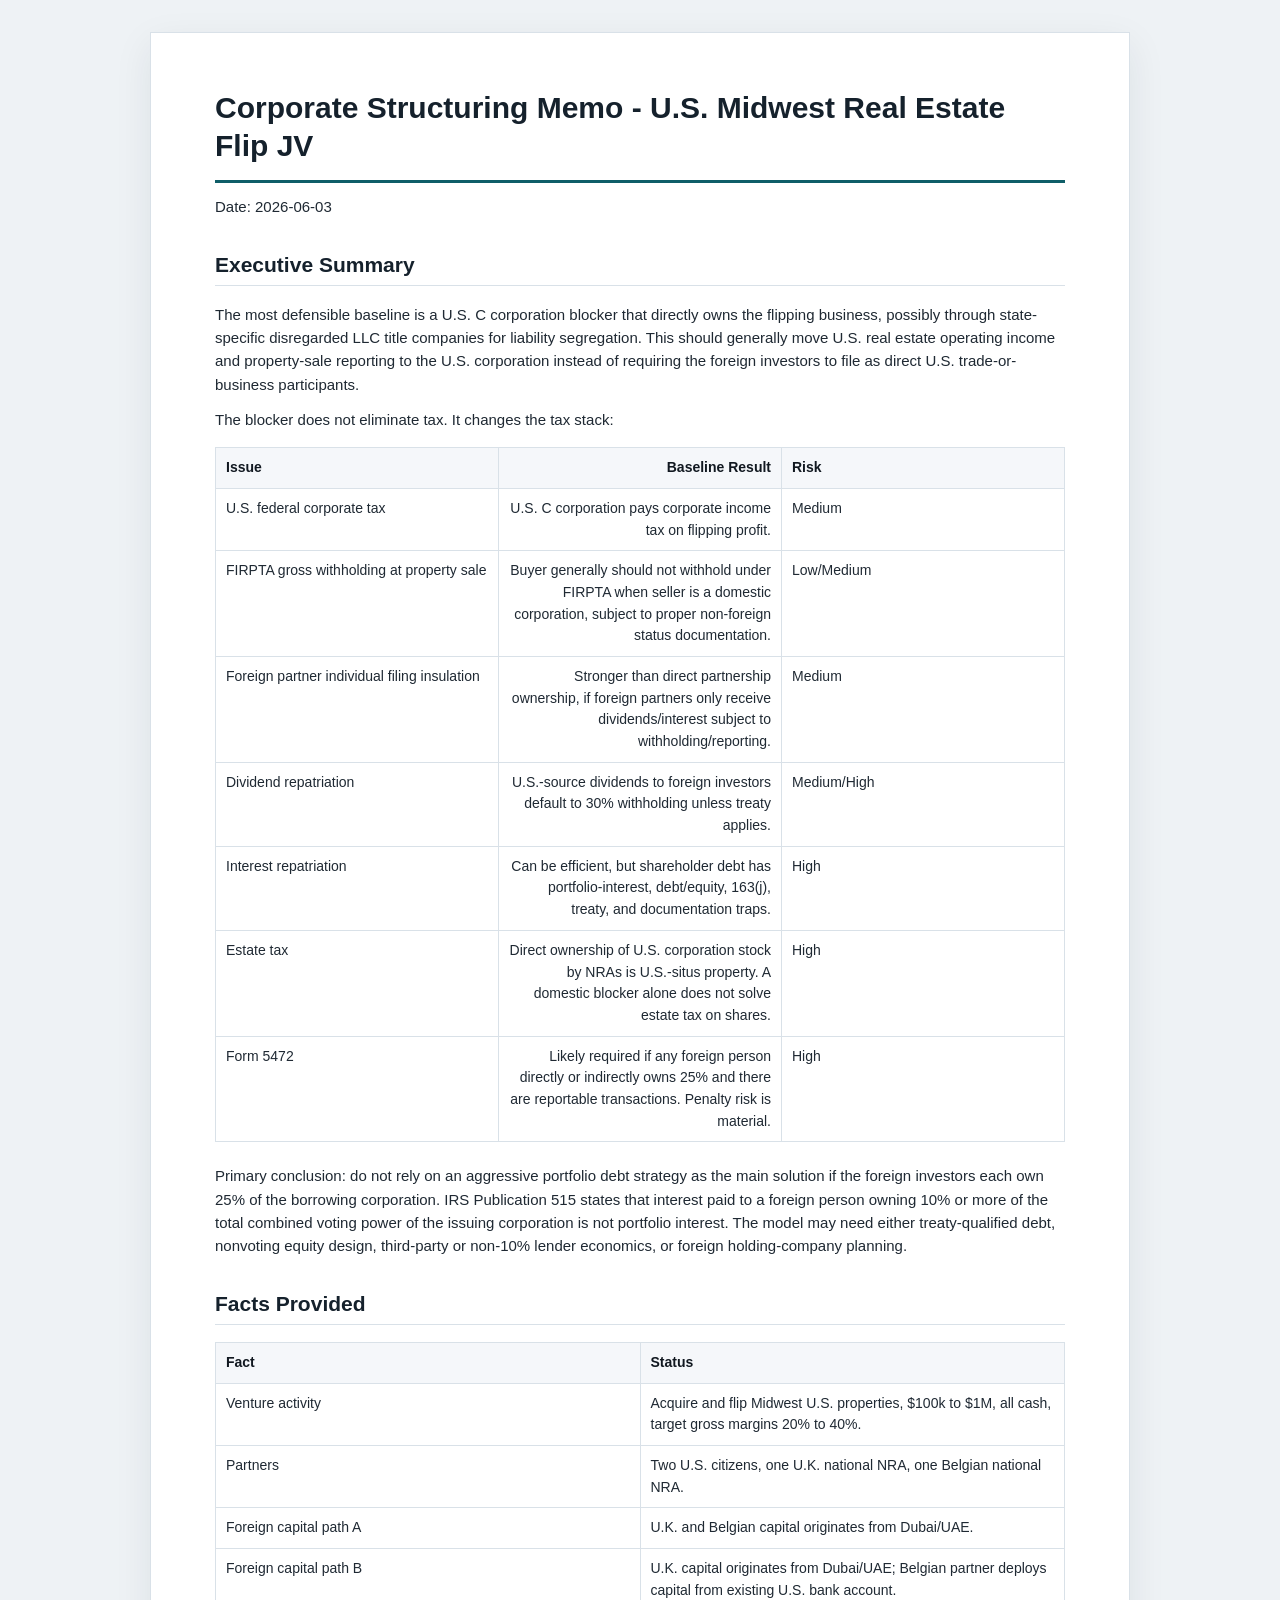
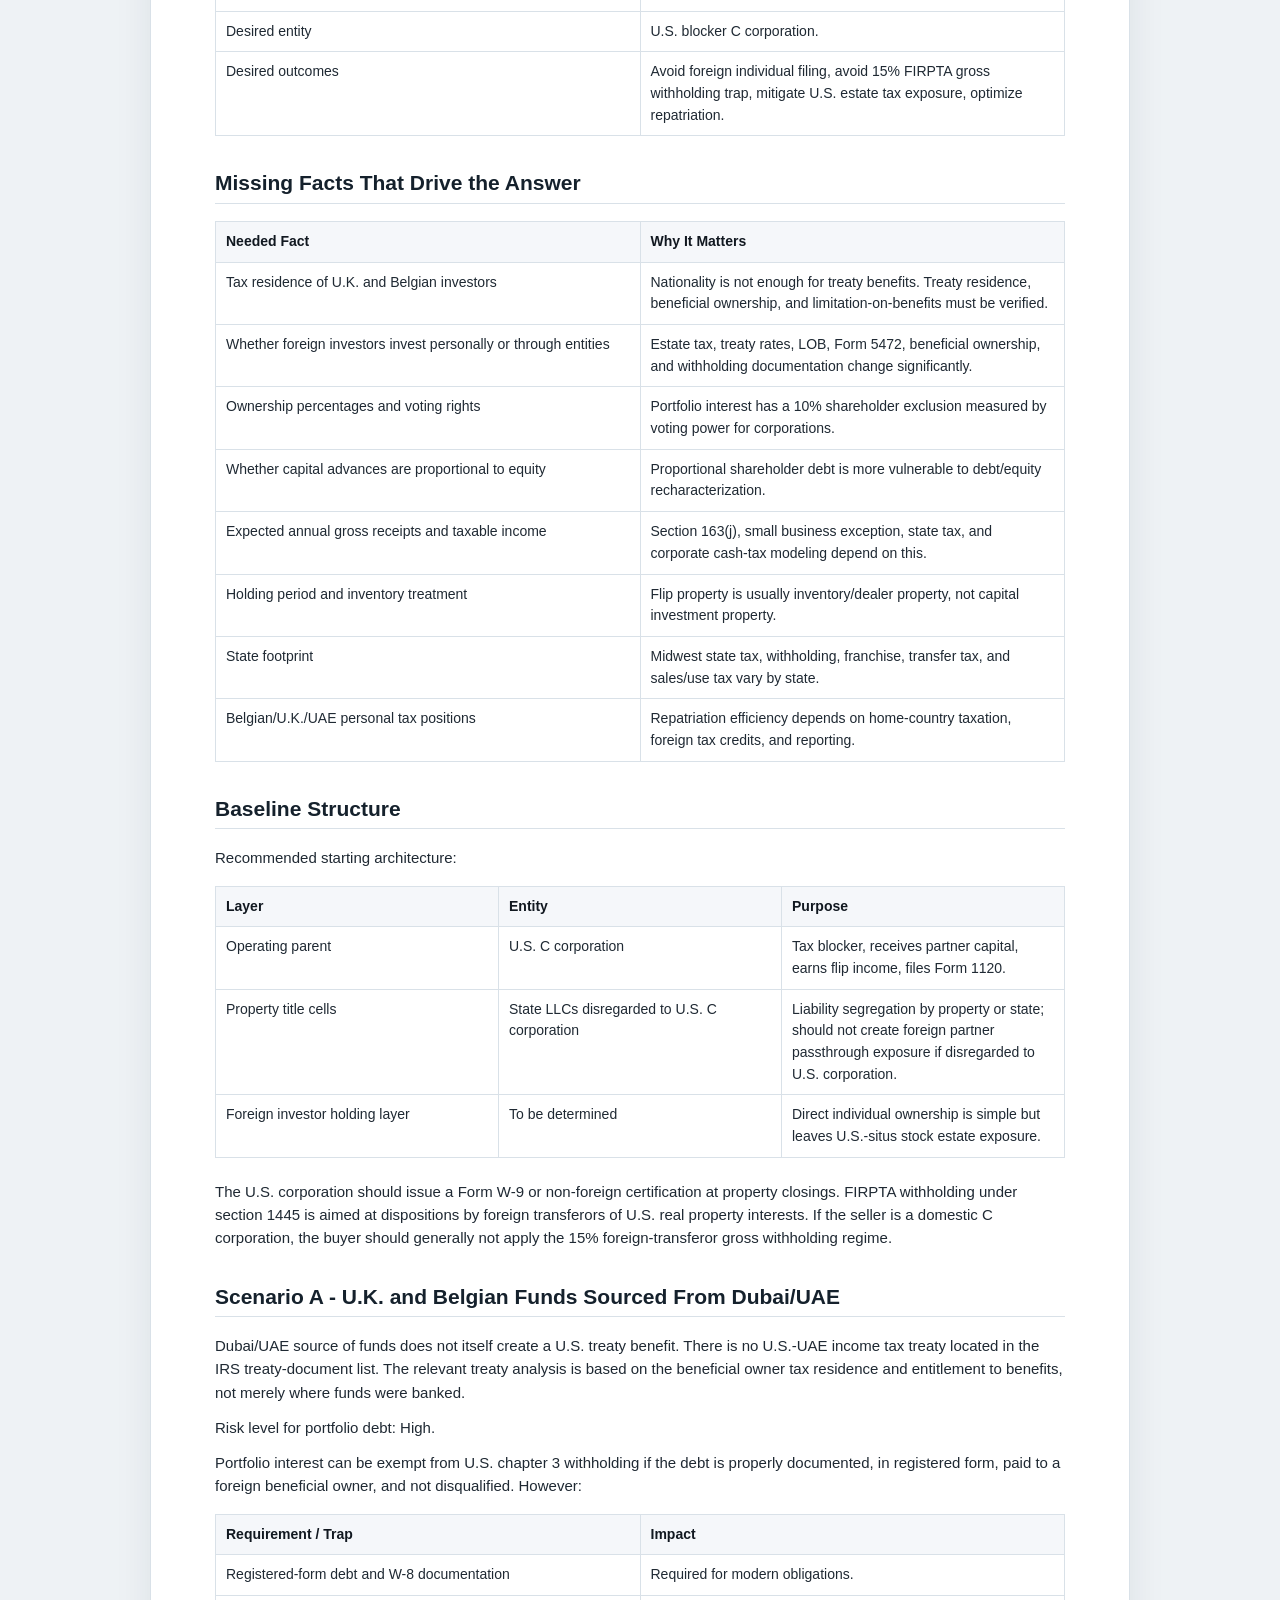
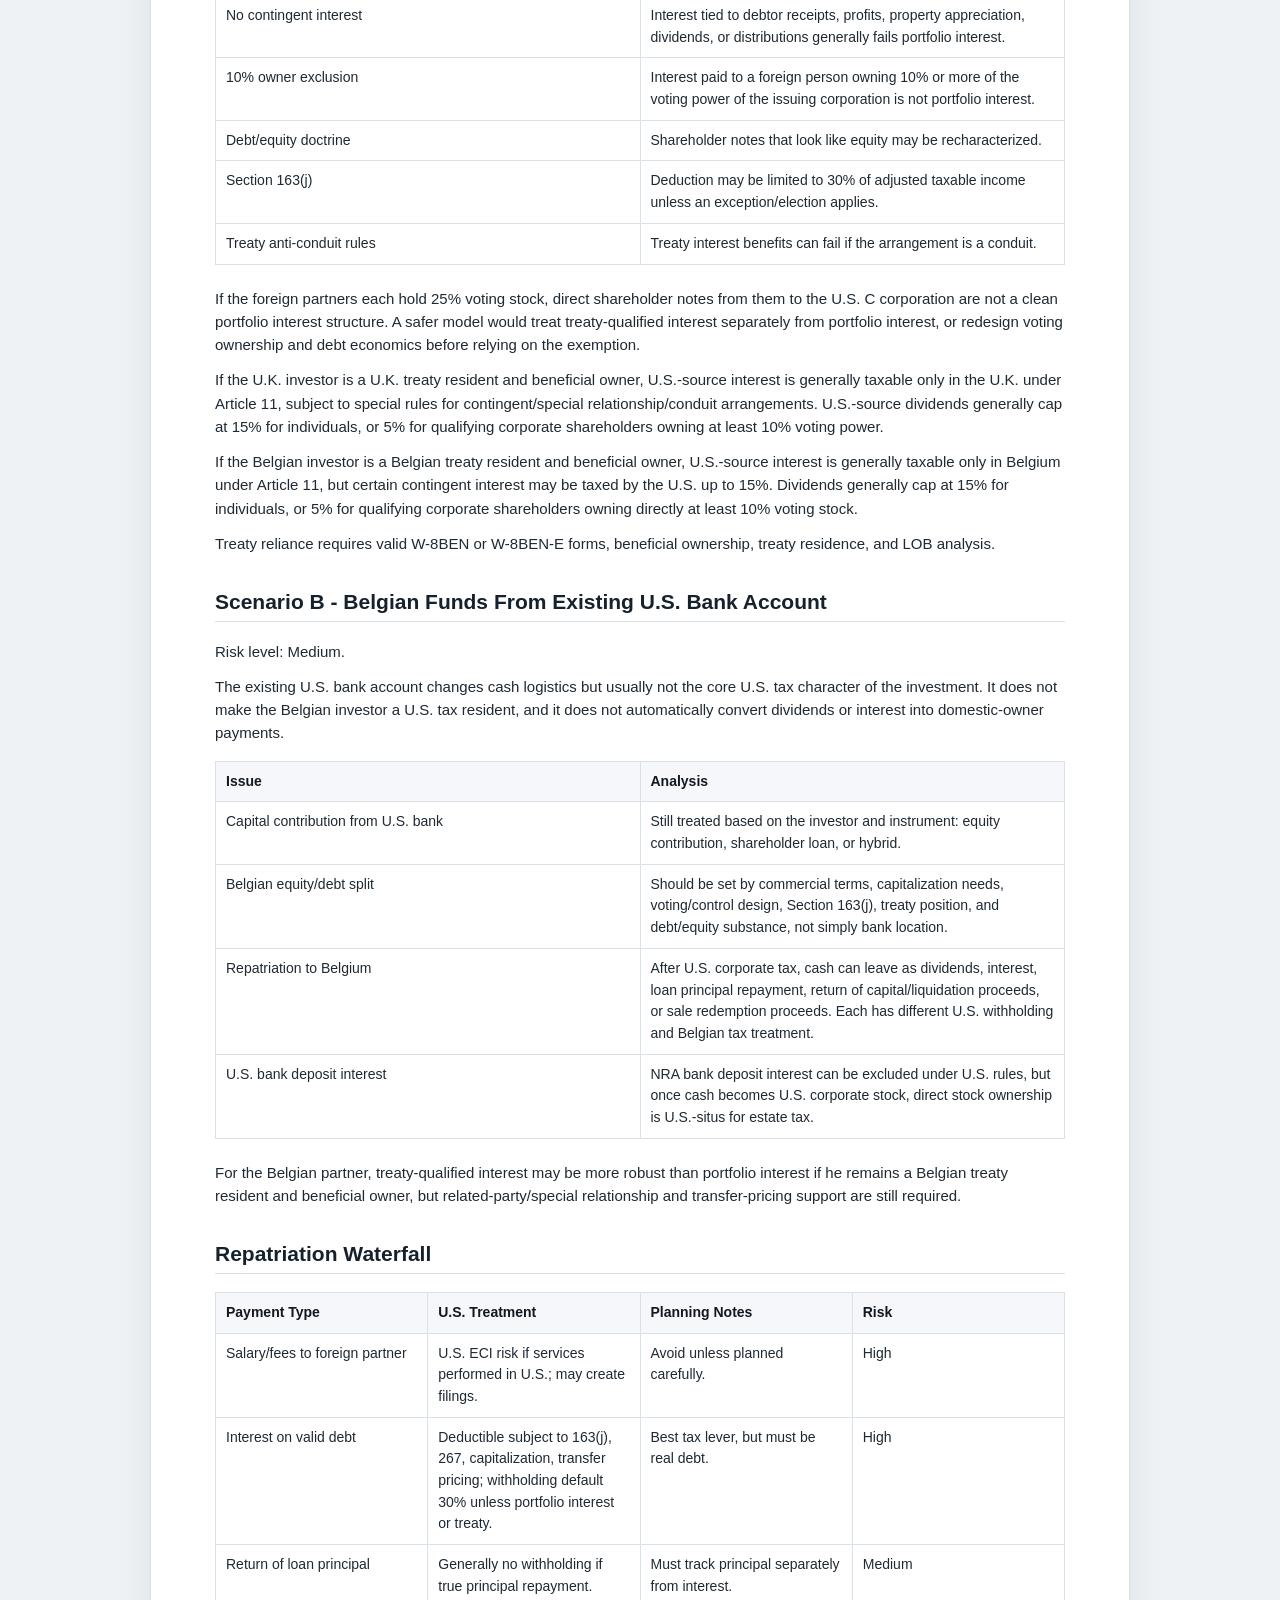
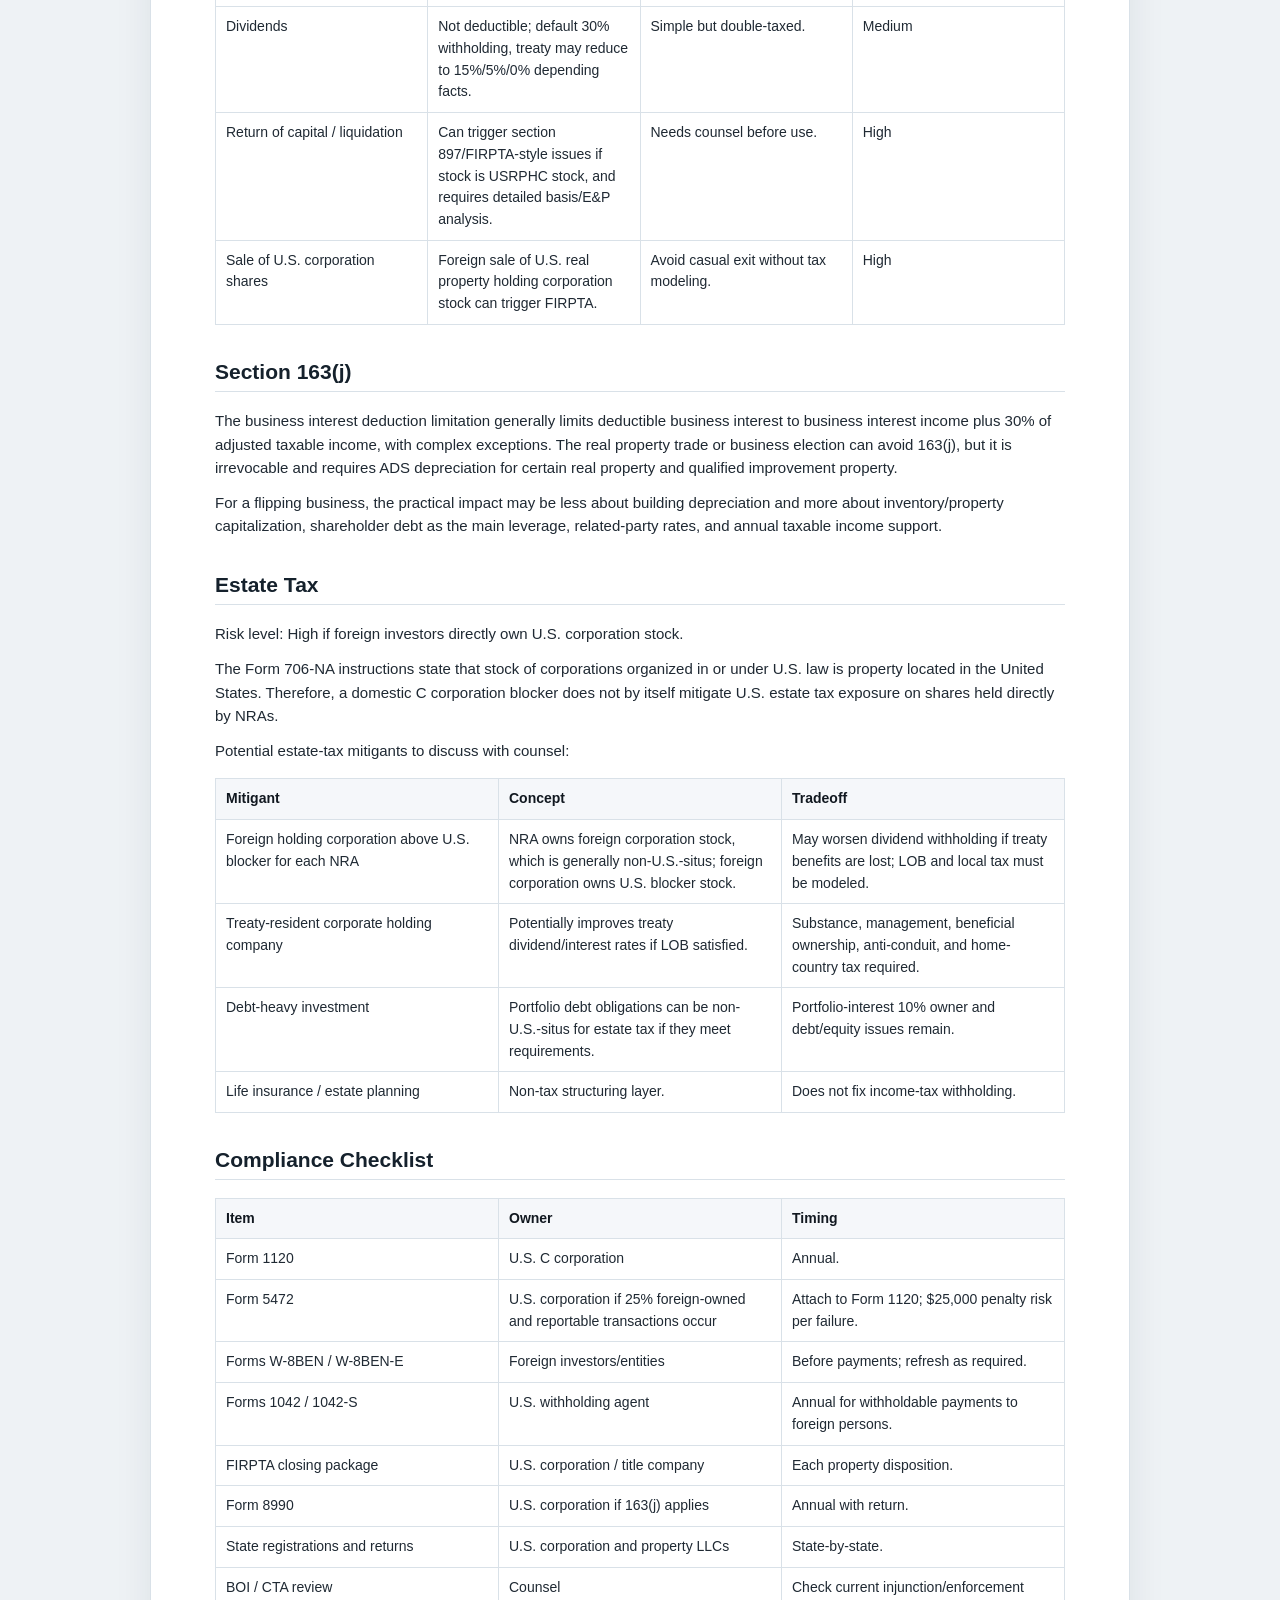
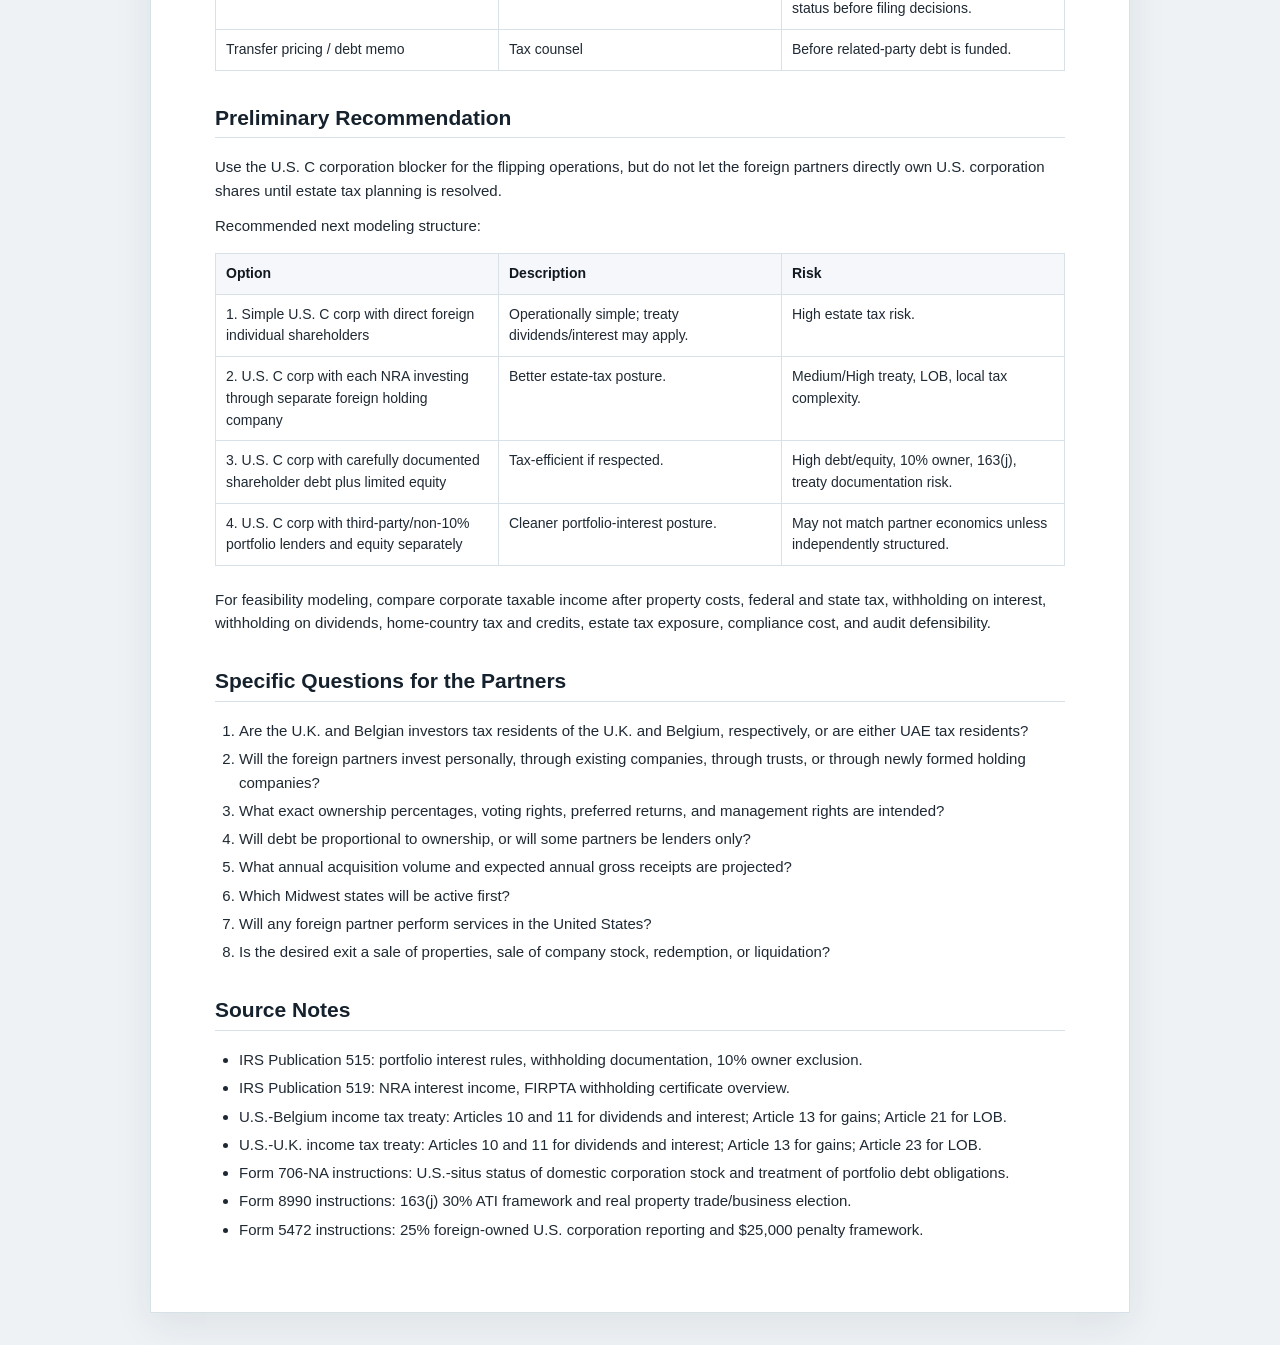
<file: research/real-estate-jv-tax-2026-06-03/structuring-memo.html>
<!doctype html>
<html lang="en">
<head>
  <meta charset="utf-8">
  <meta name="viewport" content="width=device-width, initial-scale=1">
  <title>Corporate Structuring Memo - U.S. Midwest Real Estate Flip JV</title>
  <style>
    :root {
      color-scheme: light;
      --ink: #1f2933;
      --muted: #5c6975;
      --line: #d9e1e8;
      --band: #f5f7fa;
      --accent: #0f5e68;
    }
    * { box-sizing: border-box; }
    body {
      margin: 0;
      background: #eef2f5;
      color: var(--ink);
      font: 15px/1.55 Arial, Helvetica, sans-serif;
    }
    main {
      max-width: 980px;
      margin: 32px auto;
      padding: 56px 64px;
      background: #fff;
      border: 1px solid var(--line);
      box-shadow: 0 12px 36px rgba(31, 41, 51, 0.08);
    }
    h1, h2, h3 { line-height: 1.25; color: #15212c; }
    h1 {
      margin: 0 0 8px;
      padding-bottom: 16px;
      border-bottom: 3px solid var(--accent);
      font-size: 30px;
    }
    h2 {
      margin-top: 34px;
      padding-bottom: 6px;
      border-bottom: 1px solid var(--line);
      font-size: 21px;
    }
    h3 { margin-top: 26px; font-size: 17px; }
    p { margin: 12px 0; }
    strong { color: #111820; }
    table {
      width: 100%;
      border-collapse: collapse;
      margin: 16px 0 22px;
      table-layout: fixed;
      font-size: 14px;
    }
    th, td {
      border: 1px solid var(--line);
      padding: 9px 10px;
      vertical-align: top;
      overflow-wrap: anywhere;
    }
    th {
      background: var(--band);
      color: #111820;
      text-align: left;
      font-weight: 700;
    }
    td[align="right"], th[align="right"] { text-align: right; }
    ul, ol { padding-left: 24px; }
    li { margin: 5px 0; }
    code {
      background: #f1f4f7;
      border: 1px solid #dce4ea;
      border-radius: 4px;
      padding: 1px 4px;
      font-family: ui-monospace, SFMono-Regular, Menlo, Consolas, monospace;
      font-size: 0.92em;
    }
    a { color: var(--accent); }
    @media print {
      body { background: #fff; }
      main {
        max-width: none;
        margin: 0;
        padding: 0;
        border: 0;
        box-shadow: none;
      }
      h2 { break-after: avoid; }
      table { break-inside: avoid; }
      a { color: inherit; text-decoration: none; }
    }
    @page { margin: 0.65in; }
  </style>
</head>
<body>
  <main>
    <h1>Corporate Structuring Memo - U.S. Midwest Real Estate Flip JV</h1>
    <p>Date: 2026-06-03</p>
    <h2>Executive Summary</h2>
    <p>The most defensible baseline is a U.S. C corporation blocker that directly owns the flipping business, possibly through state-specific disregarded LLC title companies for liability segregation. This should generally move U.S. real estate operating income and property-sale reporting to the U.S. corporation instead of requiring the foreign investors to file as direct U.S. trade-or-business participants.</p>
    <p>The blocker does not eliminate tax. It changes the tax stack:</p>
    <table>
    <thead>
    <tr>
    <th>Issue</th>
    <th align="right">Baseline Result</th>
    <th>Risk</th>
    </tr>
    </thead>
    <tbody><tr>
    <td>U.S. federal corporate tax</td>
    <td align="right">U.S. C corporation pays corporate income tax on flipping profit.</td>
    <td>Medium</td>
    </tr>
    <tr>
    <td>FIRPTA gross withholding at property sale</td>
    <td align="right">Buyer generally should not withhold under FIRPTA when seller is a domestic corporation, subject to proper non-foreign status documentation.</td>
    <td>Low/Medium</td>
    </tr>
    <tr>
    <td>Foreign partner individual filing insulation</td>
    <td align="right">Stronger than direct partnership ownership, if foreign partners only receive dividends/interest subject to withholding/reporting.</td>
    <td>Medium</td>
    </tr>
    <tr>
    <td>Dividend repatriation</td>
    <td align="right">U.S.-source dividends to foreign investors default to 30% withholding unless treaty applies.</td>
    <td>Medium/High</td>
    </tr>
    <tr>
    <td>Interest repatriation</td>
    <td align="right">Can be efficient, but shareholder debt has portfolio-interest, debt/equity, 163(j), treaty, and documentation traps.</td>
    <td>High</td>
    </tr>
    <tr>
    <td>Estate tax</td>
    <td align="right">Direct ownership of U.S. corporation stock by NRAs is U.S.-situs property. A domestic blocker alone does not solve estate tax on shares.</td>
    <td>High</td>
    </tr>
    <tr>
    <td>Form 5472</td>
    <td align="right">Likely required if any foreign person directly or indirectly owns 25% and there are reportable transactions. Penalty risk is material.</td>
    <td>High</td>
    </tr>
    </tbody></table>
    <p>Primary conclusion: do not rely on an aggressive portfolio debt strategy as the main solution if the foreign investors each own 25% of the borrowing corporation. IRS Publication 515 states that interest paid to a foreign person owning 10% or more of the total combined voting power of the issuing corporation is not portfolio interest. The model may need either treaty-qualified debt, nonvoting equity design, third-party or non-10% lender economics, or foreign holding-company planning.</p>
    <h2>Facts Provided</h2>
    <table>
    <thead>
    <tr>
    <th>Fact</th>
    <th>Status</th>
    </tr>
    </thead>
    <tbody><tr>
    <td>Venture activity</td>
    <td>Acquire and flip Midwest U.S. properties, $100k to $1M, all cash, target gross margins 20% to 40%.</td>
    </tr>
    <tr>
    <td>Partners</td>
    <td>Two U.S. citizens, one U.K. national NRA, one Belgian national NRA.</td>
    </tr>
    <tr>
    <td>Foreign capital path A</td>
    <td>U.K. and Belgian capital originates from Dubai/UAE.</td>
    </tr>
    <tr>
    <td>Foreign capital path B</td>
    <td>U.K. capital originates from Dubai/UAE; Belgian partner deploys capital from existing U.S. bank account.</td>
    </tr>
    <tr>
    <td>Desired entity</td>
    <td>U.S. blocker C corporation.</td>
    </tr>
    <tr>
    <td>Desired outcomes</td>
    <td>Avoid foreign individual filing, avoid 15% FIRPTA gross withholding trap, mitigate U.S. estate tax exposure, optimize repatriation.</td>
    </tr>
    </tbody></table>
    <h2>Missing Facts That Drive the Answer</h2>
    <table>
    <thead>
    <tr>
    <th>Needed Fact</th>
    <th>Why It Matters</th>
    </tr>
    </thead>
    <tbody><tr>
    <td>Tax residence of U.K. and Belgian investors</td>
    <td>Nationality is not enough for treaty benefits. Treaty residence, beneficial ownership, and limitation-on-benefits must be verified.</td>
    </tr>
    <tr>
    <td>Whether foreign investors invest personally or through entities</td>
    <td>Estate tax, treaty rates, LOB, Form 5472, beneficial ownership, and withholding documentation change significantly.</td>
    </tr>
    <tr>
    <td>Ownership percentages and voting rights</td>
    <td>Portfolio interest has a 10% shareholder exclusion measured by voting power for corporations.</td>
    </tr>
    <tr>
    <td>Whether capital advances are proportional to equity</td>
    <td>Proportional shareholder debt is more vulnerable to debt/equity recharacterization.</td>
    </tr>
    <tr>
    <td>Expected annual gross receipts and taxable income</td>
    <td>Section 163(j), small business exception, state tax, and corporate cash-tax modeling depend on this.</td>
    </tr>
    <tr>
    <td>Holding period and inventory treatment</td>
    <td>Flip property is usually inventory/dealer property, not capital investment property.</td>
    </tr>
    <tr>
    <td>State footprint</td>
    <td>Midwest state tax, withholding, franchise, transfer tax, and sales/use tax vary by state.</td>
    </tr>
    <tr>
    <td>Belgian/U.K./UAE personal tax positions</td>
    <td>Repatriation efficiency depends on home-country taxation, foreign tax credits, and reporting.</td>
    </tr>
    </tbody></table>
    <h2>Baseline Structure</h2>
    <p>Recommended starting architecture:</p>
    <table>
    <thead>
    <tr>
    <th>Layer</th>
    <th>Entity</th>
    <th>Purpose</th>
    </tr>
    </thead>
    <tbody><tr>
    <td>Operating parent</td>
    <td>U.S. C corporation</td>
    <td>Tax blocker, receives partner capital, earns flip income, files Form 1120.</td>
    </tr>
    <tr>
    <td>Property title cells</td>
    <td>State LLCs disregarded to U.S. C corporation</td>
    <td>Liability segregation by property or state; should not create foreign partner passthrough exposure if disregarded to U.S. corporation.</td>
    </tr>
    <tr>
    <td>Foreign investor holding layer</td>
    <td>To be determined</td>
    <td>Direct individual ownership is simple but leaves U.S.-situs stock estate exposure.</td>
    </tr>
    </tbody></table>
    <p>The U.S. corporation should issue a Form W-9 or non-foreign certification at property closings. FIRPTA withholding under section 1445 is aimed at dispositions by foreign transferors of U.S. real property interests. If the seller is a domestic C corporation, the buyer should generally not apply the 15% foreign-transferor gross withholding regime.</p>
    <h2>Scenario A - U.K. and Belgian Funds Sourced From Dubai/UAE</h2>
    <p>Dubai/UAE source of funds does not itself create a U.S. treaty benefit. There is no U.S.-UAE income tax treaty located in the IRS treaty-document list. The relevant treaty analysis is based on the beneficial owner tax residence and entitlement to benefits, not merely where funds were banked.</p>
    <p>Risk level for portfolio debt: High.</p>
    <p>Portfolio interest can be exempt from U.S. chapter 3 withholding if the debt is properly documented, in registered form, paid to a foreign beneficial owner, and not disqualified. However:</p>
    <table>
    <thead>
    <tr>
    <th>Requirement / Trap</th>
    <th>Impact</th>
    </tr>
    </thead>
    <tbody><tr>
    <td>Registered-form debt and W-8 documentation</td>
    <td>Required for modern obligations.</td>
    </tr>
    <tr>
    <td>No contingent interest</td>
    <td>Interest tied to debtor receipts, profits, property appreciation, dividends, or distributions generally fails portfolio interest.</td>
    </tr>
    <tr>
    <td>10% owner exclusion</td>
    <td>Interest paid to a foreign person owning 10% or more of the voting power of the issuing corporation is not portfolio interest.</td>
    </tr>
    <tr>
    <td>Debt/equity doctrine</td>
    <td>Shareholder notes that look like equity may be recharacterized.</td>
    </tr>
    <tr>
    <td>Section 163(j)</td>
    <td>Deduction may be limited to 30% of adjusted taxable income unless an exception/election applies.</td>
    </tr>
    <tr>
    <td>Treaty anti-conduit rules</td>
    <td>Treaty interest benefits can fail if the arrangement is a conduit.</td>
    </tr>
    </tbody></table>
    <p>If the foreign partners each hold 25% voting stock, direct shareholder notes from them to the U.S. C corporation are not a clean portfolio interest structure. A safer model would treat treaty-qualified interest separately from portfolio interest, or redesign voting ownership and debt economics before relying on the exemption.</p>
    <p>If the U.K. investor is a U.K. treaty resident and beneficial owner, U.S.-source interest is generally taxable only in the U.K. under Article 11, subject to special rules for contingent/special relationship/conduit arrangements. U.S.-source dividends generally cap at 15% for individuals, or 5% for qualifying corporate shareholders owning at least 10% voting power.</p>
    <p>If the Belgian investor is a Belgian treaty resident and beneficial owner, U.S.-source interest is generally taxable only in Belgium under Article 11, but certain contingent interest may be taxed by the U.S. up to 15%. Dividends generally cap at 15% for individuals, or 5% for qualifying corporate shareholders owning directly at least 10% voting stock.</p>
    <p>Treaty reliance requires valid W-8BEN or W-8BEN-E forms, beneficial ownership, treaty residence, and LOB analysis.</p>
    <h2>Scenario B - Belgian Funds From Existing U.S. Bank Account</h2>
    <p>Risk level: Medium.</p>
    <p>The existing U.S. bank account changes cash logistics but usually not the core U.S. tax character of the investment. It does not make the Belgian investor a U.S. tax resident, and it does not automatically convert dividends or interest into domestic-owner payments.</p>
    <table>
    <thead>
    <tr>
    <th>Issue</th>
    <th>Analysis</th>
    </tr>
    </thead>
    <tbody><tr>
    <td>Capital contribution from U.S. bank</td>
    <td>Still treated based on the investor and instrument: equity contribution, shareholder loan, or hybrid.</td>
    </tr>
    <tr>
    <td>Belgian equity/debt split</td>
    <td>Should be set by commercial terms, capitalization needs, voting/control design, Section 163(j), treaty position, and debt/equity substance, not simply bank location.</td>
    </tr>
    <tr>
    <td>Repatriation to Belgium</td>
    <td>After U.S. corporate tax, cash can leave as dividends, interest, loan principal repayment, return of capital/liquidation proceeds, or sale redemption proceeds. Each has different U.S. withholding and Belgian tax treatment.</td>
    </tr>
    <tr>
    <td>U.S. bank deposit interest</td>
    <td>NRA bank deposit interest can be excluded under U.S. rules, but once cash becomes U.S. corporate stock, direct stock ownership is U.S.-situs for estate tax.</td>
    </tr>
    </tbody></table>
    <p>For the Belgian partner, treaty-qualified interest may be more robust than portfolio interest if he remains a Belgian treaty resident and beneficial owner, but related-party/special relationship and transfer-pricing support are still required.</p>
    <h2>Repatriation Waterfall</h2>
    <table>
    <thead>
    <tr>
    <th>Payment Type</th>
    <th>U.S. Treatment</th>
    <th>Planning Notes</th>
    <th>Risk</th>
    </tr>
    </thead>
    <tbody><tr>
    <td>Salary/fees to foreign partner</td>
    <td>U.S. ECI risk if services performed in U.S.; may create filings.</td>
    <td>Avoid unless planned carefully.</td>
    <td>High</td>
    </tr>
    <tr>
    <td>Interest on valid debt</td>
    <td>Deductible subject to 163(j), 267, capitalization, transfer pricing; withholding default 30% unless portfolio interest or treaty.</td>
    <td>Best tax lever, but must be real debt.</td>
    <td>High</td>
    </tr>
    <tr>
    <td>Return of loan principal</td>
    <td>Generally no withholding if true principal repayment.</td>
    <td>Must track principal separately from interest.</td>
    <td>Medium</td>
    </tr>
    <tr>
    <td>Dividends</td>
    <td>Not deductible; default 30% withholding, treaty may reduce to 15%/5%/0% depending facts.</td>
    <td>Simple but double-taxed.</td>
    <td>Medium</td>
    </tr>
    <tr>
    <td>Return of capital / liquidation</td>
    <td>Can trigger section 897/FIRPTA-style issues if stock is USRPHC stock, and requires detailed basis/E&amp;P analysis.</td>
    <td>Needs counsel before use.</td>
    <td>High</td>
    </tr>
    <tr>
    <td>Sale of U.S. corporation shares</td>
    <td>Foreign sale of U.S. real property holding corporation stock can trigger FIRPTA.</td>
    <td>Avoid casual exit without tax modeling.</td>
    <td>High</td>
    </tr>
    </tbody></table>
    <h2>Section 163(j)</h2>
    <p>The business interest deduction limitation generally limits deductible business interest to business interest income plus 30% of adjusted taxable income, with complex exceptions. The real property trade or business election can avoid 163(j), but it is irrevocable and requires ADS depreciation for certain real property and qualified improvement property.</p>
    <p>For a flipping business, the practical impact may be less about building depreciation and more about inventory/property capitalization, shareholder debt as the main leverage, related-party rates, and annual taxable income support.</p>
    <h2>Estate Tax</h2>
    <p>Risk level: High if foreign investors directly own U.S. corporation stock.</p>
    <p>The Form 706-NA instructions state that stock of corporations organized in or under U.S. law is property located in the United States. Therefore, a domestic C corporation blocker does not by itself mitigate U.S. estate tax exposure on shares held directly by NRAs.</p>
    <p>Potential estate-tax mitigants to discuss with counsel:</p>
    <table>
    <thead>
    <tr>
    <th>Mitigant</th>
    <th>Concept</th>
    <th>Tradeoff</th>
    </tr>
    </thead>
    <tbody><tr>
    <td>Foreign holding corporation above U.S. blocker for each NRA</td>
    <td>NRA owns foreign corporation stock, which is generally non-U.S.-situs; foreign corporation owns U.S. blocker stock.</td>
    <td>May worsen dividend withholding if treaty benefits are lost; LOB and local tax must be modeled.</td>
    </tr>
    <tr>
    <td>Treaty-resident corporate holding company</td>
    <td>Potentially improves treaty dividend/interest rates if LOB satisfied.</td>
    <td>Substance, management, beneficial ownership, anti-conduit, and home-country tax required.</td>
    </tr>
    <tr>
    <td>Debt-heavy investment</td>
    <td>Portfolio debt obligations can be non-U.S.-situs for estate tax if they meet requirements.</td>
    <td>Portfolio-interest 10% owner and debt/equity issues remain.</td>
    </tr>
    <tr>
    <td>Life insurance / estate planning</td>
    <td>Non-tax structuring layer.</td>
    <td>Does not fix income-tax withholding.</td>
    </tr>
    </tbody></table>
    <h2>Compliance Checklist</h2>
    <table>
    <thead>
    <tr>
    <th>Item</th>
    <th>Owner</th>
    <th>Timing</th>
    </tr>
    </thead>
    <tbody><tr>
    <td>Form 1120</td>
    <td>U.S. C corporation</td>
    <td>Annual.</td>
    </tr>
    <tr>
    <td>Form 5472</td>
    <td>U.S. corporation if 25% foreign-owned and reportable transactions occur</td>
    <td>Attach to Form 1120; $25,000 penalty risk per failure.</td>
    </tr>
    <tr>
    <td>Forms W-8BEN / W-8BEN-E</td>
    <td>Foreign investors/entities</td>
    <td>Before payments; refresh as required.</td>
    </tr>
    <tr>
    <td>Forms 1042 / 1042-S</td>
    <td>U.S. withholding agent</td>
    <td>Annual for withholdable payments to foreign persons.</td>
    </tr>
    <tr>
    <td>FIRPTA closing package</td>
    <td>U.S. corporation / title company</td>
    <td>Each property disposition.</td>
    </tr>
    <tr>
    <td>Form 8990</td>
    <td>U.S. corporation if 163(j) applies</td>
    <td>Annual with return.</td>
    </tr>
    <tr>
    <td>State registrations and returns</td>
    <td>U.S. corporation and property LLCs</td>
    <td>State-by-state.</td>
    </tr>
    <tr>
    <td>BOI / CTA review</td>
    <td>Counsel</td>
    <td>Check current injunction/enforcement status before filing decisions.</td>
    </tr>
    <tr>
    <td>Transfer pricing / debt memo</td>
    <td>Tax counsel</td>
    <td>Before related-party debt is funded.</td>
    </tr>
    </tbody></table>
    <h2>Preliminary Recommendation</h2>
    <p>Use the U.S. C corporation blocker for the flipping operations, but do not let the foreign partners directly own U.S. corporation shares until estate tax planning is resolved.</p>
    <p>Recommended next modeling structure:</p>
    <table>
    <thead>
    <tr>
    <th>Option</th>
    <th>Description</th>
    <th>Risk</th>
    </tr>
    </thead>
    <tbody><tr>
    <td>1. Simple U.S. C corp with direct foreign individual shareholders</td>
    <td>Operationally simple; treaty dividends/interest may apply.</td>
    <td>High estate tax risk.</td>
    </tr>
    <tr>
    <td>2. U.S. C corp with each NRA investing through separate foreign holding company</td>
    <td>Better estate-tax posture.</td>
    <td>Medium/High treaty, LOB, local tax complexity.</td>
    </tr>
    <tr>
    <td>3. U.S. C corp with carefully documented shareholder debt plus limited equity</td>
    <td>Tax-efficient if respected.</td>
    <td>High debt/equity, 10% owner, 163(j), treaty documentation risk.</td>
    </tr>
    <tr>
    <td>4. U.S. C corp with third-party/non-10% portfolio lenders and equity separately</td>
    <td>Cleaner portfolio-interest posture.</td>
    <td>May not match partner economics unless independently structured.</td>
    </tr>
    </tbody></table>
    <p>For feasibility modeling, compare corporate taxable income after property costs, federal and state tax, withholding on interest, withholding on dividends, home-country tax and credits, estate tax exposure, compliance cost, and audit defensibility.</p>
    <h2>Specific Questions for the Partners</h2>
    <ol>
    <li>Are the U.K. and Belgian investors tax residents of the U.K. and Belgium, respectively, or are either UAE tax residents?</li>
    <li>Will the foreign partners invest personally, through existing companies, through trusts, or through newly formed holding companies?</li>
    <li>What exact ownership percentages, voting rights, preferred returns, and management rights are intended?</li>
    <li>Will debt be proportional to ownership, or will some partners be lenders only?</li>
    <li>What annual acquisition volume and expected annual gross receipts are projected?</li>
    <li>Which Midwest states will be active first?</li>
    <li>Will any foreign partner perform services in the United States?</li>
    <li>Is the desired exit a sale of properties, sale of company stock, redemption, or liquidation?</li>
    </ol>
    <h2>Source Notes</h2>
    <ul>
    <li>IRS Publication 515: portfolio interest rules, withholding documentation, 10% owner exclusion.</li>
    <li>IRS Publication 519: NRA interest income, FIRPTA withholding certificate overview.</li>
    <li>U.S.-Belgium income tax treaty: Articles 10 and 11 for dividends and interest; Article 13 for gains; Article 21 for LOB.</li>
    <li>U.S.-U.K. income tax treaty: Articles 10 and 11 for dividends and interest; Article 13 for gains; Article 23 for LOB.</li>
    <li>Form 706-NA instructions: U.S.-situs status of domestic corporation stock and treatment of portfolio debt obligations.</li>
    <li>Form 8990 instructions: 163(j) 30% ATI framework and real property trade/business election.</li>
    <li>Form 5472 instructions: 25% foreign-owned U.S. corporation reporting and $25,000 penalty framework.</li>
    </ul>
    
  </main>
</body>
</html>
</file>
<file: assets/styles.css>
:root {
  color-scheme: light;
  --ink: #17202a;
  --muted: #5f6c7b;
  --line: #d9e0e7;
  --panel: #ffffff;
  --accent: #0f766e;
  --accent-strong: #115e59;
  --danger: #a33a2a;
  --shadow: 0 14px 35px rgba(23, 32, 42, 0.08);
}

* {
  box-sizing: border-box;
}

body {
  margin: 0;
  font-family: Inter, ui-sans-serif, system-ui, -apple-system, BlinkMacSystemFont, "Segoe UI", sans-serif;
  color: var(--ink);
  background: #fbfcfd;
}

a {
  color: var(--accent-strong);
  text-decoration: none;
}

a:hover {
  text-decoration: underline;
}

.topbar {
  position: sticky;
  top: 0;
  z-index: 10;
  display: flex;
  justify-content: space-between;
  gap: 20px;
  align-items: center;
  padding: 18px clamp(18px, 4vw, 48px);
  background: rgba(255, 255, 255, 0.94);
  border-bottom: 1px solid var(--line);
  backdrop-filter: blur(14px);
}

.topbar h1 {
  margin: 2px 0 0;
  font-size: clamp(22px, 3vw, 34px);
  line-height: 1.05;
}

.eyebrow {
  margin: 0;
  color: var(--accent-strong);
  font-weight: 700;
  font-size: 12px;
  text-transform: uppercase;
  letter-spacing: 0;
}

nav {
  display: flex;
  gap: 8px;
  flex-wrap: wrap;
  justify-content: flex-end;
}

nav a,
button {
  min-height: 38px;
  border: 1px solid var(--line);
  border-radius: 8px;
  padding: 8px 12px;
  background: #fff;
  color: var(--ink);
  font: inherit;
  font-weight: 650;
  cursor: pointer;
}

button:hover,
nav a:hover {
  border-color: var(--accent);
  text-decoration: none;
}

main {
  width: min(1440px, 100%);
  margin: 0 auto;
}

.summary-band,
.comparison-band,
.documents-band,
.debt-band {
  padding: 34px clamp(18px, 4vw, 48px);
}

.summary-band {
  display: grid;
  grid-template-columns: 1fr;
  gap: 22px;
  align-items: start;
  border-bottom: 1px solid var(--line);
  background: linear-gradient(180deg, #ffffff 0%, #f4f7f8 100%);
}

.summary-band h2,
.section-title h2 {
  margin: 3px 0 0;
  font-size: clamp(26px, 4vw, 46px);
  line-height: 1.04;
}

.summary-band p {
  max-width: 760px;
  color: var(--muted);
  font-size: 17px;
  line-height: 1.55;
}

.section-title p:not(.eyebrow) {
  max-width: 850px;
  color: var(--muted);
  line-height: 1.55;
}

.metric-strip {
  display: grid;
  grid-template-columns: repeat(4, minmax(0, 1fr));
  gap: 12px;
}

.comparable-metrics {
  max-width: 100%;
}

.metric-strip div,
.result-grid article,
.compare-grid article {
  background: var(--panel);
  border: 1px solid var(--line);
  border-radius: 8px;
  box-shadow: var(--shadow);
}

.metric-strip div {
  padding: 16px;
}

.metric-strip span,
.result-grid span,
.status-row span {
  display: block;
  color: var(--muted);
  font-size: 12px;
  font-weight: 700;
  text-transform: uppercase;
  letter-spacing: 0;
}

.metric-strip strong {
  display: block;
  margin-top: 8px;
  font-size: clamp(20px, 2.2vw, 28px);
}

.layout {
  display: grid;
  grid-template-columns: 390px minmax(0, 1fr);
  align-items: start;
  gap: 22px;
  padding: 28px clamp(18px, 4vw, 48px);
}

.control-panel {
  position: sticky;
  top: 94px;
  background: var(--panel);
  border: 1px solid var(--line);
  border-radius: 8px;
  box-shadow: var(--shadow);
  padding: 18px;
}

.panel-head {
  display: flex;
  justify-content: space-between;
  gap: 12px;
  align-items: center;
  margin-bottom: 12px;
}

.panel-head h2 {
  margin: 0;
  font-size: 22px;
}

fieldset {
  border: 0;
  border-top: 1px solid var(--line);
  margin: 0;
  padding: 16px 0;
}

legend {
  padding-right: 10px;
  color: var(--ink);
  font-weight: 750;
}

label {
  display: grid;
  gap: 6px;
  margin: 9px 0;
  color: var(--muted);
  font-size: 13px;
  font-weight: 700;
}

.field-note {
  margin: 6px 0 0;
  color: var(--muted);
  font-size: 13px;
  line-height: 1.45;
}

input,
select {
  width: 100%;
  min-height: 40px;
  border: 1px solid var(--line);
  border-radius: 8px;
  padding: 8px 10px;
  background: #fff;
  color: var(--ink);
  font: inherit;
}

input:focus,
select:focus {
  outline: 2px solid rgba(15, 118, 110, 0.2);
  border-color: var(--accent);
}

.two-col {
  display: grid;
  grid-template-columns: repeat(2, minmax(0, 1fr));
  gap: 10px;
}

.three-col {
  display: grid;
  grid-template-columns: repeat(3, minmax(0, 1fr));
  gap: 10px;
}

.check-row {
  grid-template-columns: 18px 1fr;
  align-items: center;
  color: var(--ink);
  font-weight: 650;
}

.check-row input {
  min-height: auto;
}

.workspace {
  min-width: 0;
}

.status-row {
  display: flex;
  justify-content: space-between;
  gap: 16px;
  align-items: center;
  min-height: 54px;
  padding: 12px 16px;
  border: 1px solid var(--line);
  border-radius: 8px;
  background: #fff;
}

.status-row strong {
  font-size: 22px;
}

.warning {
  margin: 0;
  color: var(--danger);
  font-weight: 700;
}

.owners {
  display: grid;
  grid-template-columns: repeat(4, minmax(180px, 1fr));
  gap: 12px;
  margin: 14px 0;
}

.owner-card {
  border: 1px solid var(--line);
  border-radius: 8px;
  background: #fff;
  padding: 14px;
}

.owner-card h3 {
  margin: 0 0 10px;
  font-size: 17px;
}

.owner-card p {
  min-height: 38px;
  margin: 0 0 10px;
  color: var(--muted);
  font-size: 13px;
  line-height: 1.45;
}

.owner-card label {
  margin-bottom: 0;
}

.result-grid {
  display: grid;
  grid-template-columns: repeat(4, minmax(0, 1fr));
  gap: 12px;
  margin: 14px 0;
}

.result-grid article {
  padding: 16px;
}

.result-grid strong {
  display: block;
  margin-top: 8px;
  font-size: 24px;
}

.table-wrap {
  overflow-x: auto;
  border: 1px solid var(--line);
  border-radius: 8px;
  background: #fff;
}

table {
  width: 100%;
  border-collapse: collapse;
  min-width: 880px;
}

caption {
  padding: 14px 16px;
  text-align: left;
  font-weight: 800;
}

th,
td {
  padding: 12px 14px;
  border-top: 1px solid var(--line);
  text-align: left;
  vertical-align: top;
}

th {
  background: #eef4f3;
  font-size: 12px;
  text-transform: uppercase;
  letter-spacing: 0;
}

td.num {
  text-align: right;
  font-variant-numeric: tabular-nums;
}

.comparison-band {
  border-top: 1px solid var(--line);
  background: #f6f8fa;
}

.debt-band {
  border-top: 1px solid var(--line);
  background: #ffffff;
}

.debt-layout {
  display: grid;
  grid-template-columns: 430px minmax(0, 1fr);
  gap: 22px;
  align-items: start;
}

.debt-panel {
  top: 94px;
}

.debt-results {
  grid-template-columns: repeat(4, minmax(0, 1fr));
}

.debt-detail-grid {
  margin-top: 16px;
}

.project-economics-grid {
  display: grid;
  grid-template-columns: repeat(2, minmax(0, 1fr));
  gap: 16px;
  margin-top: 16px;
}

.project-economics-grid article {
  border: 1px solid var(--line);
  border-radius: 8px;
  background: #fff;
  padding: 20px;
}

.project-economics-grid h3 {
  margin: 0 0 8px;
  font-size: 20px;
}

.risk-list {
  display: grid;
  gap: 10px;
  margin: 16px 0 0;
  padding: 0;
  list-style: none;
}

.risk-list li {
  border-left: 4px solid var(--line);
  padding: 10px 12px;
  background: #f8fafb;
  color: var(--muted);
  font-weight: 650;
  line-height: 1.4;
}

.risk-list li.ok {
  border-left-color: var(--accent);
  color: var(--ink);
}

.risk-list li.risk {
  border-left-color: var(--danger);
  color: var(--danger);
  background: #fff7f5;
}

.section-title {
  margin-bottom: 18px;
}

.compare-grid {
  display: grid;
  grid-template-columns: repeat(2, minmax(0, 1fr));
  gap: 16px;
}

.compare-grid article {
  padding: 20px;
}

.compare-grid h3 {
  margin: 0 0 8px;
  font-size: 20px;
}

.compare-grid p {
  color: var(--muted);
}

dl {
  display: grid;
  grid-template-columns: minmax(0, 1fr) auto;
  gap: 10px 16px;
  margin: 16px 0 0;
}

dt {
  color: var(--muted);
  font-weight: 700;
}

dd {
  margin: 0;
  font-weight: 800;
  text-align: right;
}

.documents-band {
  background: #fff;
}

.document-grid {
  display: grid;
  grid-template-columns: repeat(4, minmax(0, 1fr));
  gap: 16px;
}

.document-grid article {
  border: 1px solid var(--line);
  border-radius: 8px;
  padding: 16px;
  background: #fff;
}

.document-grid h3 {
  margin: 0 0 12px;
}

.document-grid a {
  display: block;
  padding: 9px 0;
  border-top: 1px solid var(--line);
  font-weight: 650;
}

footer {
  padding: 24px clamp(18px, 4vw, 48px) 42px;
  color: var(--muted);
  border-top: 1px solid var(--line);
}

@media (max-width: 1180px) {
  .layout,
  .debt-layout {
    grid-template-columns: 1fr;
  }

  .control-panel {
    position: static;
  }

  .owners,
  .document-grid {
    grid-template-columns: repeat(2, minmax(0, 1fr));
  }
}

@media (max-width: 760px) {
  .topbar {
    position: static;
    align-items: flex-start;
    flex-direction: column;
  }

  nav {
    justify-content: flex-start;
  }

  .metric-strip,
  .result-grid,
  .compare-grid,
  .project-economics-grid,
  .owners,
  .document-grid,
  .two-col,
  .three-col {
    grid-template-columns: 1fr;
  }

  .status-row {
    align-items: flex-start;
    flex-direction: column;
  }
}
</file>
